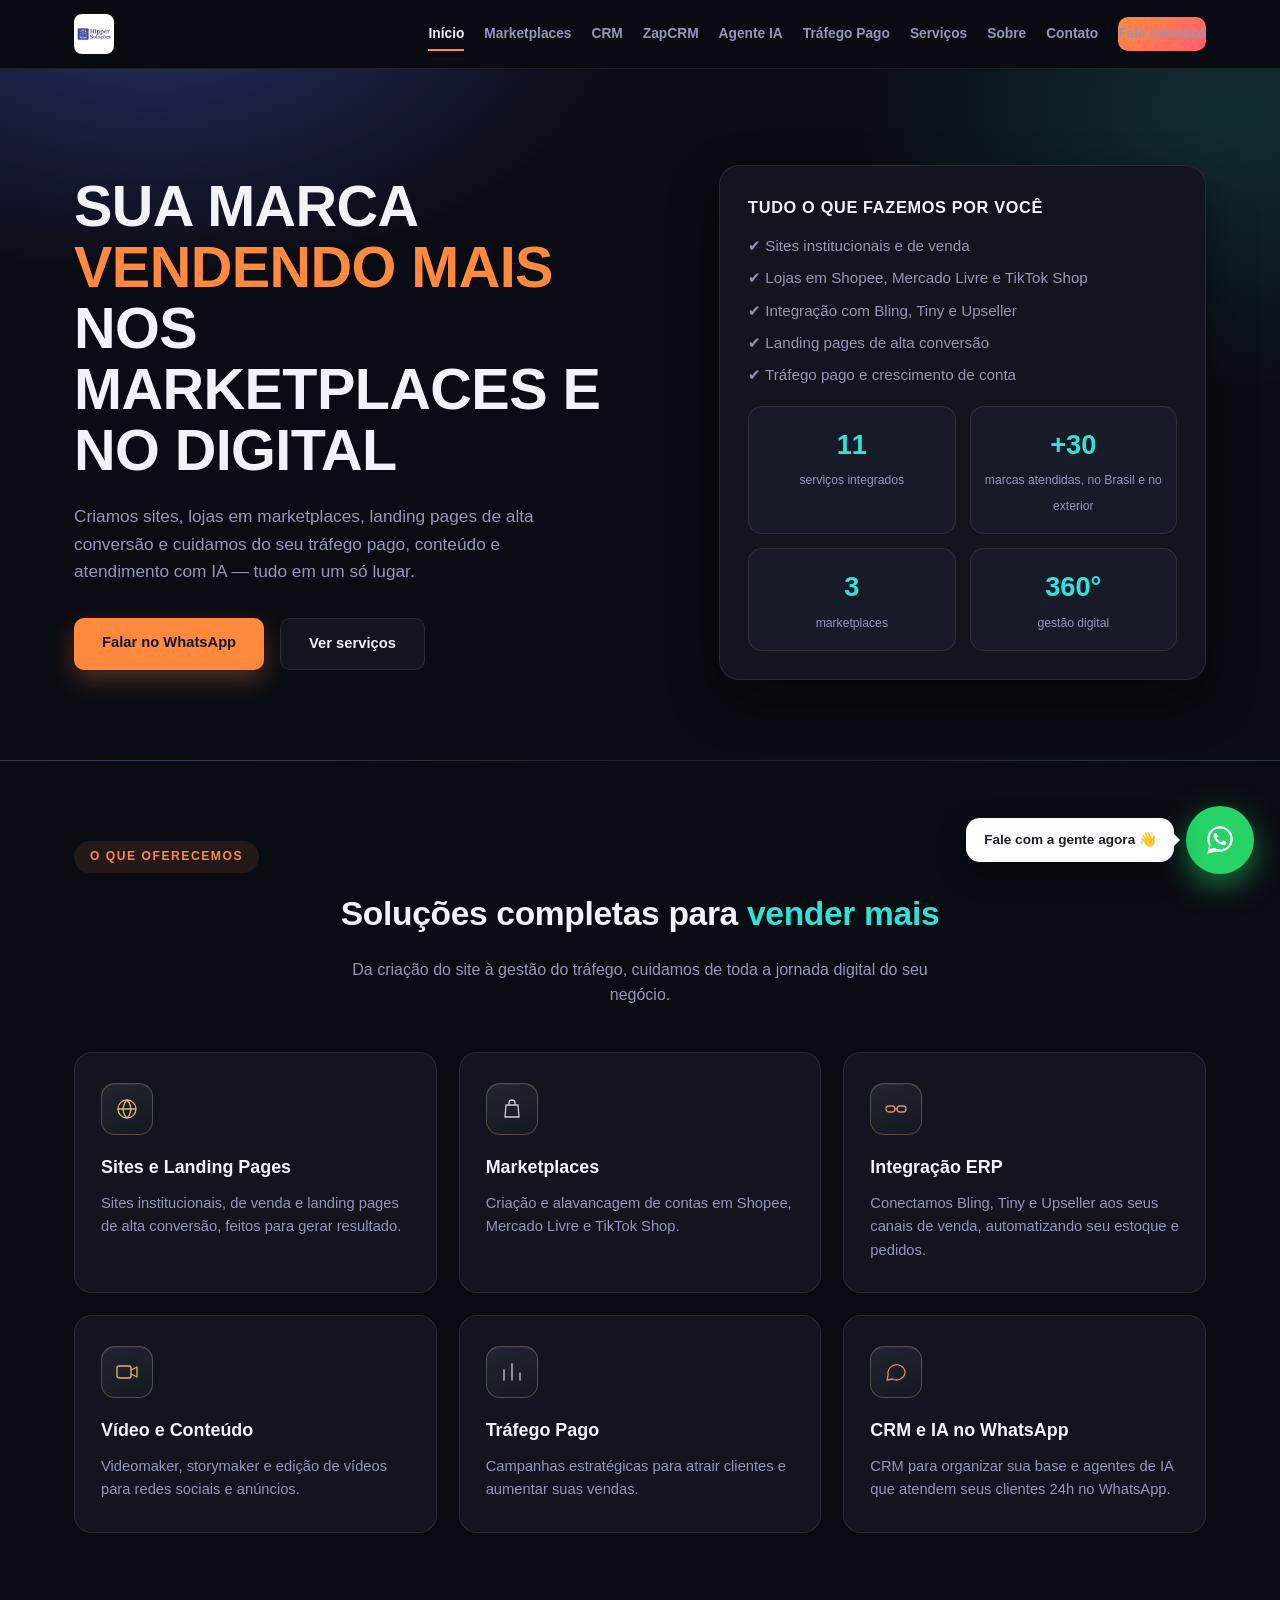
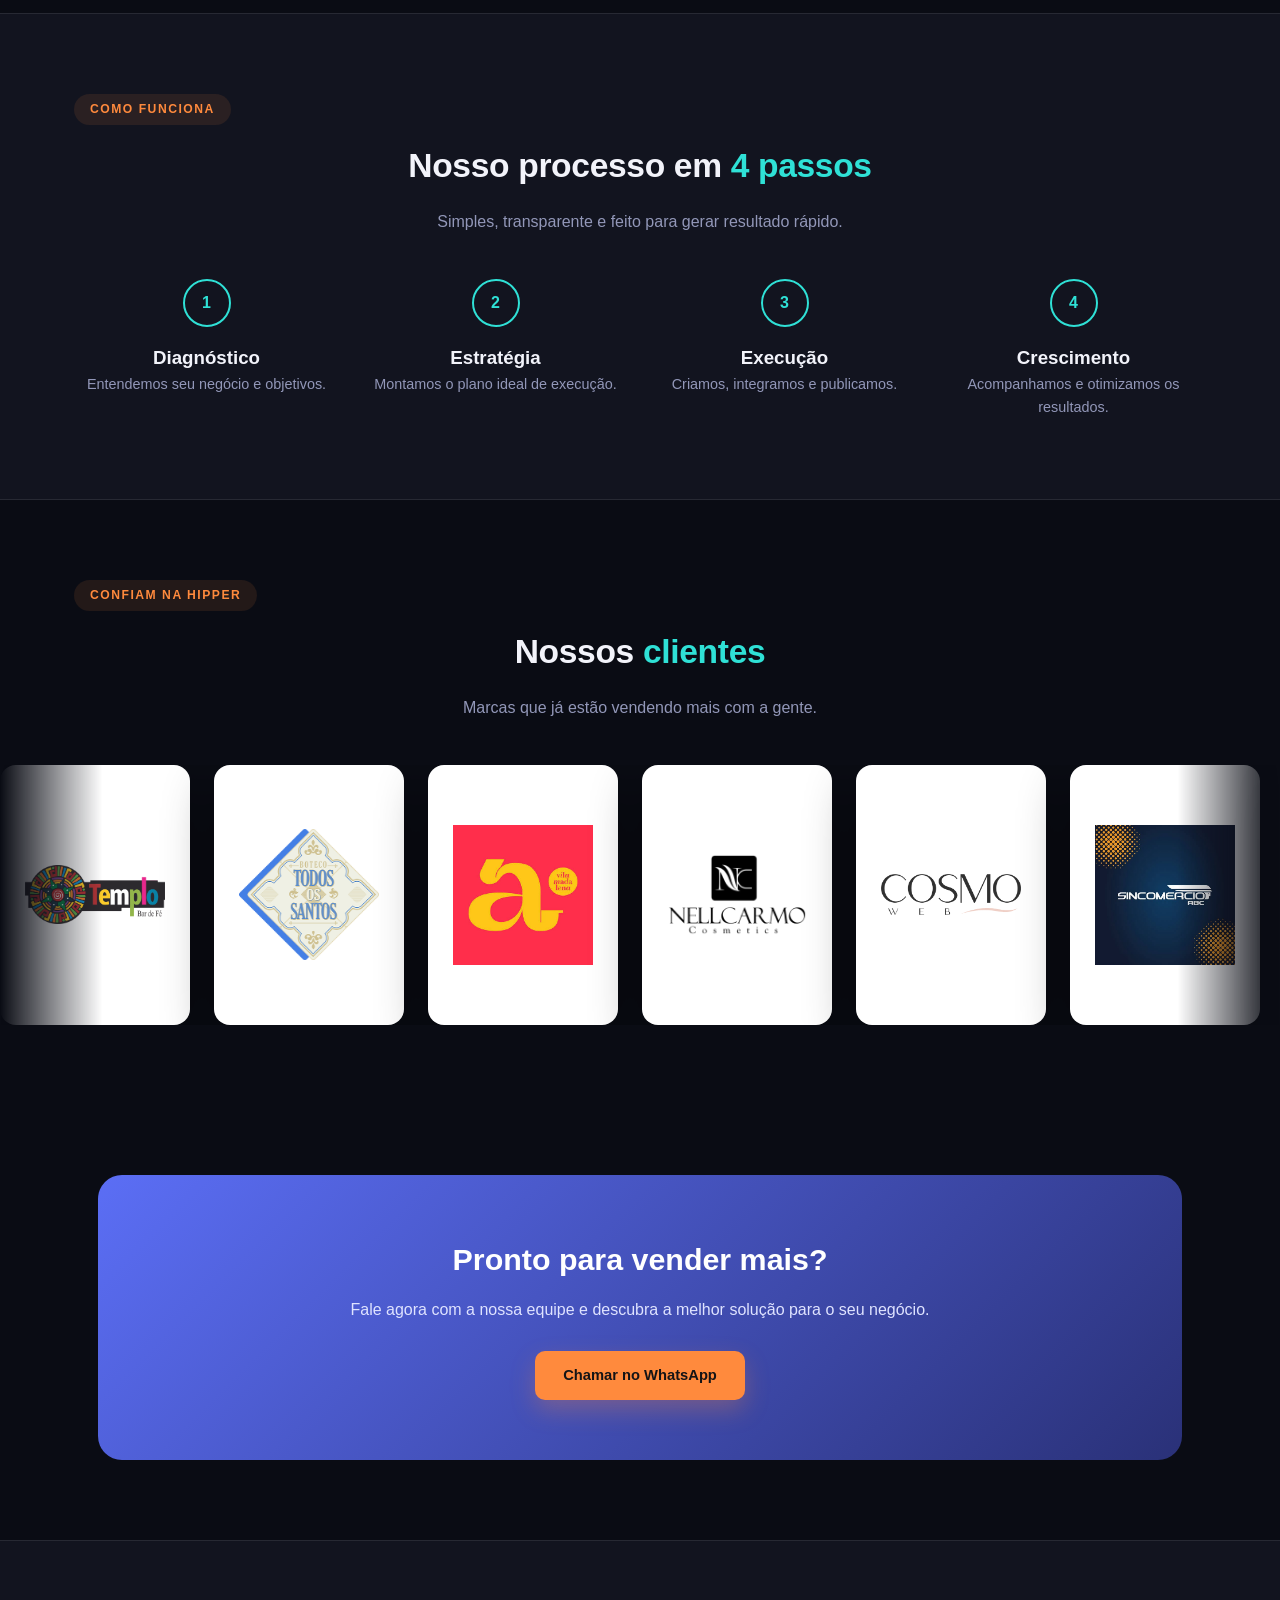
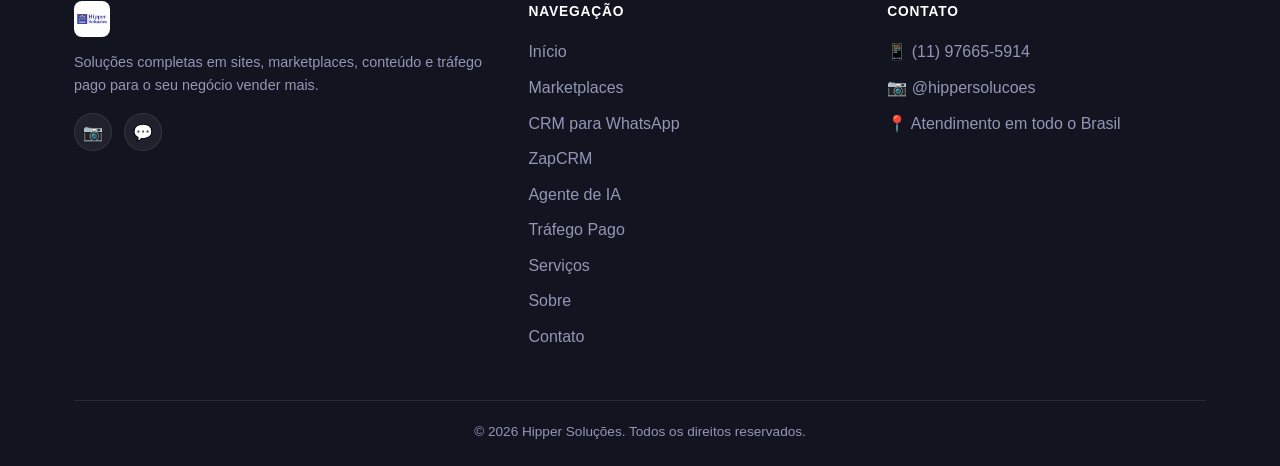
<file: index.html>
<!DOCTYPE html>
<html lang="pt-BR">
<head>
<!-- Google tag (gtag.js) -->
<script async src="https://www.googletagmanager.com/gtag/js?id=G-HLM7G4MR8B"></script>
<script>
  window.dataLayer = window.dataLayer || [];
  function gtag(){dataLayer.push(arguments);}
  gtag("js", new Date());
  gtag("config", "G-HLM7G4MR8B");
</script>
<meta charset="UTF-8">
<meta name="viewport" content="width=device-width, initial-scale=1.0">
<title>Hipper Soluções | Marketplaces, Sites e Tráfego Pago</title>
<meta name="description" content="Hipper Soluções: criação de sites, lojas em marketplaces, integração ERP, landing pages, gestão de tráfego pago, CRM e agentes de IA para WhatsApp.">
<link rel="icon" href="assets/logo.png">
<link rel="stylesheet" href="css/style.css">
</head>
<body>

<header>
  <div class="container navbar">
    <a href="index.html" class="logo">
      <img src="assets/logo.png" alt="Hipper Soluções">
    </a>
    <nav class="nav-links">
      <a href="index.html" class="active">Início</a>
      <a href="marketplaces.html">Marketplaces</a>
      <a href="crm-whatsapp.html">CRM</a>
      <a href="zapcrm.html">ZapCRM</a>
      <a href="ia-whatsapp.html">Agente IA</a>
      <a href="trafego-pago.html">Tráfego Pago</a>
      <a href="servicos.html">Serviços</a>
      <a href="sobre.html">Sobre</a>
      <a href="contato.html">Contato</a>
      <a href="contato.html" class="btn btn-cta">Fale conosco</a>
    </nav>
    <button class="menu-toggle" aria-label="Abrir menu">
      <span></span><span></span><span></span>
    </button>
  </div>
</header>

<section class="hero">
  <div class="container hero-grid">
    <div>
      <h1>Sua marca <span>vendendo mais</span> nos marketplaces e no digital</h1>
      <p>Criamos sites, lojas em marketplaces, landing pages de alta conversão e cuidamos do seu tráfego pago, conteúdo e atendimento com IA — tudo em um só lugar.</p>
      <div class="hero-buttons">
        <a href="https://wa.me/5511976655914" target="_blank" class="btn btn-primary">Falar no WhatsApp</a>
        <a href="servicos.html" class="btn btn-outline">Ver serviços</a>
      </div>
    </div>
    <div class="hero-card">
      <h3>Tudo o que fazemos por você</h3>
      <ul style="color:var(--texto-claro); font-size:.95rem; display:grid; gap:8px;">
        <li>✔ Sites institucionais e de venda</li>
        <li>✔ Lojas em Shopee, Mercado Livre e TikTok Shop</li>
        <li>✔ Integração com Bling, Tiny e Upseller</li>
        <li>✔ Landing pages de alta conversão</li>
        <li>✔ Tráfego pago e crescimento de conta</li>
      </ul>
      <div class="mini-stats">
        <div class="mini-stat"><b>11</b><span>serviços integrados</span></div>
        <div class="mini-stat"><b>+30</b><span>marcas atendidas, no Brasil e no exterior</span></div>
        <div class="mini-stat"><b>3</b><span>marketplaces</span></div>
        <div class="mini-stat"><b>360°</b><span>gestão digital</span></div>
      </div>
    </div>
  </div>
</section>

<section>
  <div class="container">
    <div class="section-tag center">O que oferecemos</div>
    <h2 class="section-title center">Soluções completas para <span>vender mais</span></h2>
    <p class="section-desc center">Da criação do site à gestão do tráfego, cuidamos de toda a jornada digital do seu negócio.</p>

    <div class="grid-3">
      <div class="card">
        <div class="card-icon-luxo icon-ouro">
          <svg viewBox="0 0 24 24" fill="none" stroke="currentColor" stroke-width="1.3" stroke-linecap="round" stroke-linejoin="round"><circle cx="12" cy="12" r="9"/><path d="M3 12h18"/><path d="M12 3c2.5 2.5 3.8 5.6 3.8 9s-1.3 6.5-3.8 9c-2.5-2.5-3.8-5.6-3.8-9s1.3-6.5 3.8-9z"/></svg>
        </div>
        <h3>Sites e Landing Pages</h3>
        <p>Sites institucionais, de venda e landing pages de alta conversão, feitos para gerar resultado.</p>
      </div>
      <div class="card">
        <div class="card-icon-luxo icon-prata">
          <svg viewBox="0 0 24 24" fill="none" stroke="currentColor" stroke-width="1.3" stroke-linecap="round" stroke-linejoin="round"><path d="M6 8h12l1 12H5L6 8z"/><path d="M9 8V6a3 3 0 016 0v2"/></svg>
        </div>
        <h3>Marketplaces</h3>
        <p>Criação e alavancagem de contas em Shopee, Mercado Livre e TikTok Shop.</p>
      </div>
      <div class="card">
        <div class="card-icon-luxo icon-cobre">
          <svg viewBox="0 0 24 24" fill="none" stroke="currentColor" stroke-width="1.3" stroke-linecap="round" stroke-linejoin="round"><rect x="2" y="9" width="9" height="6" rx="3"/><rect x="13" y="9" width="9" height="6" rx="3"/><path d="M11 12h2"/></svg>
        </div>
        <h3>Integração ERP</h3>
        <p>Conectamos Bling, Tiny e Upseller aos seus canais de venda, automatizando seu estoque e pedidos.</p>
      </div>
      <div class="card">
        <div class="card-icon-luxo icon-ouro">
          <svg viewBox="0 0 24 24" fill="none" stroke="currentColor" stroke-width="1.3" stroke-linecap="round" stroke-linejoin="round"><rect x="2" y="6" width="14" height="12" rx="2"/><path d="M16 10l6-3v10l-6-3"/></svg>
        </div>
        <h3>Vídeo e Conteúdo</h3>
        <p>Videomaker, storymaker e edição de vídeos para redes sociais e anúncios.</p>
      </div>
      <div class="card">
        <div class="card-icon-luxo icon-prata">
          <svg viewBox="0 0 24 24" fill="none" stroke="currentColor" stroke-width="1.3" stroke-linecap="round" stroke-linejoin="round"><path d="M4 20V10"/><path d="M12 20V4"/><path d="M20 20v-7"/></svg>
        </div>
        <h3>Tráfego Pago</h3>
        <p>Campanhas estratégicas para atrair clientes e aumentar suas vendas.</p>
      </div>
      <div class="card">
        <div class="card-icon-luxo icon-cobre">
          <svg viewBox="0 0 24 24" fill="none" stroke="currentColor" stroke-width="1.3" stroke-linecap="round" stroke-linejoin="round"><path d="M21 11.5a8.5 8.5 0 01-12.4 7.5L3 20l1.1-5A8.5 8.5 0 1121 11.5z"/></svg>
        </div>
        <h3>CRM e IA no WhatsApp</h3>
        <p>CRM para organizar sua base e agentes de IA que atendem seus clientes 24h no WhatsApp.</p>
      </div>
    </div>
  </div>
</section>

<section style="background:var(--surface); border-top:1px solid var(--linha); border-bottom:1px solid var(--linha);">
  <div class="container">
    <div class="section-tag center">Como funciona</div>
    <h2 class="section-title center">Nosso processo em <span>4 passos</span></h2>
    <p class="section-desc center">Simples, transparente e feito para gerar resultado rápido.</p>
    <div class="processo">
      <div class="processo-item">
        <div class="processo-num">1</div>
        <h3>Diagnóstico</h3>
        <p style="color:var(--texto-claro); font-size:.9rem;">Entendemos seu negócio e objetivos.</p>
      </div>
      <div class="processo-item">
        <div class="processo-num">2</div>
        <h3>Estratégia</h3>
        <p style="color:var(--texto-claro); font-size:.9rem;">Montamos o plano ideal de execução.</p>
      </div>
      <div class="processo-item">
        <div class="processo-num">3</div>
        <h3>Execução</h3>
        <p style="color:var(--texto-claro); font-size:.9rem;">Criamos, integramos e publicamos.</p>
      </div>
      <div class="processo-item">
        <div class="processo-num">4</div>
        <h3>Crescimento</h3>
        <p style="color:var(--texto-claro); font-size:.9rem;">Acompanhamos e otimizamos os resultados.</p>
      </div>
    </div>
  </div>
</section>

<section class="clientes-section">
  <div class="container">
    <div class="section-tag center">Confiam na Hipper</div>
    <h2 class="section-title center">Nossos <span>clientes</span></h2>
    <p class="section-desc center">Marcas que já estão vendendo mais com a gente.</p>
  </div>
  <div class="clientes-marquee">
    <div class="clientes-track">
      <div class="cliente-logo"><img src="assets/cliente-bar-templo.png" alt="Templo Bar de Fé"></div>
      <div class="cliente-logo"><img src="assets/cliente-todos-os-santos.png" alt="Boteco Todos os Santos"></div>
      <div class="cliente-logo"><img src="assets/cliente-praca-a.jpg" alt="Praça A"></div>
      <div class="cliente-logo"><img src="assets/cliente-nellcarmo.png" alt="NellCarmo Cosmetics"></div>
      <div class="cliente-logo"><img src="assets/cliente-cosmoweb.png" alt="Cosmo Web"></div>
      <div class="cliente-logo"><img src="assets/cliente-sincomercio.jpg" alt="Sincomércio ABC"></div>
      <div class="cliente-logo"><img src="assets/cliente-gtwvoip.jpg" alt="GTW VOIP"></div>
      <div class="cliente-logo"><img src="assets/cliente-qsolutions.jpg" alt="Q Solutions"></div>
      <div class="cliente-logo"><img src="assets/cliente-carnau.jpg" alt="Carnau Bar"></div>
      <div class="cliente-logo"><img src="assets/cliente-lupharma.png" alt="Lupharma"></div>
      <div class="cliente-logo"><img src="assets/cliente-lionswig.png" alt="Lionswig"></div>
      <div class="cliente-logo"><img src="assets/cliente-bar-templo.png" alt="Templo Bar de Fé"></div>
      <div class="cliente-logo"><img src="assets/cliente-todos-os-santos.png" alt="Boteco Todos os Santos"></div>
      <div class="cliente-logo"><img src="assets/cliente-praca-a.jpg" alt="Praça A"></div>
      <div class="cliente-logo"><img src="assets/cliente-nellcarmo.png" alt="NellCarmo Cosmetics"></div>
      <div class="cliente-logo"><img src="assets/cliente-cosmoweb.png" alt="Cosmo Web"></div>
      <div class="cliente-logo"><img src="assets/cliente-sincomercio.jpg" alt="Sincomércio ABC"></div>
      <div class="cliente-logo"><img src="assets/cliente-gtwvoip.jpg" alt="GTW VOIP"></div>
      <div class="cliente-logo"><img src="assets/cliente-qsolutions.jpg" alt="Q Solutions"></div>
      <div class="cliente-logo"><img src="assets/cliente-carnau.jpg" alt="Carnau Bar"></div>
      <div class="cliente-logo"><img src="assets/cliente-lupharma.png" alt="Lupharma"></div>
      <div class="cliente-logo"><img src="assets/cliente-lionswig.png" alt="Lionswig"></div>
    </div>
  </div>
</section>



<section>
  <div class="container">
    <div class="cta-banda">
      <h2>Pronto para vender mais?</h2>
      <p>Fale agora com a nossa equipe e descubra a melhor solução para o seu negócio.</p>
      <a href="https://wa.me/5511976655914" target="_blank" class="btn btn-primary">Chamar no WhatsApp</a>
    </div>
  </div>
</section>

<footer>
  <div class="container">
    <div class="footer-grid">
      <div>
        <div class="footer-logo">
          <img src="assets/logo.png" alt="Hipper Soluções">
        </div>
        <p style="font-size:.9rem;">Soluções completas em sites, marketplaces, conteúdo e tráfego pago para o seu negócio vender mais.</p>
        <div class="social-row">
          <a href="https://www.instagram.com/hippersolucoes/" target="_blank" aria-label="Instagram">📷</a>
          <a href="https://wa.me/5511976655914" target="_blank" aria-label="WhatsApp">💬</a>
        </div>
      </div>
      <div>
        <h4>Navegação</h4>
        <ul>
          <li><a href="index.html">Início</a></li>
          <li><a href="marketplaces.html">Marketplaces</a></li>
          <li><a href="crm-whatsapp.html">CRM para WhatsApp</a></li>
          <li><a href="zapcrm.html">ZapCRM</a></li>
          <li><a href="ia-whatsapp.html">Agente de IA</a></li>
          <li><a href="trafego-pago.html">Tráfego Pago</a></li>
          <li><a href="servicos.html">Serviços</a></li>
          <li><a href="sobre.html">Sobre</a></li>
          <li><a href="contato.html">Contato</a></li>
        </ul>
      </div>
      <div>
        <h4>Contato</h4>
        <ul>
          <li>📱 (11) 97665-5914</li>
          <li>📷 @hippersolucoes</li>
          <li>📍 Atendimento em todo o Brasil</li>
        </ul>
      </div>
    </div>
    <div class="footer-bottom">
      © 2026 Hipper Soluções. Todos os direitos reservados.
    </div>
  </div>
</footer>

<div class="whatsapp-widget">
  <div class="whatsapp-bubble">Fale com a gente agora 👋</div>
  <a href="https://wa.me/5511976655914" target="_blank" class="whatsapp-float" aria-label="WhatsApp">
    <svg width="34" height="34" viewBox="0 0 32 32" fill="currentColor"><path d="M16.001 3C9.373 3 4 8.373 4 15c0 2.386.703 4.607 1.912 6.474L4 29l7.727-1.877A11.94 11.94 0 0016 27c6.627 0 12-5.373 12-12S22.628 3 16.001 3zm0 21.818a9.78 9.78 0 01-4.99-1.363l-.358-.213-4.583 1.113 1.127-4.462-.234-.366A9.8 9.8 0 016.182 15c0-5.415 4.404-9.818 9.819-9.818 5.415 0 9.818 4.403 9.818 9.818 0 5.415-4.403 9.818-9.818 9.818zm5.373-7.354c-.294-.147-1.738-.858-2.008-.956-.27-.098-.466-.147-.662.147-.196.294-.759.956-.931 1.152-.171.196-.343.221-.637.074-.294-.147-1.242-.458-2.365-1.462-.874-.78-1.464-1.744-1.636-2.038-.171-.294-.018-.453.129-.6.133-.132.294-.343.441-.515.147-.171.196-.294.294-.49.098-.196.049-.368-.024-.515-.074-.147-.662-1.596-.907-2.186-.239-.573-.482-.495-.662-.504l-.564-.01c-.196 0-.515.074-.784.368-.27.294-1.03 1.006-1.03 2.453 0 1.446 1.055 2.844 1.201 3.04.147.196 2.077 3.17 5.032 4.445.703.303 1.251.484 1.678.62.705.224 1.347.192 1.854.117.566-.085 1.738-.71 1.983-1.395.245-.686.245-1.274.171-1.395-.073-.122-.269-.196-.563-.343z"/></svg>
  </a>
</div>
<script src="js/script.js"></script>
</body>
</html>
</file>
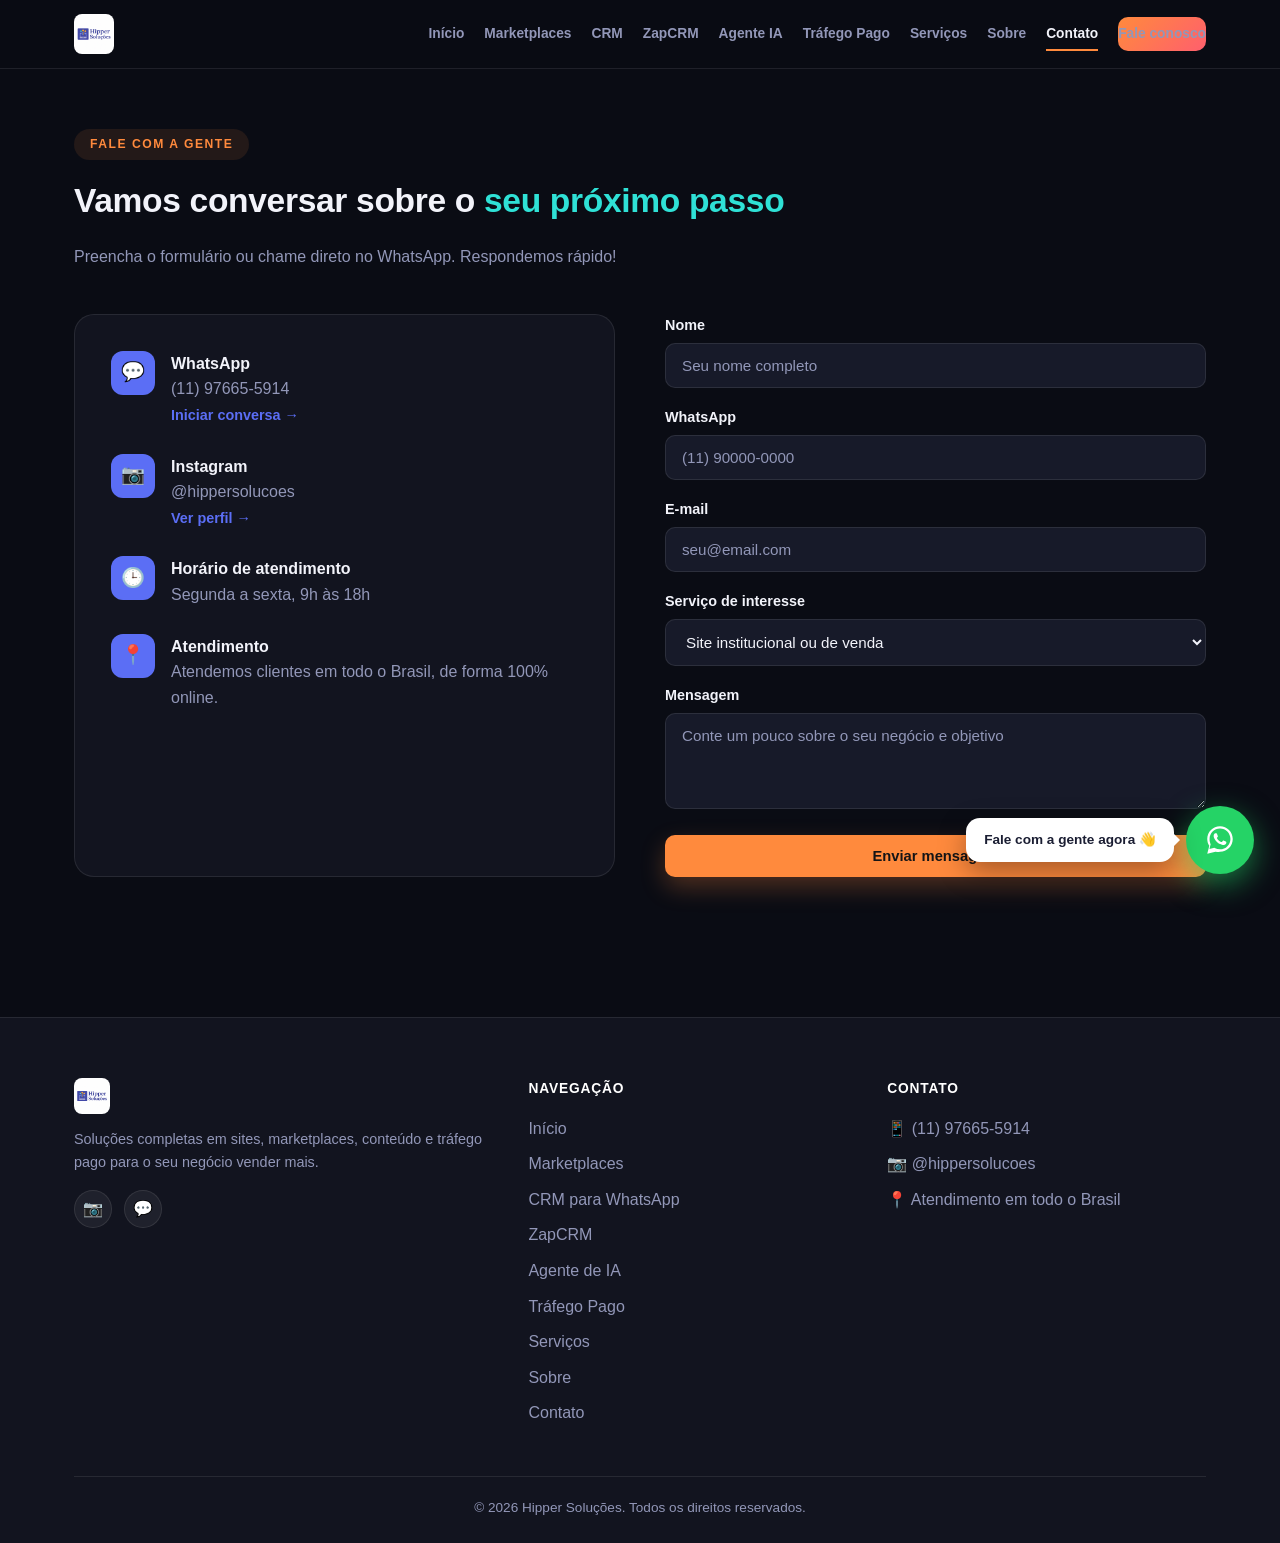
<file: contato.html>
<!DOCTYPE html>
<html lang="pt-BR">
<head>
<!-- Google tag (gtag.js) -->
<script async src="https://www.googletagmanager.com/gtag/js?id=G-HLM7G4MR8B"></script>
<script>
  window.dataLayer = window.dataLayer || [];
  function gtag(){dataLayer.push(arguments);}
  gtag("js", new Date());
  gtag("config", "G-HLM7G4MR8B");
</script>
<meta charset="UTF-8">
<meta name="viewport" content="width=device-width, initial-scale=1.0">
<title>Contato | Hipper Soluções</title>
<link rel="icon" href="assets/logo.png">
<link rel="stylesheet" href="css/style.css">
</head>
<body>

<header>
  <div class="container navbar">
    <a href="index.html" class="logo">
      <img src="assets/logo.png" alt="Hipper Soluções">
    </a>
    <nav class="nav-links">
      <a href="index.html">Início</a>
      <a href="marketplaces.html">Marketplaces</a>
      <a href="crm-whatsapp.html">CRM</a>
      <a href="zapcrm.html">ZapCRM</a>
      <a href="ia-whatsapp.html">Agente IA</a>
      <a href="trafego-pago.html">Tráfego Pago</a>
      <a href="servicos.html">Serviços</a>
      <a href="sobre.html">Sobre</a>
      <a href="contato.html" class="active">Contato</a>
      <a href="contato.html" class="btn btn-cta">Fale conosco</a>
    </nav>
    <button class="menu-toggle" aria-label="Abrir menu">
      <span></span><span></span><span></span>
    </button>
  </div>
</header>

<section style="padding-top:60px;">
  <div class="container">
    <div class="section-tag">Fale com a gente</div>
    <h1 class="section-title">Vamos conversar sobre o <span>seu próximo passo</span></h1>
    <p class="section-desc">Preencha o formulário ou chame direto no WhatsApp. Respondemos rápido!</p>

    <div class="contato-grid">
      <div class="contato-card">
        <div class="contato-info-item">
          <div class="dot">💬</div>
          <div>
            <h3 style="font-size:1rem;">WhatsApp</h3>
            <p style="color:var(--texto-claro);">(11) 97665-5914</p>
            <a href="https://wa.me/5511976655914" target="_blank" style="color:var(--azul-royal); font-weight:600; font-size:.9rem;">Iniciar conversa →</a>
          </div>
        </div>
        <div class="contato-info-item">
          <div class="dot">📷</div>
          <div>
            <h3 style="font-size:1rem;">Instagram</h3>
            <p style="color:var(--texto-claro);">@hippersolucoes</p>
            <a href="https://www.instagram.com/hippersolucoes/" target="_blank" style="color:var(--azul-royal); font-weight:600; font-size:.9rem;">Ver perfil →</a>
          </div>
        </div>
        <div class="contato-info-item">
          <div class="dot">🕒</div>
          <div>
            <h3 style="font-size:1rem;">Horário de atendimento</h3>
            <p style="color:var(--texto-claro);">Segunda a sexta, 9h às 18h</p>
          </div>
        </div>
        <div class="contato-info-item">
          <div class="dot">📍</div>
          <div>
            <h3 style="font-size:1rem;">Atendimento</h3>
            <p style="color:var(--texto-claro);">Atendemos clientes em todo o Brasil, de forma 100% online.</p>
          </div>
        </div>
      </div>

      <div>
        <form class="contato-form">
          <div class="form-group">
            <label for="nome">Nome</label>
            <input type="text" id="nome" name="nome" placeholder="Seu nome completo" required>
          </div>
          <div class="form-group">
            <label for="whatsapp">WhatsApp</label>
            <input type="tel" id="whatsapp" name="whatsapp" placeholder="(11) 90000-0000" required>
          </div>
          <div class="form-group">
            <label for="email">E-mail</label>
            <input type="email" id="email" name="email" placeholder="seu@email.com">
          </div>
          <div class="form-group">
            <label for="servico">Serviço de interesse</label>
            <select id="servico" name="servico">
              <option>Site institucional ou de venda</option>
              <option>Criação de loja em marketplace</option>
              <option>Integração ERP (Bling, Tiny, Upseller)</option>
              <option>Landing page de alta conversão</option>
              <option>Alavancagem de conta em marketplace</option>
              <option>Videomaker / Storymaker / Edição</option>
              <option>Campanhas de tráfego pago</option>
              <option>CRM para WhatsApp</option>
              <option>Agente de IA para WhatsApp</option>
              <option>Outro</option>
            </select>
          </div>
          <div class="form-group">
            <label for="mensagem">Mensagem</label>
            <textarea id="mensagem" name="mensagem" rows="4" placeholder="Conte um pouco sobre o seu negócio e objetivo"></textarea>
          </div>
          <button type="submit" class="btn btn-primary" style="width:100%;">Enviar mensagem</button>
        </form>
      </div>
    </div>
  </div>
</section>

<footer style="margin-top:60px;">
  <div class="container">
    <div class="footer-grid">
      <div>
        <div class="footer-logo">
          <img src="assets/logo.png" alt="Hipper Soluções">
        </div>
        <p style="font-size:.9rem;">Soluções completas em sites, marketplaces, conteúdo e tráfego pago para o seu negócio vender mais.</p>
        <div class="social-row">
          <a href="https://www.instagram.com/hippersolucoes/" target="_blank" aria-label="Instagram">📷</a>
          <a href="https://wa.me/5511976655914" target="_blank" aria-label="WhatsApp">💬</a>
        </div>
      </div>
      <div>
        <h4>Navegação</h4>
        <ul>
          <li><a href="index.html">Início</a></li>
          <li><a href="marketplaces.html">Marketplaces</a></li>
          <li><a href="crm-whatsapp.html">CRM para WhatsApp</a></li>
          <li><a href="zapcrm.html">ZapCRM</a></li>
          <li><a href="ia-whatsapp.html">Agente de IA</a></li>
          <li><a href="trafego-pago.html">Tráfego Pago</a></li>
          <li><a href="servicos.html">Serviços</a></li>
          <li><a href="sobre.html">Sobre</a></li>
          <li><a href="contato.html">Contato</a></li>
        </ul>
      </div>
      <div>
        <h4>Contato</h4>
        <ul>
          <li>📱 (11) 97665-5914</li>
          <li>📷 @hippersolucoes</li>
          <li>📍 Atendimento em todo o Brasil</li>
        </ul>
      </div>
    </div>
    <div class="footer-bottom">
      © 2026 Hipper Soluções. Todos os direitos reservados.
    </div>
  </div>
</footer>

<div class="whatsapp-widget">
  <div class="whatsapp-bubble">Fale com a gente agora 👋</div>
  <a href="https://wa.me/5511976655914" target="_blank" class="whatsapp-float" aria-label="WhatsApp">
    <svg width="34" height="34" viewBox="0 0 32 32" fill="currentColor"><path d="M16.001 3C9.373 3 4 8.373 4 15c0 2.386.703 4.607 1.912 6.474L4 29l7.727-1.877A11.94 11.94 0 0016 27c6.627 0 12-5.373 12-12S22.628 3 16.001 3zm0 21.818a9.78 9.78 0 01-4.99-1.363l-.358-.213-4.583 1.113 1.127-4.462-.234-.366A9.8 9.8 0 016.182 15c0-5.415 4.404-9.818 9.819-9.818 5.415 0 9.818 4.403 9.818 9.818 0 5.415-4.403 9.818-9.818 9.818zm5.373-7.354c-.294-.147-1.738-.858-2.008-.956-.27-.098-.466-.147-.662.147-.196.294-.759.956-.931 1.152-.171.196-.343.221-.637.074-.294-.147-1.242-.458-2.365-1.462-.874-.78-1.464-1.744-1.636-2.038-.171-.294-.018-.453.129-.6.133-.132.294-.343.441-.515.147-.171.196-.294.294-.49.098-.196.049-.368-.024-.515-.074-.147-.662-1.596-.907-2.186-.239-.573-.482-.495-.662-.504l-.564-.01c-.196 0-.515.074-.784.368-.27.294-1.03 1.006-1.03 2.453 0 1.446 1.055 2.844 1.201 3.04.147.196 2.077 3.17 5.032 4.445.703.303 1.251.484 1.678.62.705.224 1.347.192 1.854.117.566-.085 1.738-.71 1.983-1.395.245-.686.245-1.274.171-1.395-.073-.122-.269-.196-.563-.343z"/></svg>
  </a>
</div>
<script src="js/script.js"></script>
<script>
  document.querySelector('.contato-form').addEventListener('submit', function(e){
    e.preventDefault();
    const nome = document.getElementById('nome').value;
    const servico = document.getElementById('servico').value;
    const mensagem = document.getElementById('mensagem').value;
    const texto = encodeURIComponent(`Olá! Meu nome é ${nome}. Tenho interesse em: ${servico}. ${mensagem}`);
    if (typeof gtag === 'function') gtag('event', 'whatsapp_click', {pagina: 'contato.html', origem: 'formulario'});
    window.open(`https://wa.me/5511976655914?text=${texto}`, '_blank');
  });
</script>
</body>
</html>
</file>
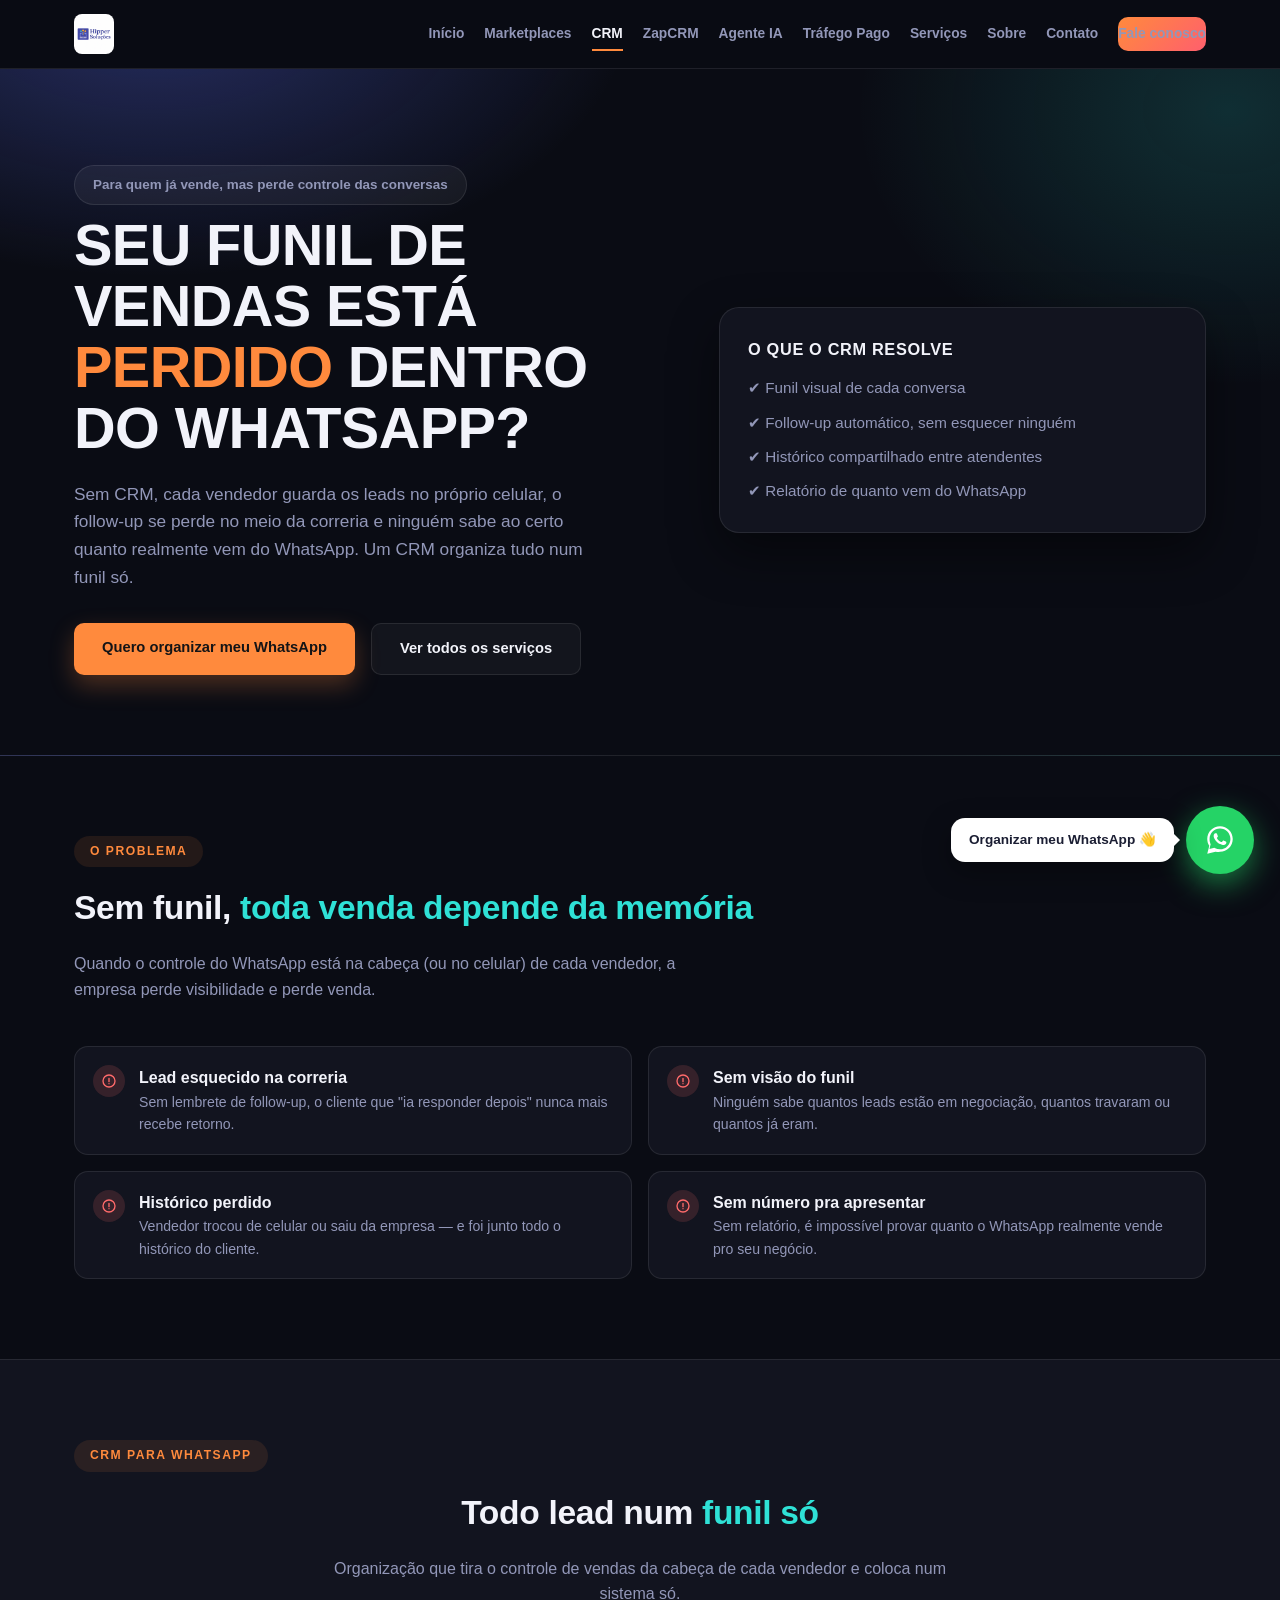
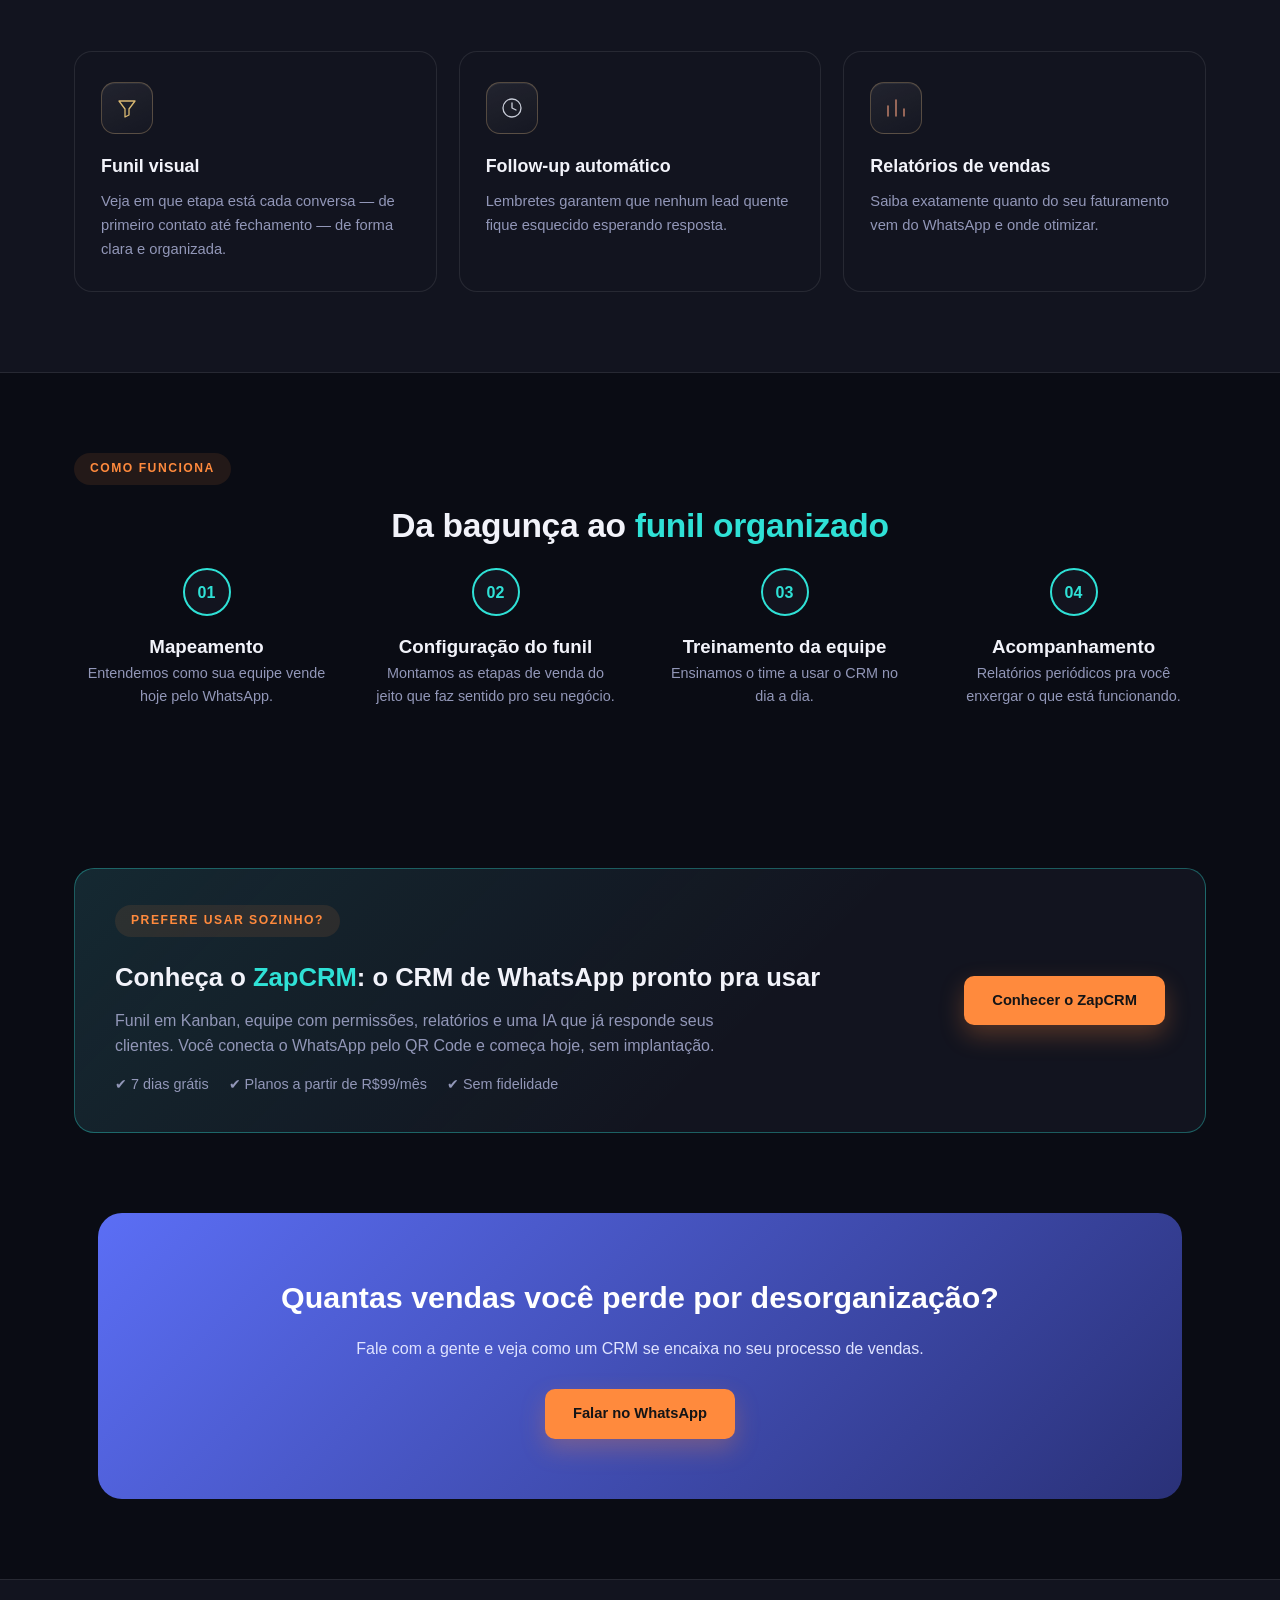
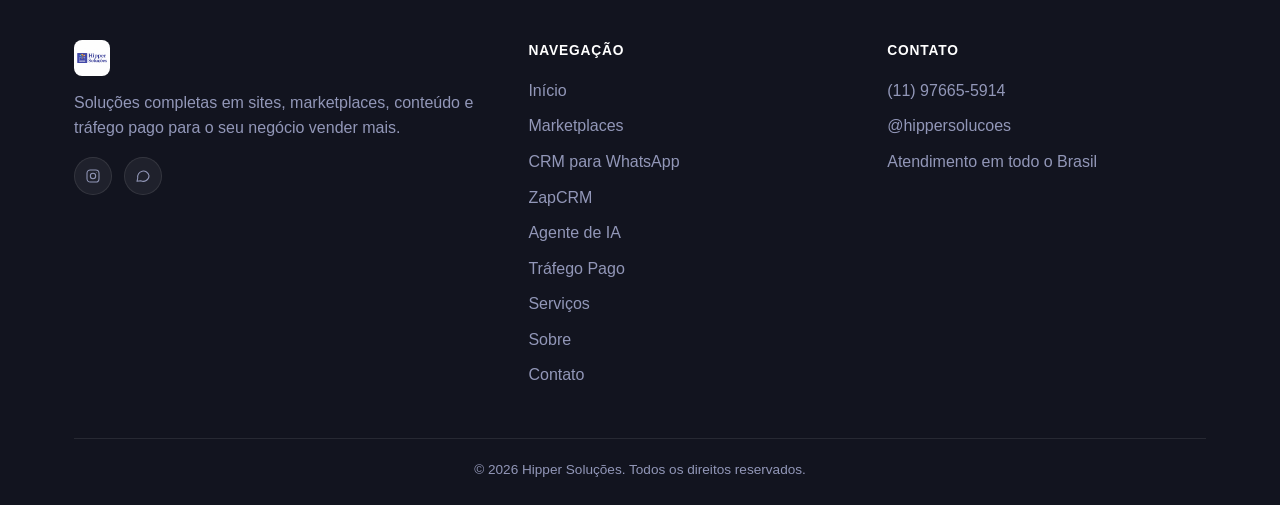
<file: crm-whatsapp.html>
<!DOCTYPE html>
<html lang="pt-BR">
<head>
<!-- Google tag (gtag.js) -->
<script async src="https://www.googletagmanager.com/gtag/js?id=G-HLM7G4MR8B"></script>
<script>
  window.dataLayer = window.dataLayer || [];
  function gtag(){dataLayer.push(arguments);}
  gtag("js", new Date());
  gtag("config", "G-HLM7G4MR8B");
</script>
<meta charset="UTF-8">
<meta name="viewport" content="width=device-width, initial-scale=1.0">
<title>CRM para WhatsApp | Hipper Soluções</title>
<meta name="description" content="CRM para WhatsApp: organize seu funil de vendas, follow-up e histórico de conversas — pare de perder venda por desorganização.">
<link rel="icon" href="assets/logo.png">
<link rel="stylesheet" href="css/style.css">
</head>
<body>

<header>
  <div class="container navbar">
    <a href="index.html" class="logo">
      <img src="assets/logo.png" alt="Hipper Soluções">
    </a>
    <nav class="nav-links">
      <a href="index.html">Início</a>
      <a href="marketplaces.html">Marketplaces</a>
      <a href="crm-whatsapp.html" class="active">CRM</a>
      <a href="zapcrm.html">ZapCRM</a>
      <a href="ia-whatsapp.html">Agente IA</a>
      <a href="trafego-pago.html">Tráfego Pago</a>
      <a href="servicos.html">Serviços</a>
      <a href="sobre.html">Sobre</a>
      <a href="contato.html">Contato</a>
      <a href="contato.html" class="btn btn-cta">Fale conosco</a>
    </nav>
    <button class="menu-toggle" aria-label="Abrir menu">
      <span></span><span></span><span></span>
    </button>
  </div>
</header>

<section class="hero">
  <div class="container hero-grid">
    <div>
      <div class="publico-pill">Para quem já vende, mas perde controle das conversas</div>
      <h1>Seu funil de vendas está <span>perdido</span> dentro do WhatsApp?</h1>
      <p>Sem CRM, cada vendedor guarda os leads no próprio celular, o follow-up se perde no meio da correria e ninguém sabe ao certo quanto realmente vem do WhatsApp. Um CRM organiza tudo num funil só.</p>
      <div class="hero-buttons">
        <a href="https://wa.me/5511976655914?text=Ol%C3%A1!%20Quero%20organizar%20meu%20funil%20de%20vendas%20no%20WhatsApp." target="_blank" class="btn btn-primary">Quero organizar meu WhatsApp</a>
        <a href="servicos.html" class="btn btn-outline">Ver todos os serviços</a>
      </div>
    </div>
    <div class="hero-card">
      <h3>O que o CRM resolve</h3>
      <ul style="color:var(--texto-claro); font-size:.95rem; display:grid; gap:10px;">
        <li>✔ Funil visual de cada conversa</li>
        <li>✔ Follow-up automático, sem esquecer ninguém</li>
        <li>✔ Histórico compartilhado entre atendentes</li>
        <li>✔ Relatório de quanto vem do WhatsApp</li>
      </ul>
    </div>
  </div>
</section>

<section>
  <div class="container">
    <div class="section-tag">O problema</div>
    <h2 class="section-title">Sem funil, <span>toda venda depende da memória</span></h2>
    <p class="section-desc">Quando o controle do WhatsApp está na cabeça (ou no celular) de cada vendedor, a empresa perde visibilidade e perde venda.</p>

    <div class="valores">
      <div class="valor-item">
        <div class="dot dot-alerta">
          <svg viewBox="0 0 24 24" fill="none" stroke="currentColor" stroke-width="2" stroke-linecap="round" stroke-linejoin="round"><circle cx="12" cy="12" r="9"/><path d="M12 8v5M12 16h.01"/></svg>
        </div>
        <div>
          <h3 style="font-size:1rem;">Lead esquecido na correria</h3>
          <p style="color:var(--texto-claro); font-size:.88rem;">Sem lembrete de follow-up, o cliente que "ia responder depois" nunca mais recebe retorno.</p>
        </div>
      </div>
      <div class="valor-item">
        <div class="dot dot-alerta">
          <svg viewBox="0 0 24 24" fill="none" stroke="currentColor" stroke-width="2" stroke-linecap="round" stroke-linejoin="round"><circle cx="12" cy="12" r="9"/><path d="M12 8v5M12 16h.01"/></svg>
        </div>
        <div>
          <h3 style="font-size:1rem;">Sem visão do funil</h3>
          <p style="color:var(--texto-claro); font-size:.88rem;">Ninguém sabe quantos leads estão em negociação, quantos travaram ou quantos já eram.</p>
        </div>
      </div>
      <div class="valor-item">
        <div class="dot dot-alerta">
          <svg viewBox="0 0 24 24" fill="none" stroke="currentColor" stroke-width="2" stroke-linecap="round" stroke-linejoin="round"><circle cx="12" cy="12" r="9"/><path d="M12 8v5M12 16h.01"/></svg>
        </div>
        <div>
          <h3 style="font-size:1rem;">Histórico perdido</h3>
          <p style="color:var(--texto-claro); font-size:.88rem;">Vendedor trocou de celular ou saiu da empresa — e foi junto todo o histórico do cliente.</p>
        </div>
      </div>
      <div class="valor-item">
        <div class="dot dot-alerta">
          <svg viewBox="0 0 24 24" fill="none" stroke="currentColor" stroke-width="2" stroke-linecap="round" stroke-linejoin="round"><circle cx="12" cy="12" r="9"/><path d="M12 8v5M12 16h.01"/></svg>
        </div>
        <div>
          <h3 style="font-size:1rem;">Sem número pra apresentar</h3>
          <p style="color:var(--texto-claro); font-size:.88rem;">Sem relatório, é impossível provar quanto o WhatsApp realmente vende pro seu negócio.</p>
        </div>
      </div>
    </div>
  </div>
</section>

<section style="background:var(--surface); border-top:1px solid var(--linha); border-bottom:1px solid var(--linha);">
  <div class="container">
    <div class="section-tag center">CRM para WhatsApp</div>
    <h2 class="section-title center">Todo lead num <span>funil só</span></h2>
    <p class="section-desc center">Organização que tira o controle de vendas da cabeça de cada vendedor e coloca num sistema só.</p>

    <div class="grid-3">
      <div class="card">
        <div class="card-icon-luxo icon-ouro">
          <svg viewBox="0 0 24 24" fill="none" stroke="currentColor" stroke-width="1.3" stroke-linecap="round" stroke-linejoin="round"><path d="M4 5h16l-6 8v6l-4 2v-8L4 5z"/></svg>
        </div>
        <h3>Funil visual</h3>
        <p>Veja em que etapa está cada conversa — de primeiro contato até fechamento — de forma clara e organizada.</p>
      </div>
      <div class="card">
        <div class="card-icon-luxo icon-prata">
          <svg viewBox="0 0 24 24" fill="none" stroke="currentColor" stroke-width="1.3" stroke-linecap="round" stroke-linejoin="round"><circle cx="12" cy="12" r="9"/><path d="M12 7v5l4 2"/></svg>
        </div>
        <h3>Follow-up automático</h3>
        <p>Lembretes garantem que nenhum lead quente fique esquecido esperando resposta.</p>
      </div>
      <div class="card">
        <div class="card-icon-luxo icon-cobre">
          <svg viewBox="0 0 24 24" fill="none" stroke="currentColor" stroke-width="1.3" stroke-linecap="round" stroke-linejoin="round"><path d="M4 20V10"/><path d="M12 20V4"/><path d="M20 20v-7"/></svg>
        </div>
        <h3>Relatórios de vendas</h3>
        <p>Saiba exatamente quanto do seu faturamento vem do WhatsApp e onde otimizar.</p>
      </div>
    </div>
  </div>
</section>

<section>
  <div class="container">
    <div class="section-tag center">Como funciona</div>
    <h2 class="section-title center">Da bagunça ao <span>funil organizado</span></h2>
    <div class="processo">
      <div class="processo-item">
        <div class="processo-num">01</div>
        <h3>Mapeamento</h3>
        <p style="color:var(--texto-claro); font-size:.9rem;">Entendemos como sua equipe vende hoje pelo WhatsApp.</p>
      </div>
      <div class="processo-item">
        <div class="processo-num">02</div>
        <h3>Configuração do funil</h3>
        <p style="color:var(--texto-claro); font-size:.9rem;">Montamos as etapas de venda do jeito que faz sentido pro seu negócio.</p>
      </div>
      <div class="processo-item">
        <div class="processo-num">03</div>
        <h3>Treinamento da equipe</h3>
        <p style="color:var(--texto-claro); font-size:.9rem;">Ensinamos o time a usar o CRM no dia a dia.</p>
      </div>
      <div class="processo-item">
        <div class="processo-num">04</div>
        <h3>Acompanhamento</h3>
        <p style="color:var(--texto-claro); font-size:.9rem;">Relatórios periódicos pra você enxergar o que está funcionando.</p>
      </div>
    </div>
  </div>
</section>

<section class="zap-sugestao-sec">
  <div class="container">
    <a href="zapcrm.html" class="zap-sugestao">
      <div>
        <div class="section-tag">Prefere usar sozinho?</div>
        <h2>Conheça o <span>ZapCRM</span>: o CRM de WhatsApp pronto pra usar</h2>
        <p>Funil em Kanban, equipe com permissões, relatórios e uma IA que já responde seus clientes. Você conecta o WhatsApp pelo QR Code e começa hoje, sem implantação.</p>
        <ul>
          <li>✔ 7 dias grátis</li>
          <li>✔ Planos a partir de R$99/mês</li>
          <li>✔ Sem fidelidade</li>
        </ul>
      </div>
      <span class="btn btn-primary">Conhecer o ZapCRM</span>
    </a>
  </div>
</section>

<section>
  <div class="container">
    <div class="cta-banda">
      <div class="cta-banda-text">
        <h2>Quantas vendas você perde por desorganização?</h2>
        <p>Fale com a gente e veja como um CRM se encaixa no seu processo de vendas.</p>
      </div>
      <a href="https://wa.me/5511976655914?text=Ol%C3%A1!%20Quero%20organizar%20meu%20funil%20de%20vendas%20no%20WhatsApp." target="_blank" class="btn btn-primary">Falar no WhatsApp</a>
    </div>
  </div>
</section>

<footer>
  <div class="container">
    <div class="footer-grid">
      <div>
        <div class="footer-logo">
          <img src="assets/logo.png" alt="Hipper Soluções">
        </div>
        <p>Soluções completas em sites, marketplaces, conteúdo e tráfego pago para o seu negócio vender mais.</p>
        <div class="social-row">
          <a href="https://www.instagram.com/hippersolucoes/" target="_blank" aria-label="Instagram">
            <svg width="16" height="16" viewBox="0 0 24 24" fill="none" stroke="currentColor" stroke-width="1.6" stroke-linecap="round" stroke-linejoin="round"><rect x="3" y="3" width="18" height="18" rx="5"/><circle cx="12" cy="12" r="4"/><circle cx="17.2" cy="6.8" r="0.6" fill="currentColor" stroke="none"/></svg>
          </a>
          <a href="https://wa.me/5511976655914" target="_blank" aria-label="WhatsApp">
            <svg width="16" height="16" viewBox="0 0 24 24" fill="none" stroke="currentColor" stroke-width="1.6" stroke-linecap="round" stroke-linejoin="round"><path d="M21 11.5a8.5 8.5 0 01-12.4 7.5L3 20l1.1-5A8.5 8.5 0 1121 11.5z"/></svg>
          </a>
        </div>
      </div>
      <div>
        <h4>Navegação</h4>
        <ul>
          <li><a href="index.html">Início</a></li>
          <li><a href="marketplaces.html">Marketplaces</a></li>
          <li><a href="crm-whatsapp.html">CRM para WhatsApp</a></li>
          <li><a href="zapcrm.html">ZapCRM</a></li>
          <li><a href="ia-whatsapp.html">Agente de IA</a></li>
          <li><a href="trafego-pago.html">Tráfego Pago</a></li>
          <li><a href="servicos.html">Serviços</a></li>
          <li><a href="sobre.html">Sobre</a></li>
          <li><a href="contato.html">Contato</a></li>
        </ul>
      </div>
      <div>
        <h4>Contato</h4>
        <ul>
          <li>(11) 97665-5914</li>
          <li>@hippersolucoes</li>
          <li>Atendimento em todo o Brasil</li>
        </ul>
      </div>
    </div>
    <div class="footer-bottom">
      © 2026 Hipper Soluções. Todos os direitos reservados.
    </div>
  </div>
</footer>

<div class="whatsapp-widget">
  <div class="whatsapp-bubble">Organizar meu WhatsApp 👋</div>
  <a href="https://wa.me/5511976655914?text=Ol%C3%A1!%20Quero%20organizar%20meu%20funil%20de%20vendas%20no%20WhatsApp." target="_blank" class="whatsapp-float" aria-label="WhatsApp">
    <svg width="34" height="34" viewBox="0 0 32 32" fill="currentColor"><path d="M16.001 3C9.373 3 4 8.373 4 15c0 2.386.703 4.607 1.912 6.474L4 29l7.727-1.877A11.94 11.94 0 0016 27c6.627 0 12-5.373 12-12S22.628 3 16.001 3zm0 21.818a9.78 9.78 0 01-4.99-1.363l-.358-.213-4.583 1.113 1.127-4.462-.234-.366A9.8 9.8 0 016.182 15c0-5.415 4.404-9.818 9.819-9.818 5.415 0 9.818 4.403 9.818 9.818 0 5.415-4.403 9.818-9.818 9.818zm5.373-7.354c-.294-.147-1.738-.858-2.008-.956-.27-.098-.466-.147-.662.147-.196.294-.759.956-.931 1.152-.171.196-.343.221-.637.074-.294-.147-1.242-.458-2.365-1.462-.874-.78-1.464-1.744-1.636-2.038-.171-.294-.018-.453.129-.6.133-.132.294-.343.441-.515.147-.171.196-.294.294-.49.098-.196.049-.368-.024-.515-.074-.147-.662-1.596-.907-2.186-.239-.573-.482-.495-.662-.504l-.564-.01c-.196 0-.515.074-.784.368-.27.294-1.03 1.006-1.03 2.453 0 1.446 1.055 2.844 1.201 3.04.147.196 2.077 3.17 5.032 4.445.703.303 1.251.484 1.678.62.705.224 1.347.192 1.854.117.566-.085 1.738-.71 1.983-1.395.245-.686.245-1.274.171-1.395-.073-.122-.269-.196-.563-.343z"/></svg>
  </a>
</div>
<script src="js/script.js"></script>
</body>
</html>
</file>
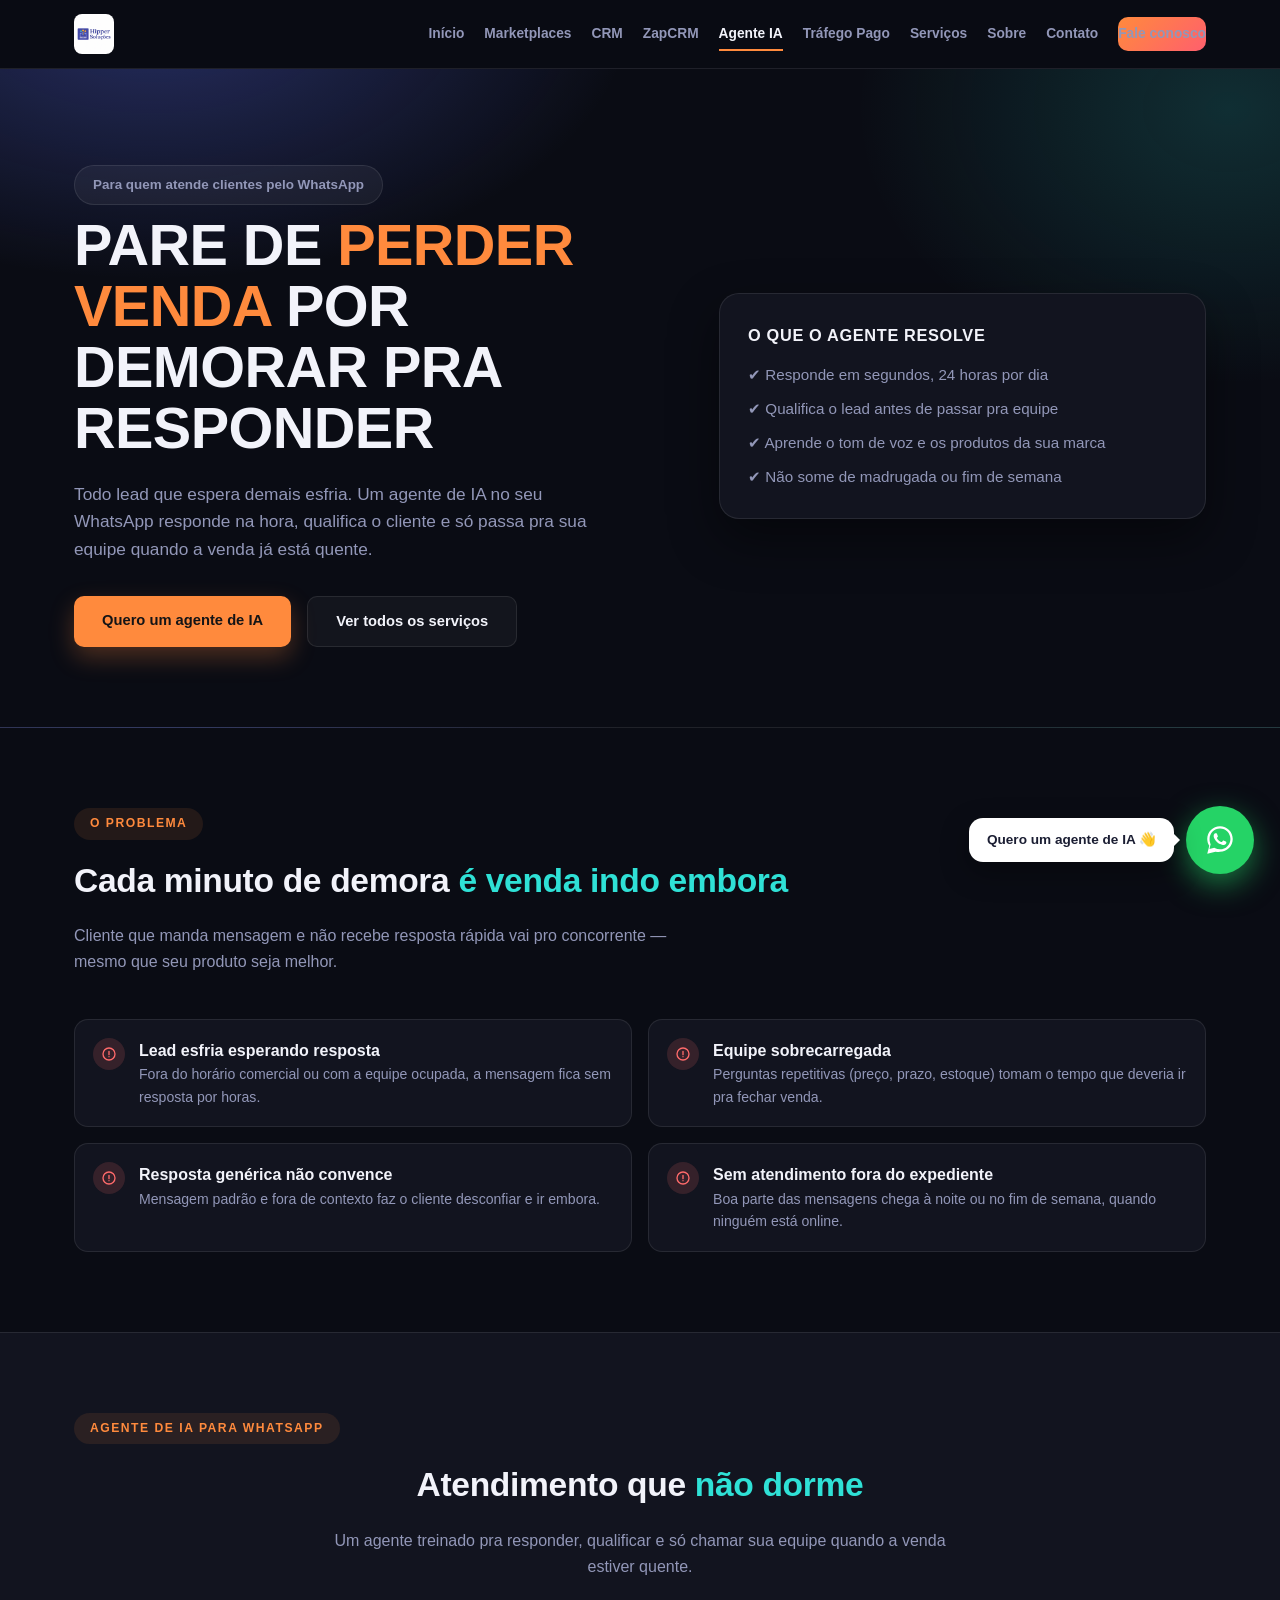
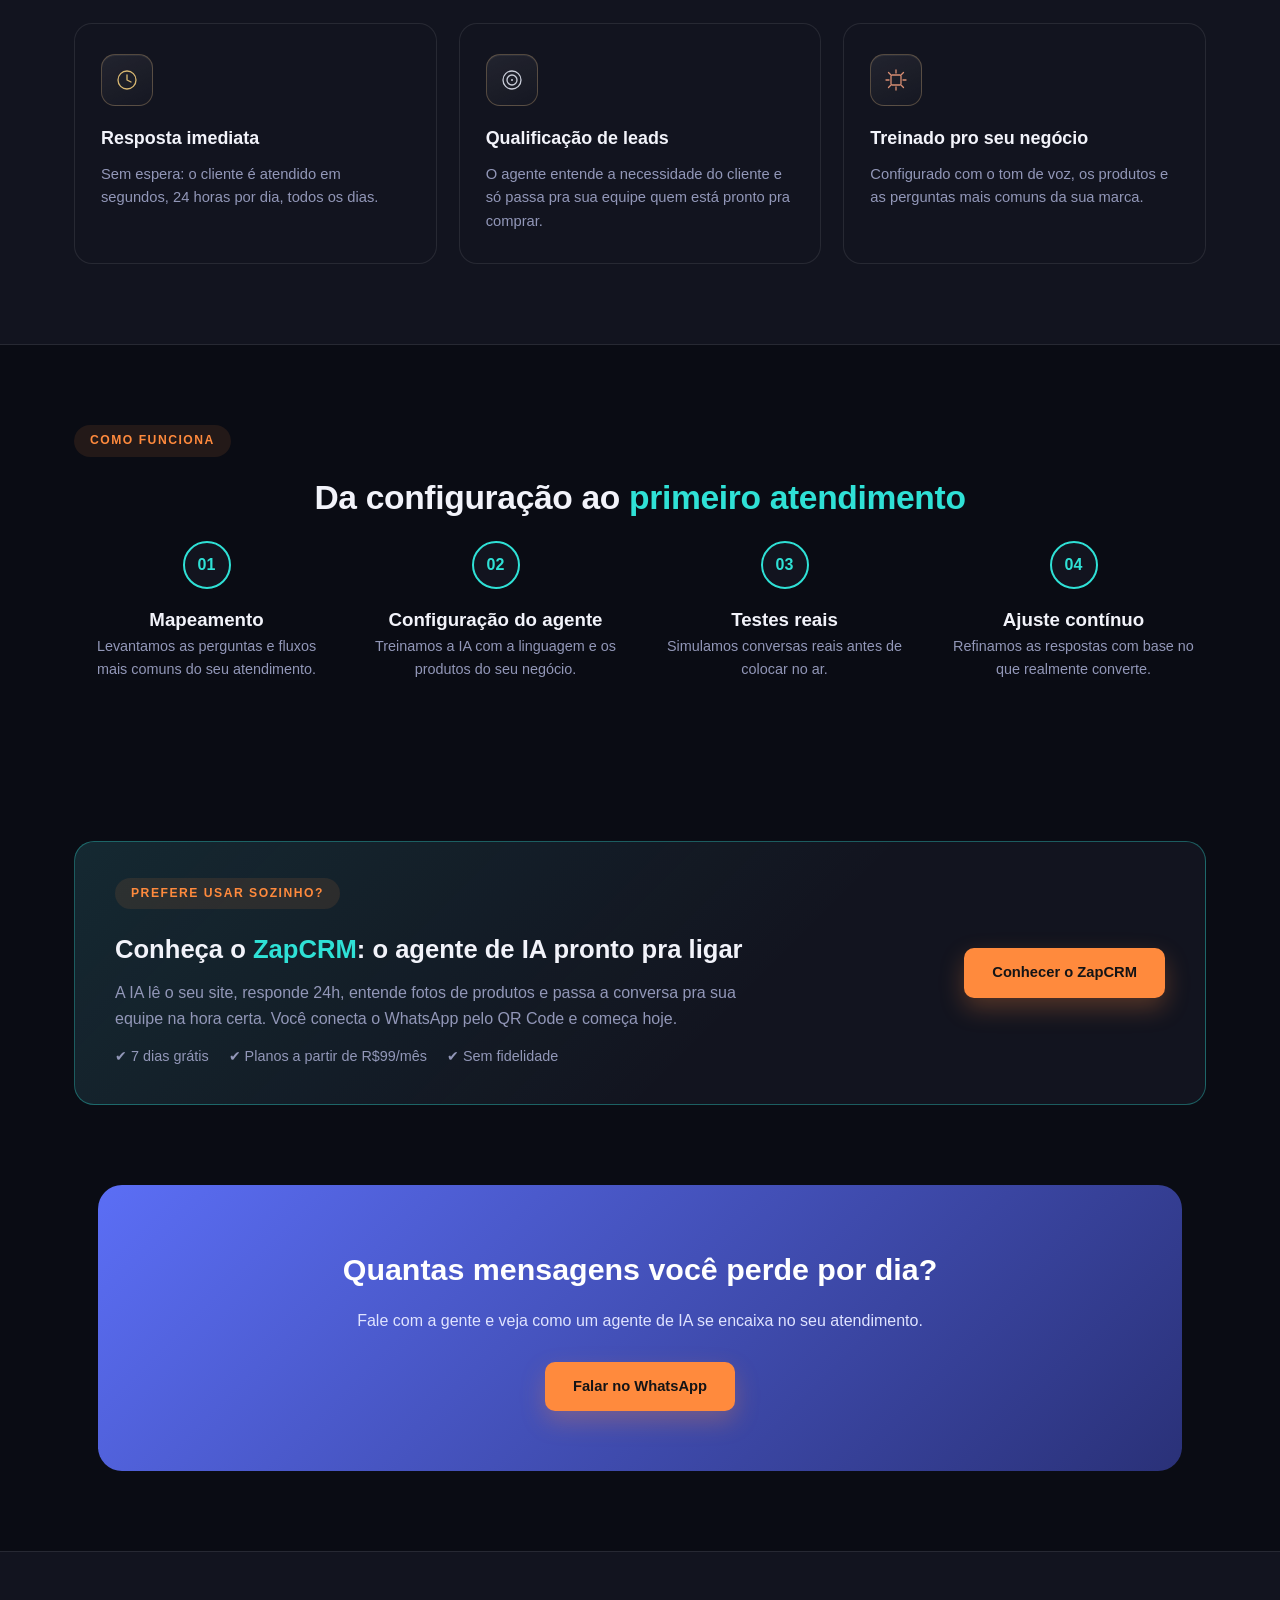
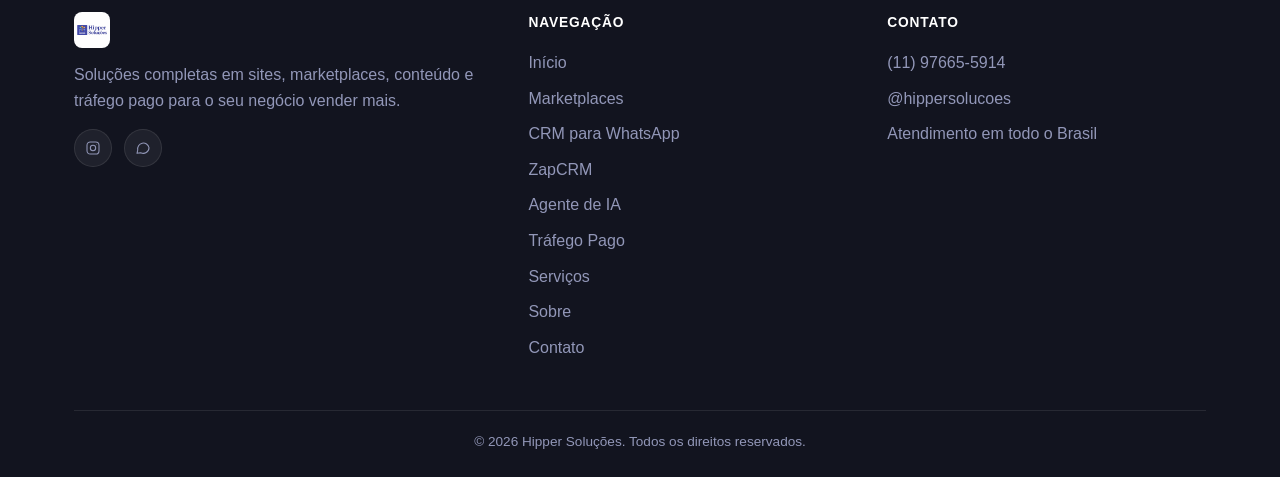
<file: ia-whatsapp.html>
<!DOCTYPE html>
<html lang="pt-BR">
<head>
<!-- Google tag (gtag.js) -->
<script async src="https://www.googletagmanager.com/gtag/js?id=G-HLM7G4MR8B"></script>
<script>
  window.dataLayer = window.dataLayer || [];
  function gtag(){dataLayer.push(arguments);}
  gtag("js", new Date());
  gtag("config", "G-HLM7G4MR8B");
</script>
<meta charset="UTF-8">
<meta name="viewport" content="width=device-width, initial-scale=1.0">
<title>Agente de IA para WhatsApp | Hipper Soluções</title>
<meta name="description" content="Agente de IA para WhatsApp: atendimento e qualificação de leads automáticos 24h, sem perder venda por demora na resposta.">
<link rel="icon" href="assets/logo.png">
<link rel="stylesheet" href="css/style.css">
</head>
<body>

<header>
  <div class="container navbar">
    <a href="index.html" class="logo">
      <img src="assets/logo.png" alt="Hipper Soluções">
    </a>
    <nav class="nav-links">
      <a href="index.html">Início</a>
      <a href="marketplaces.html">Marketplaces</a>
      <a href="crm-whatsapp.html">CRM</a>
      <a href="zapcrm.html">ZapCRM</a>
      <a href="ia-whatsapp.html" class="active">Agente IA</a>
      <a href="trafego-pago.html">Tráfego Pago</a>
      <a href="servicos.html">Serviços</a>
      <a href="sobre.html">Sobre</a>
      <a href="contato.html">Contato</a>
      <a href="contato.html" class="btn btn-cta">Fale conosco</a>
    </nav>
    <button class="menu-toggle" aria-label="Abrir menu">
      <span></span><span></span><span></span>
    </button>
  </div>
</header>

<section class="hero">
  <div class="container hero-grid">
    <div>
      <div class="publico-pill">Para quem atende clientes pelo WhatsApp</div>
      <h1>Pare de <span>perder venda</span> por demorar pra responder</h1>
      <p>Todo lead que espera demais esfria. Um agente de IA no seu WhatsApp responde na hora, qualifica o cliente e só passa pra sua equipe quando a venda já está quente.</p>
      <div class="hero-buttons">
        <a href="https://wa.me/5511976655914?text=Ol%C3%A1!%20Quero%20um%20agente%20de%20IA%20no%20meu%20WhatsApp." target="_blank" class="btn btn-primary">Quero um agente de IA</a>
        <a href="servicos.html" class="btn btn-outline">Ver todos os serviços</a>
      </div>
    </div>
    <div class="hero-card">
      <h3>O que o agente resolve</h3>
      <ul style="color:var(--texto-claro); font-size:.95rem; display:grid; gap:10px;">
        <li>✔ Responde em segundos, 24 horas por dia</li>
        <li>✔ Qualifica o lead antes de passar pra equipe</li>
        <li>✔ Aprende o tom de voz e os produtos da sua marca</li>
        <li>✔ Não some de madrugada ou fim de semana</li>
      </ul>
    </div>
  </div>
</section>

<section>
  <div class="container">
    <div class="section-tag">O problema</div>
    <h2 class="section-title">Cada minuto de demora <span>é venda indo embora</span></h2>
    <p class="section-desc">Cliente que manda mensagem e não recebe resposta rápida vai pro concorrente — mesmo que seu produto seja melhor.</p>

    <div class="valores">
      <div class="valor-item">
        <div class="dot dot-alerta">
          <svg viewBox="0 0 24 24" fill="none" stroke="currentColor" stroke-width="2" stroke-linecap="round" stroke-linejoin="round"><circle cx="12" cy="12" r="9"/><path d="M12 8v5M12 16h.01"/></svg>
        </div>
        <div>
          <h3 style="font-size:1rem;">Lead esfria esperando resposta</h3>
          <p style="color:var(--texto-claro); font-size:.88rem;">Fora do horário comercial ou com a equipe ocupada, a mensagem fica sem resposta por horas.</p>
        </div>
      </div>
      <div class="valor-item">
        <div class="dot dot-alerta">
          <svg viewBox="0 0 24 24" fill="none" stroke="currentColor" stroke-width="2" stroke-linecap="round" stroke-linejoin="round"><circle cx="12" cy="12" r="9"/><path d="M12 8v5M12 16h.01"/></svg>
        </div>
        <div>
          <h3 style="font-size:1rem;">Equipe sobrecarregada</h3>
          <p style="color:var(--texto-claro); font-size:.88rem;">Perguntas repetitivas (preço, prazo, estoque) tomam o tempo que deveria ir pra fechar venda.</p>
        </div>
      </div>
      <div class="valor-item">
        <div class="dot dot-alerta">
          <svg viewBox="0 0 24 24" fill="none" stroke="currentColor" stroke-width="2" stroke-linecap="round" stroke-linejoin="round"><circle cx="12" cy="12" r="9"/><path d="M12 8v5M12 16h.01"/></svg>
        </div>
        <div>
          <h3 style="font-size:1rem;">Resposta genérica não convence</h3>
          <p style="color:var(--texto-claro); font-size:.88rem;">Mensagem padrão e fora de contexto faz o cliente desconfiar e ir embora.</p>
        </div>
      </div>
      <div class="valor-item">
        <div class="dot dot-alerta">
          <svg viewBox="0 0 24 24" fill="none" stroke="currentColor" stroke-width="2" stroke-linecap="round" stroke-linejoin="round"><circle cx="12" cy="12" r="9"/><path d="M12 8v5M12 16h.01"/></svg>
        </div>
        <div>
          <h3 style="font-size:1rem;">Sem atendimento fora do expediente</h3>
          <p style="color:var(--texto-claro); font-size:.88rem;">Boa parte das mensagens chega à noite ou no fim de semana, quando ninguém está online.</p>
        </div>
      </div>
    </div>
  </div>
</section>

<section style="background:var(--surface); border-top:1px solid var(--linha); border-bottom:1px solid var(--linha);">
  <div class="container">
    <div class="section-tag center">Agente de IA para WhatsApp</div>
    <h2 class="section-title center">Atendimento que <span>não dorme</span></h2>
    <p class="section-desc center">Um agente treinado pra responder, qualificar e só chamar sua equipe quando a venda estiver quente.</p>

    <div class="grid-3">
      <div class="card">
        <div class="card-icon-luxo icon-ouro">
          <svg viewBox="0 0 24 24" fill="none" stroke="currentColor" stroke-width="1.3" stroke-linecap="round" stroke-linejoin="round"><circle cx="12" cy="12" r="9"/><path d="M12 7v5l4 2"/></svg>
        </div>
        <h3>Resposta imediata</h3>
        <p>Sem espera: o cliente é atendido em segundos, 24 horas por dia, todos os dias.</p>
      </div>
      <div class="card">
        <div class="card-icon-luxo icon-prata">
          <svg viewBox="0 0 24 24" fill="none" stroke="currentColor" stroke-width="1.3" stroke-linecap="round" stroke-linejoin="round"><circle cx="12" cy="12" r="9"/><circle cx="12" cy="12" r="5"/><circle cx="12" cy="12" r="1" fill="currentColor" stroke="none"/></svg>
        </div>
        <h3>Qualificação de leads</h3>
        <p>O agente entende a necessidade do cliente e só passa pra sua equipe quem está pronto pra comprar.</p>
      </div>
      <div class="card">
        <div class="card-icon-luxo icon-cobre">
          <svg viewBox="0 0 24 24" fill="none" stroke="currentColor" stroke-width="1.3" stroke-linecap="round" stroke-linejoin="round"><rect x="7" y="7" width="10" height="10" rx="1"/><path d="M12 2v3M12 19v3M2 12h3M19 12h3M4.5 4.5l2 2M17.5 17.5l2 2M4.5 19.5l2-2M17.5 6.5l2-2"/></svg>
        </div>
        <h3>Treinado pro seu negócio</h3>
        <p>Configurado com o tom de voz, os produtos e as perguntas mais comuns da sua marca.</p>
      </div>
    </div>
  </div>
</section>

<section>
  <div class="container">
    <div class="section-tag center">Como funciona</div>
    <h2 class="section-title center">Da configuração ao <span>primeiro atendimento</span></h2>
    <div class="processo">
      <div class="processo-item">
        <div class="processo-num">01</div>
        <h3>Mapeamento</h3>
        <p style="color:var(--texto-claro); font-size:.9rem;">Levantamos as perguntas e fluxos mais comuns do seu atendimento.</p>
      </div>
      <div class="processo-item">
        <div class="processo-num">02</div>
        <h3>Configuração do agente</h3>
        <p style="color:var(--texto-claro); font-size:.9rem;">Treinamos a IA com a linguagem e os produtos do seu negócio.</p>
      </div>
      <div class="processo-item">
        <div class="processo-num">03</div>
        <h3>Testes reais</h3>
        <p style="color:var(--texto-claro); font-size:.9rem;">Simulamos conversas reais antes de colocar no ar.</p>
      </div>
      <div class="processo-item">
        <div class="processo-num">04</div>
        <h3>Ajuste contínuo</h3>
        <p style="color:var(--texto-claro); font-size:.9rem;">Refinamos as respostas com base no que realmente converte.</p>
      </div>
    </div>
  </div>
</section>

<section class="zap-sugestao-sec">
  <div class="container">
    <a href="zapcrm.html" class="zap-sugestao">
      <div>
        <div class="section-tag">Prefere usar sozinho?</div>
        <h2>Conheça o <span>ZapCRM</span>: o agente de IA pronto pra ligar</h2>
        <p>A IA lê o seu site, responde 24h, entende fotos de produtos e passa a conversa pra sua equipe na hora certa. Você conecta o WhatsApp pelo QR Code e começa hoje.</p>
        <ul>
          <li>✔ 7 dias grátis</li>
          <li>✔ Planos a partir de R$99/mês</li>
          <li>✔ Sem fidelidade</li>
        </ul>
      </div>
      <span class="btn btn-primary">Conhecer o ZapCRM</span>
    </a>
  </div>
</section>

<section>
  <div class="container">
    <div class="cta-banda">
      <div class="cta-banda-text">
        <h2>Quantas mensagens você perde por dia?</h2>
        <p>Fale com a gente e veja como um agente de IA se encaixa no seu atendimento.</p>
      </div>
      <a href="https://wa.me/5511976655914?text=Ol%C3%A1!%20Quero%20um%20agente%20de%20IA%20no%20meu%20WhatsApp." target="_blank" class="btn btn-primary">Falar no WhatsApp</a>
    </div>
  </div>
</section>

<footer>
  <div class="container">
    <div class="footer-grid">
      <div>
        <div class="footer-logo">
          <img src="assets/logo.png" alt="Hipper Soluções">
        </div>
        <p>Soluções completas em sites, marketplaces, conteúdo e tráfego pago para o seu negócio vender mais.</p>
        <div class="social-row">
          <a href="https://www.instagram.com/hippersolucoes/" target="_blank" aria-label="Instagram">
            <svg width="16" height="16" viewBox="0 0 24 24" fill="none" stroke="currentColor" stroke-width="1.6" stroke-linecap="round" stroke-linejoin="round"><rect x="3" y="3" width="18" height="18" rx="5"/><circle cx="12" cy="12" r="4"/><circle cx="17.2" cy="6.8" r="0.6" fill="currentColor" stroke="none"/></svg>
          </a>
          <a href="https://wa.me/5511976655914" target="_blank" aria-label="WhatsApp">
            <svg width="16" height="16" viewBox="0 0 24 24" fill="none" stroke="currentColor" stroke-width="1.6" stroke-linecap="round" stroke-linejoin="round"><path d="M21 11.5a8.5 8.5 0 01-12.4 7.5L3 20l1.1-5A8.5 8.5 0 1121 11.5z"/></svg>
          </a>
        </div>
      </div>
      <div>
        <h4>Navegação</h4>
        <ul>
          <li><a href="index.html">Início</a></li>
          <li><a href="marketplaces.html">Marketplaces</a></li>
          <li><a href="crm-whatsapp.html">CRM para WhatsApp</a></li>
          <li><a href="zapcrm.html">ZapCRM</a></li>
          <li><a href="ia-whatsapp.html">Agente de IA</a></li>
          <li><a href="trafego-pago.html">Tráfego Pago</a></li>
          <li><a href="servicos.html">Serviços</a></li>
          <li><a href="sobre.html">Sobre</a></li>
          <li><a href="contato.html">Contato</a></li>
        </ul>
      </div>
      <div>
        <h4>Contato</h4>
        <ul>
          <li>(11) 97665-5914</li>
          <li>@hippersolucoes</li>
          <li>Atendimento em todo o Brasil</li>
        </ul>
      </div>
    </div>
    <div class="footer-bottom">
      © 2026 Hipper Soluções. Todos os direitos reservados.
    </div>
  </div>
</footer>

<div class="whatsapp-widget">
  <div class="whatsapp-bubble">Quero um agente de IA 👋</div>
  <a href="https://wa.me/5511976655914?text=Ol%C3%A1!%20Quero%20um%20agente%20de%20IA%20no%20meu%20WhatsApp." target="_blank" class="whatsapp-float" aria-label="WhatsApp">
    <svg width="34" height="34" viewBox="0 0 32 32" fill="currentColor"><path d="M16.001 3C9.373 3 4 8.373 4 15c0 2.386.703 4.607 1.912 6.474L4 29l7.727-1.877A11.94 11.94 0 0016 27c6.627 0 12-5.373 12-12S22.628 3 16.001 3zm0 21.818a9.78 9.78 0 01-4.99-1.363l-.358-.213-4.583 1.113 1.127-4.462-.234-.366A9.8 9.8 0 016.182 15c0-5.415 4.404-9.818 9.819-9.818 5.415 0 9.818 4.403 9.818 9.818 0 5.415-4.403 9.818-9.818 9.818zm5.373-7.354c-.294-.147-1.738-.858-2.008-.956-.27-.098-.466-.147-.662.147-.196.294-.759.956-.931 1.152-.171.196-.343.221-.637.074-.294-.147-1.242-.458-2.365-1.462-.874-.78-1.464-1.744-1.636-2.038-.171-.294-.018-.453.129-.6.133-.132.294-.343.441-.515.147-.171.196-.294.294-.49.098-.196.049-.368-.024-.515-.074-.147-.662-1.596-.907-2.186-.239-.573-.482-.495-.662-.504l-.564-.01c-.196 0-.515.074-.784.368-.27.294-1.03 1.006-1.03 2.453 0 1.446 1.055 2.844 1.201 3.04.147.196 2.077 3.17 5.032 4.445.703.303 1.251.484 1.678.62.705.224 1.347.192 1.854.117.566-.085 1.738-.71 1.983-1.395.245-.686.245-1.274.171-1.395-.073-.122-.269-.196-.563-.343z"/></svg>
  </a>
</div>
<script src="js/script.js"></script>
</body>
</html>
</file>
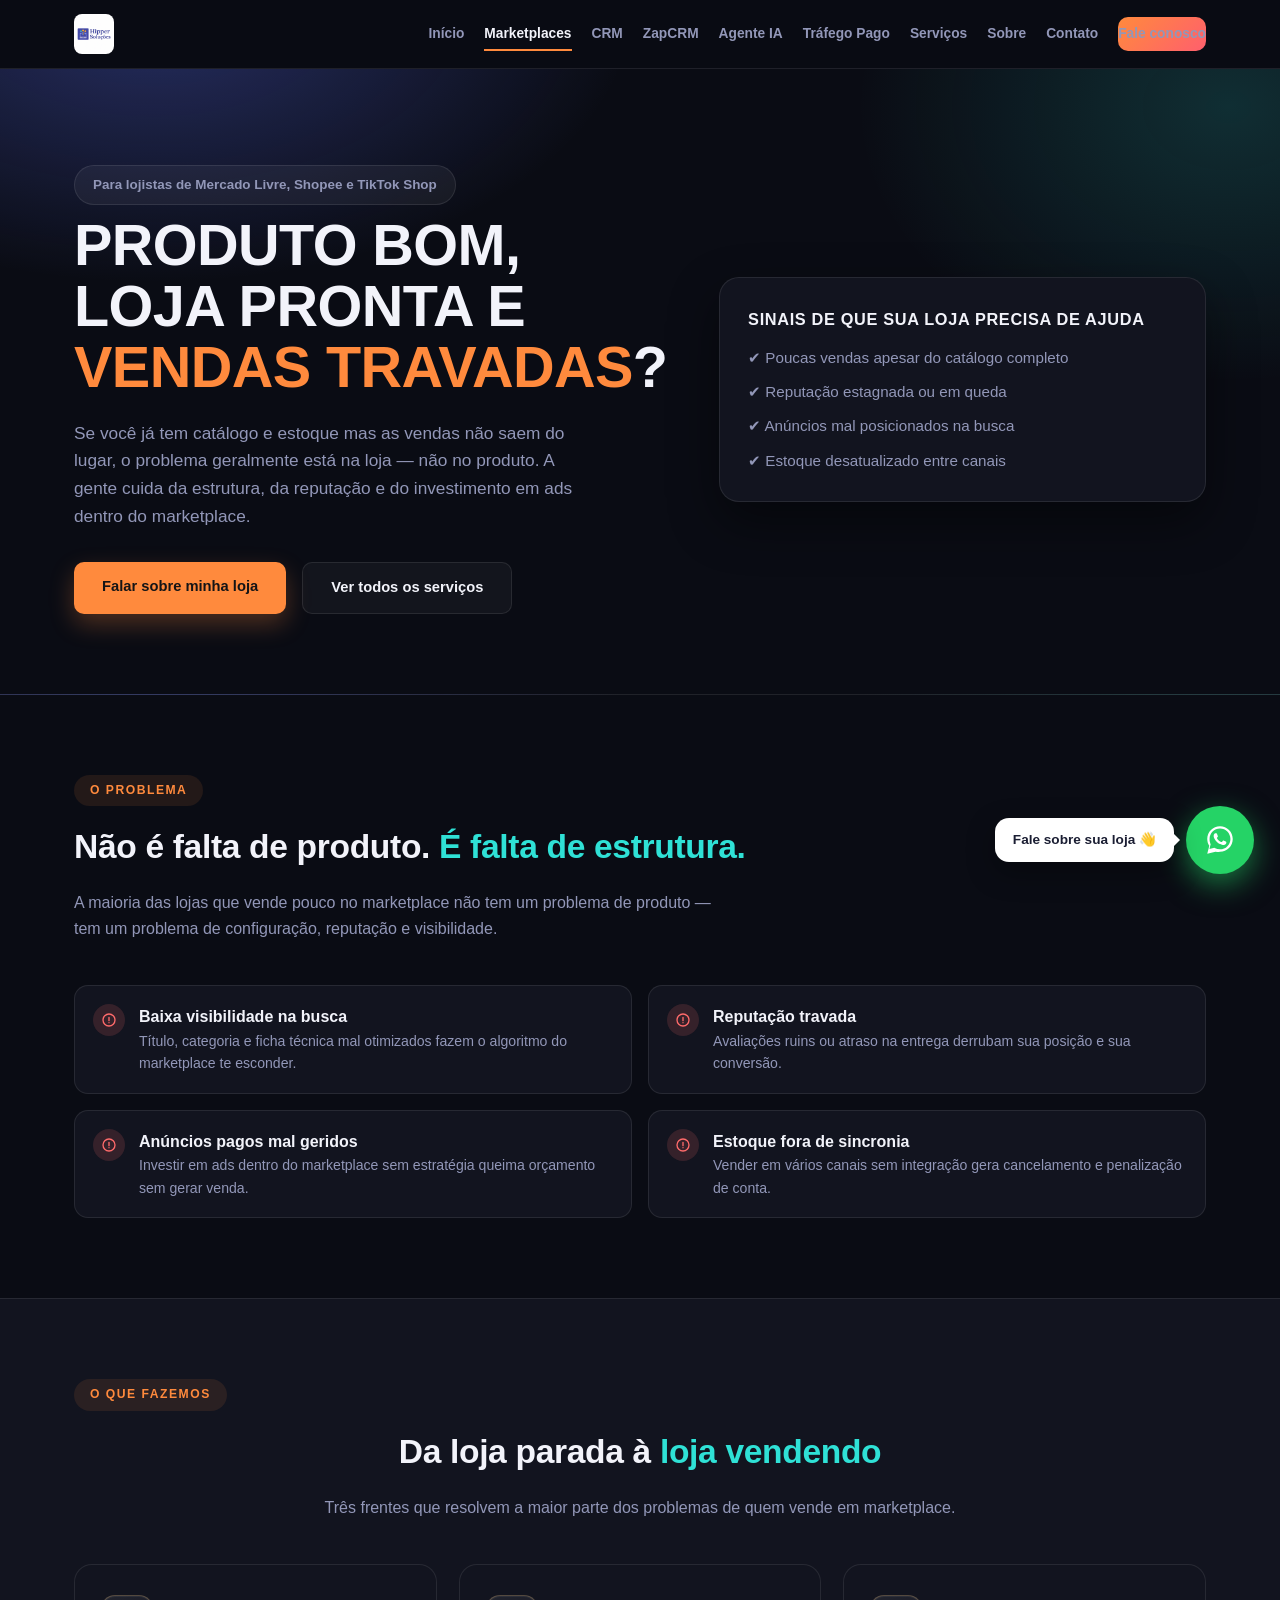
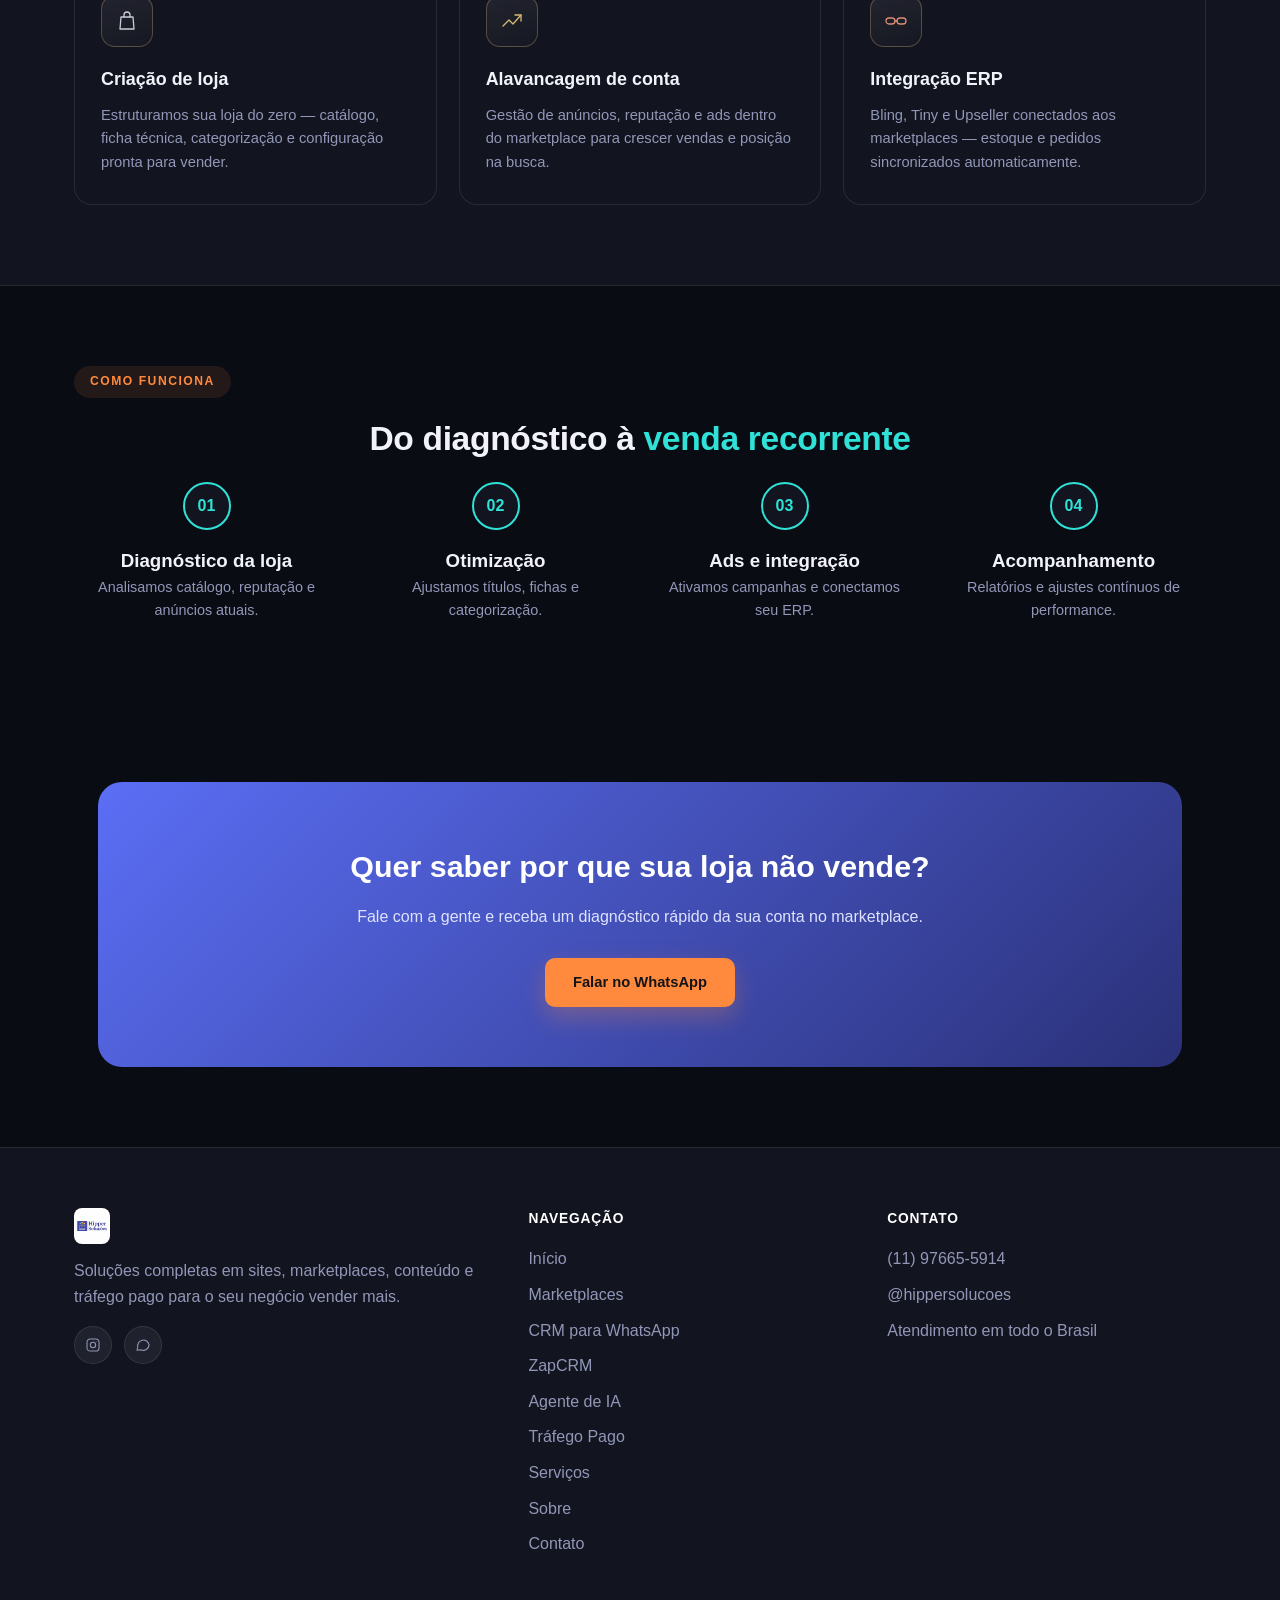
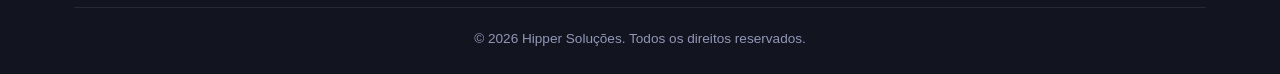
<file: marketplaces.html>
<!DOCTYPE html>
<html lang="pt-BR">
<head>
<!-- Google tag (gtag.js) -->
<script async src="https://www.googletagmanager.com/gtag/js?id=G-HLM7G4MR8B"></script>
<script>
  window.dataLayer = window.dataLayer || [];
  function gtag(){dataLayer.push(arguments);}
  gtag("js", new Date());
  gtag("config", "G-HLM7G4MR8B");
</script>
<meta charset="UTF-8">
<meta name="viewport" content="width=device-width, initial-scale=1.0">
<title>Vender mais no Mercado Livre, Shopee e TikTok Shop | Hipper Soluções</title>
<meta name="description" content="Criação de loja, alavancagem de conta e integração ERP para vender mais em Mercado Livre, Shopee e TikTok Shop.">
<link rel="icon" href="assets/logo.png">
<link rel="stylesheet" href="css/style.css">
</head>
<body>

<header>
  <div class="container navbar">
    <a href="index.html" class="logo">
      <img src="assets/logo.png" alt="Hipper Soluções">
    </a>
    <nav class="nav-links">
      <a href="index.html">Início</a>
      <a href="marketplaces.html" class="active">Marketplaces</a>
      <a href="crm-whatsapp.html">CRM</a>
      <a href="zapcrm.html">ZapCRM</a>
      <a href="ia-whatsapp.html">Agente IA</a>
      <a href="trafego-pago.html">Tráfego Pago</a>
      <a href="servicos.html">Serviços</a>
      <a href="sobre.html">Sobre</a>
      <a href="contato.html">Contato</a>
      <a href="contato.html" class="btn btn-cta">Fale conosco</a>
    </nav>
    <button class="menu-toggle" aria-label="Abrir menu">
      <span></span><span></span><span></span>
    </button>
  </div>
</header>

<section class="hero">
  <div class="container hero-grid">
    <div>
      <div class="publico-pill">Para lojistas de Mercado Livre, Shopee e TikTok Shop</div>
      <h1>Produto bom, loja pronta e <span>vendas travadas</span>?</h1>
      <p>Se você já tem catálogo e estoque mas as vendas não saem do lugar, o problema geralmente está na loja — não no produto. A gente cuida da estrutura, da reputação e do investimento em ads dentro do marketplace.</p>
      <div class="hero-buttons">
        <a href="https://wa.me/5511976655914?text=Ol%C3%A1!%20Quero%20vender%20mais%20no%20Mercado%20Livre%2FShopee%2FTikTok%20Shop." target="_blank" class="btn btn-primary">Falar sobre minha loja</a>
        <a href="servicos.html" class="btn btn-outline">Ver todos os serviços</a>
      </div>
    </div>
    <div class="hero-card">
      <h3>Sinais de que sua loja precisa de ajuda</h3>
      <ul style="color:var(--texto-claro); font-size:.95rem; display:grid; gap:10px;">
        <li>✔ Poucas vendas apesar do catálogo completo</li>
        <li>✔ Reputação estagnada ou em queda</li>
        <li>✔ Anúncios mal posicionados na busca</li>
        <li>✔ Estoque desatualizado entre canais</li>
      </ul>
    </div>
  </div>
</section>

<section>
  <div class="container">
    <div class="section-tag">O problema</div>
    <h2 class="section-title">Não é falta de produto. <span>É falta de estrutura.</span></h2>
    <p class="section-desc">A maioria das lojas que vende pouco no marketplace não tem um problema de produto — tem um problema de configuração, reputação e visibilidade.</p>

    <div class="valores">
      <div class="valor-item">
        <div class="dot dot-alerta">
          <svg viewBox="0 0 24 24" fill="none" stroke="currentColor" stroke-width="2" stroke-linecap="round" stroke-linejoin="round"><circle cx="12" cy="12" r="9"/><path d="M12 8v5M12 16h.01"/></svg>
        </div>
        <div>
          <h3 style="font-size:1rem;">Baixa visibilidade na busca</h3>
          <p style="color:var(--texto-claro); font-size:.88rem;">Título, categoria e ficha técnica mal otimizados fazem o algoritmo do marketplace te esconder.</p>
        </div>
      </div>
      <div class="valor-item">
        <div class="dot dot-alerta">
          <svg viewBox="0 0 24 24" fill="none" stroke="currentColor" stroke-width="2" stroke-linecap="round" stroke-linejoin="round"><circle cx="12" cy="12" r="9"/><path d="M12 8v5M12 16h.01"/></svg>
        </div>
        <div>
          <h3 style="font-size:1rem;">Reputação travada</h3>
          <p style="color:var(--texto-claro); font-size:.88rem;">Avaliações ruins ou atraso na entrega derrubam sua posição e sua conversão.</p>
        </div>
      </div>
      <div class="valor-item">
        <div class="dot dot-alerta">
          <svg viewBox="0 0 24 24" fill="none" stroke="currentColor" stroke-width="2" stroke-linecap="round" stroke-linejoin="round"><circle cx="12" cy="12" r="9"/><path d="M12 8v5M12 16h.01"/></svg>
        </div>
        <div>
          <h3 style="font-size:1rem;">Anúncios pagos mal geridos</h3>
          <p style="color:var(--texto-claro); font-size:.88rem;">Investir em ads dentro do marketplace sem estratégia queima orçamento sem gerar venda.</p>
        </div>
      </div>
      <div class="valor-item">
        <div class="dot dot-alerta">
          <svg viewBox="0 0 24 24" fill="none" stroke="currentColor" stroke-width="2" stroke-linecap="round" stroke-linejoin="round"><circle cx="12" cy="12" r="9"/><path d="M12 8v5M12 16h.01"/></svg>
        </div>
        <div>
          <h3 style="font-size:1rem;">Estoque fora de sincronia</h3>
          <p style="color:var(--texto-claro); font-size:.88rem;">Vender em vários canais sem integração gera cancelamento e penalização de conta.</p>
        </div>
      </div>
    </div>
  </div>
</section>

<section style="background:var(--surface); border-top:1px solid var(--linha); border-bottom:1px solid var(--linha);">
  <div class="container">
    <div class="section-tag center">O que fazemos</div>
    <h2 class="section-title center">Da loja parada à <span>loja vendendo</span></h2>
    <p class="section-desc center">Três frentes que resolvem a maior parte dos problemas de quem vende em marketplace.</p>

    <div class="grid-3">
      <div class="card">
        <div class="card-icon-luxo icon-prata">
          <svg viewBox="0 0 24 24" fill="none" stroke="currentColor" stroke-width="1.3" stroke-linecap="round" stroke-linejoin="round"><path d="M6 8h12l1 12H5L6 8z"/><path d="M9 8V6a3 3 0 016 0v2"/></svg>
        </div>
        <h3>Criação de loja</h3>
        <p>Estruturamos sua loja do zero — catálogo, ficha técnica, categorização e configuração pronta para vender.</p>
      </div>
      <div class="card">
        <div class="card-icon-luxo icon-ouro">
          <svg viewBox="0 0 24 24" fill="none" stroke="currentColor" stroke-width="1.3" stroke-linecap="round" stroke-linejoin="round"><polyline points="3 17 9 11 13 15 21 6"/><polyline points="15 6 21 6 21 12"/></svg>
        </div>
        <h3>Alavancagem de conta</h3>
        <p>Gestão de anúncios, reputação e ads dentro do marketplace para crescer vendas e posição na busca.</p>
      </div>
      <div class="card">
        <div class="card-icon-luxo icon-cobre">
          <svg viewBox="0 0 24 24" fill="none" stroke="currentColor" stroke-width="1.3" stroke-linecap="round" stroke-linejoin="round"><rect x="2" y="9" width="9" height="6" rx="3"/><rect x="13" y="9" width="9" height="6" rx="3"/><path d="M11 12h2"/></svg>
        </div>
        <h3>Integração ERP</h3>
        <p>Bling, Tiny e Upseller conectados aos marketplaces — estoque e pedidos sincronizados automaticamente.</p>
      </div>
    </div>
  </div>
</section>

<section>
  <div class="container">
    <div class="section-tag center">Como funciona</div>
    <h2 class="section-title center">Do diagnóstico à <span>venda recorrente</span></h2>
    <div class="processo">
      <div class="processo-item">
        <div class="processo-num">01</div>
        <h3>Diagnóstico da loja</h3>
        <p style="color:var(--texto-claro); font-size:.9rem;">Analisamos catálogo, reputação e anúncios atuais.</p>
      </div>
      <div class="processo-item">
        <div class="processo-num">02</div>
        <h3>Otimização</h3>
        <p style="color:var(--texto-claro); font-size:.9rem;">Ajustamos títulos, fichas e categorização.</p>
      </div>
      <div class="processo-item">
        <div class="processo-num">03</div>
        <h3>Ads e integração</h3>
        <p style="color:var(--texto-claro); font-size:.9rem;">Ativamos campanhas e conectamos seu ERP.</p>
      </div>
      <div class="processo-item">
        <div class="processo-num">04</div>
        <h3>Acompanhamento</h3>
        <p style="color:var(--texto-claro); font-size:.9rem;">Relatórios e ajustes contínuos de performance.</p>
      </div>
    </div>
  </div>
</section>

<section>
  <div class="container">
    <div class="cta-banda">
      <div class="cta-banda-text">
        <h2>Quer saber por que sua loja não vende?</h2>
        <p>Fale com a gente e receba um diagnóstico rápido da sua conta no marketplace.</p>
      </div>
      <a href="https://wa.me/5511976655914?text=Ol%C3%A1!%20Quero%20vender%20mais%20no%20Mercado%20Livre%2FShopee%2FTikTok%20Shop." target="_blank" class="btn btn-primary">Falar no WhatsApp</a>
    </div>
  </div>
</section>

<footer>
  <div class="container">
    <div class="footer-grid">
      <div>
        <div class="footer-logo">
          <img src="assets/logo.png" alt="Hipper Soluções">
        </div>
        <p>Soluções completas em sites, marketplaces, conteúdo e tráfego pago para o seu negócio vender mais.</p>
        <div class="social-row">
          <a href="https://www.instagram.com/hippersolucoes/" target="_blank" aria-label="Instagram">
            <svg width="16" height="16" viewBox="0 0 24 24" fill="none" stroke="currentColor" stroke-width="1.6" stroke-linecap="round" stroke-linejoin="round"><rect x="3" y="3" width="18" height="18" rx="5"/><circle cx="12" cy="12" r="4"/><circle cx="17.2" cy="6.8" r="0.6" fill="currentColor" stroke="none"/></svg>
          </a>
          <a href="https://wa.me/5511976655914" target="_blank" aria-label="WhatsApp">
            <svg width="16" height="16" viewBox="0 0 24 24" fill="none" stroke="currentColor" stroke-width="1.6" stroke-linecap="round" stroke-linejoin="round"><path d="M21 11.5a8.5 8.5 0 01-12.4 7.5L3 20l1.1-5A8.5 8.5 0 1121 11.5z"/></svg>
          </a>
        </div>
      </div>
      <div>
        <h4>Navegação</h4>
        <ul>
          <li><a href="index.html">Início</a></li>
          <li><a href="marketplaces.html">Marketplaces</a></li>
          <li><a href="crm-whatsapp.html">CRM para WhatsApp</a></li>
          <li><a href="zapcrm.html">ZapCRM</a></li>
          <li><a href="ia-whatsapp.html">Agente de IA</a></li>
          <li><a href="trafego-pago.html">Tráfego Pago</a></li>
          <li><a href="servicos.html">Serviços</a></li>
          <li><a href="sobre.html">Sobre</a></li>
          <li><a href="contato.html">Contato</a></li>
        </ul>
      </div>
      <div>
        <h4>Contato</h4>
        <ul>
          <li>(11) 97665-5914</li>
          <li>@hippersolucoes</li>
          <li>Atendimento em todo o Brasil</li>
        </ul>
      </div>
    </div>
    <div class="footer-bottom">
      © 2026 Hipper Soluções. Todos os direitos reservados.
    </div>
  </div>
</footer>

<div class="whatsapp-widget">
  <div class="whatsapp-bubble">Fale sobre sua loja 👋</div>
  <a href="https://wa.me/5511976655914?text=Ol%C3%A1!%20Quero%20vender%20mais%20no%20Mercado%20Livre%2FShopee%2FTikTok%20Shop." target="_blank" class="whatsapp-float" aria-label="WhatsApp">
    <svg width="34" height="34" viewBox="0 0 32 32" fill="currentColor"><path d="M16.001 3C9.373 3 4 8.373 4 15c0 2.386.703 4.607 1.912 6.474L4 29l7.727-1.877A11.94 11.94 0 0016 27c6.627 0 12-5.373 12-12S22.628 3 16.001 3zm0 21.818a9.78 9.78 0 01-4.99-1.363l-.358-.213-4.583 1.113 1.127-4.462-.234-.366A9.8 9.8 0 016.182 15c0-5.415 4.404-9.818 9.819-9.818 5.415 0 9.818 4.403 9.818 9.818 0 5.415-4.403 9.818-9.818 9.818zm5.373-7.354c-.294-.147-1.738-.858-2.008-.956-.27-.098-.466-.147-.662.147-.196.294-.759.956-.931 1.152-.171.196-.343.221-.637.074-.294-.147-1.242-.458-2.365-1.462-.874-.78-1.464-1.744-1.636-2.038-.171-.294-.018-.453.129-.6.133-.132.294-.343.441-.515.147-.171.196-.294.294-.49.098-.196.049-.368-.024-.515-.074-.147-.662-1.596-.907-2.186-.239-.573-.482-.495-.662-.504l-.564-.01c-.196 0-.515.074-.784.368-.27.294-1.03 1.006-1.03 2.453 0 1.446 1.055 2.844 1.201 3.04.147.196 2.077 3.17 5.032 4.445.703.303 1.251.484 1.678.62.705.224 1.347.192 1.854.117.566-.085 1.738-.71 1.983-1.395.245-.686.245-1.274.171-1.395-.073-.122-.269-.196-.563-.343z"/></svg>
  </a>
</div>
<script src="js/script.js"></script>
</body>
</html>
</file>
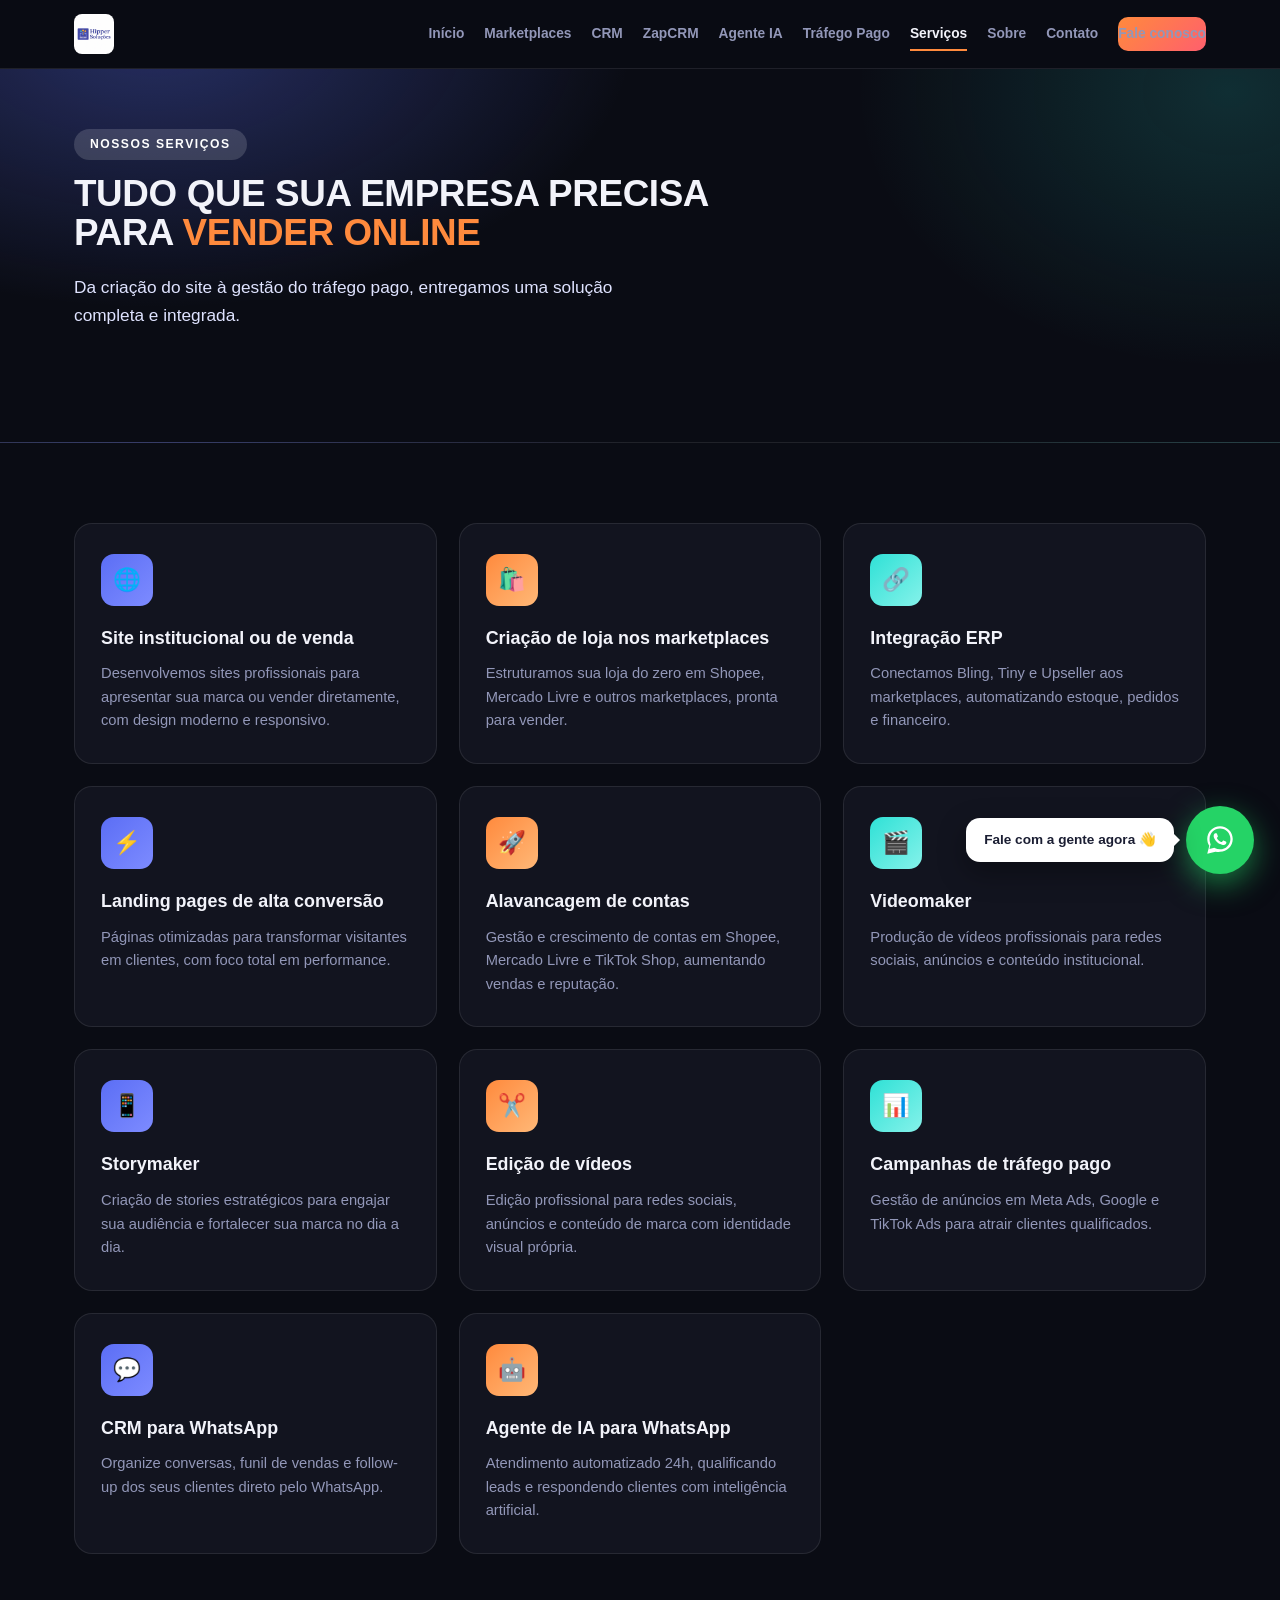
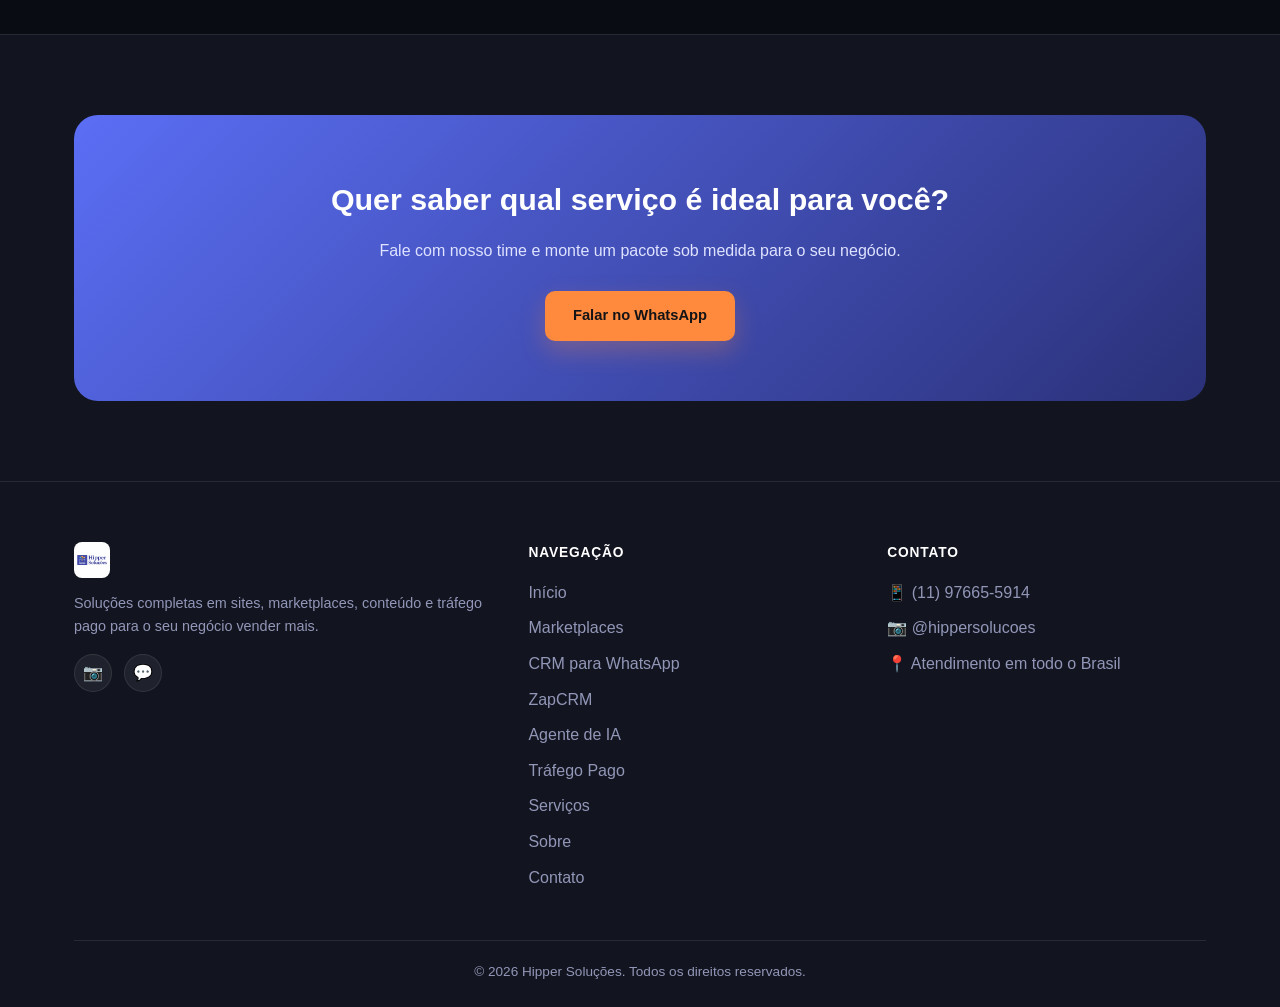
<file: servicos.html>
<!DOCTYPE html>
<html lang="pt-BR">
<head>
<!-- Google tag (gtag.js) -->
<script async src="https://www.googletagmanager.com/gtag/js?id=G-HLM7G4MR8B"></script>
<script>
  window.dataLayer = window.dataLayer || [];
  function gtag(){dataLayer.push(arguments);}
  gtag("js", new Date());
  gtag("config", "G-HLM7G4MR8B");
</script>
<meta charset="UTF-8">
<meta name="viewport" content="width=device-width, initial-scale=1.0">
<title>Serviços | Hipper Soluções</title>
<link rel="icon" href="assets/logo.png">
<link rel="stylesheet" href="css/style.css">
</head>
<body>

<header>
  <div class="container navbar">
    <a href="index.html" class="logo">
      <img src="assets/logo.png" alt="Hipper Soluções">
    </a>
    <nav class="nav-links">
      <a href="index.html">Início</a>
      <a href="marketplaces.html">Marketplaces</a>
      <a href="crm-whatsapp.html">CRM</a>
      <a href="zapcrm.html">ZapCRM</a>
      <a href="ia-whatsapp.html">Agente IA</a>
      <a href="trafego-pago.html">Tráfego Pago</a>
      <a href="servicos.html" class="active">Serviços</a>
      <a href="sobre.html">Sobre</a>
      <a href="contato.html">Contato</a>
      <a href="contato.html" class="btn btn-cta">Fale conosco</a>
    </nav>
    <button class="menu-toggle" aria-label="Abrir menu">
      <span></span><span></span><span></span>
    </button>
  </div>
</header>

<section class="hero" style="padding:60px 0 80px;">
  <div class="container">
    <div class="section-tag" style="background:rgba(255,255,255,0.15); color:#fff;">Nossos serviços</div>
    <h1 style="font-size:2.3rem; max-width:700px; position:relative; z-index:2;">Tudo que sua empresa precisa para <span style="color:var(--laranja);">vender online</span></h1>
    <p style="color:#dfe3ff; max-width:600px; position:relative; z-index:2; margin-top:14px;">Da criação do site à gestão do tráfego pago, entregamos uma solução completa e integrada.</p>
  </div>
</section>

<section>
  <div class="container">
    <div class="grid-3">

      <div class="card">
        <div class="card-icon bg-azul">🌐</div>
        <h3>Site institucional ou de venda</h3>
        <p>Desenvolvemos sites profissionais para apresentar sua marca ou vender diretamente, com design moderno e responsivo.</p>
      </div>

      <div class="card">
        <div class="card-icon bg-laranja">🛍️</div>
        <h3>Criação de loja nos marketplaces</h3>
        <p>Estruturamos sua loja do zero em Shopee, Mercado Livre e outros marketplaces, pronta para vender.</p>
      </div>

      <div class="card">
        <div class="card-icon bg-turquesa">🔗</div>
        <h3>Integração ERP</h3>
        <p>Conectamos Bling, Tiny e Upseller aos marketplaces, automatizando estoque, pedidos e financeiro.</p>
      </div>

      <div class="card">
        <div class="card-icon bg-azul">⚡</div>
        <h3>Landing pages de alta conversão</h3>
        <p>Páginas otimizadas para transformar visitantes em clientes, com foco total em performance.</p>
      </div>

      <div class="card">
        <div class="card-icon bg-laranja">🚀</div>
        <h3>Alavancagem de contas</h3>
        <p>Gestão e crescimento de contas em Shopee, Mercado Livre e TikTok Shop, aumentando vendas e reputação.</p>
      </div>

      <div class="card">
        <div class="card-icon bg-turquesa">🎬</div>
        <h3>Videomaker</h3>
        <p>Produção de vídeos profissionais para redes sociais, anúncios e conteúdo institucional.</p>
      </div>

      <div class="card">
        <div class="card-icon bg-azul">📱</div>
        <h3>Storymaker</h3>
        <p>Criação de stories estratégicos para engajar sua audiência e fortalecer sua marca no dia a dia.</p>
      </div>

      <div class="card">
        <div class="card-icon bg-laranja">✂️</div>
        <h3>Edição de vídeos</h3>
        <p>Edição profissional para redes sociais, anúncios e conteúdo de marca com identidade visual própria.</p>
      </div>

      <div class="card">
        <div class="card-icon bg-turquesa">📊</div>
        <h3>Campanhas de tráfego pago</h3>
        <p>Gestão de anúncios em Meta Ads, Google e TikTok Ads para atrair clientes qualificados.</p>
      </div>

      <div class="card">
        <div class="card-icon bg-azul">💬</div>
        <h3>CRM para WhatsApp</h3>
        <p>Organize conversas, funil de vendas e follow-up dos seus clientes direto pelo WhatsApp.</p>
      </div>

      <div class="card">
        <div class="card-icon bg-laranja">🤖</div>
        <h3>Agente de IA para WhatsApp</h3>
        <p>Atendimento automatizado 24h, qualificando leads e respondendo clientes com inteligência artificial.</p>
      </div>

    </div>
  </div>
</section>

<section style="background:var(--surface); border-top:1px solid var(--linha);">
  <div class="container">
    <div class="cta-banda" style="margin:0;">
      <h2>Quer saber qual serviço é ideal para você?</h2>
      <p>Fale com nosso time e monte um pacote sob medida para o seu negócio.</p>
      <a href="https://wa.me/5511976655914" target="_blank" class="btn btn-primary">Falar no WhatsApp</a>
    </div>
  </div>
</section>

<footer>
  <div class="container">
    <div class="footer-grid">
      <div>
        <div class="footer-logo">
          <img src="assets/logo.png" alt="Hipper Soluções">
        </div>
        <p style="font-size:.9rem;">Soluções completas em sites, marketplaces, conteúdo e tráfego pago para o seu negócio vender mais.</p>
        <div class="social-row">
          <a href="https://www.instagram.com/hippersolucoes/" target="_blank" aria-label="Instagram">📷</a>
          <a href="https://wa.me/5511976655914" target="_blank" aria-label="WhatsApp">💬</a>
        </div>
      </div>
      <div>
        <h4>Navegação</h4>
        <ul>
          <li><a href="index.html">Início</a></li>
          <li><a href="marketplaces.html">Marketplaces</a></li>
          <li><a href="crm-whatsapp.html">CRM para WhatsApp</a></li>
          <li><a href="zapcrm.html">ZapCRM</a></li>
          <li><a href="ia-whatsapp.html">Agente de IA</a></li>
          <li><a href="trafego-pago.html">Tráfego Pago</a></li>
          <li><a href="servicos.html">Serviços</a></li>
          <li><a href="sobre.html">Sobre</a></li>
          <li><a href="contato.html">Contato</a></li>
        </ul>
      </div>
      <div>
        <h4>Contato</h4>
        <ul>
          <li>📱 (11) 97665-5914</li>
          <li>📷 @hippersolucoes</li>
          <li>📍 Atendimento em todo o Brasil</li>
        </ul>
      </div>
    </div>
    <div class="footer-bottom">
      © 2026 Hipper Soluções. Todos os direitos reservados.
    </div>
  </div>
</footer>

<div class="whatsapp-widget">
  <div class="whatsapp-bubble">Fale com a gente agora 👋</div>
  <a href="https://wa.me/5511976655914" target="_blank" class="whatsapp-float" aria-label="WhatsApp">
    <svg width="34" height="34" viewBox="0 0 32 32" fill="currentColor"><path d="M16.001 3C9.373 3 4 8.373 4 15c0 2.386.703 4.607 1.912 6.474L4 29l7.727-1.877A11.94 11.94 0 0016 27c6.627 0 12-5.373 12-12S22.628 3 16.001 3zm0 21.818a9.78 9.78 0 01-4.99-1.363l-.358-.213-4.583 1.113 1.127-4.462-.234-.366A9.8 9.8 0 016.182 15c0-5.415 4.404-9.818 9.819-9.818 5.415 0 9.818 4.403 9.818 9.818 0 5.415-4.403 9.818-9.818 9.818zm5.373-7.354c-.294-.147-1.738-.858-2.008-.956-.27-.098-.466-.147-.662.147-.196.294-.759.956-.931 1.152-.171.196-.343.221-.637.074-.294-.147-1.242-.458-2.365-1.462-.874-.78-1.464-1.744-1.636-2.038-.171-.294-.018-.453.129-.6.133-.132.294-.343.441-.515.147-.171.196-.294.294-.49.098-.196.049-.368-.024-.515-.074-.147-.662-1.596-.907-2.186-.239-.573-.482-.495-.662-.504l-.564-.01c-.196 0-.515.074-.784.368-.27.294-1.03 1.006-1.03 2.453 0 1.446 1.055 2.844 1.201 3.04.147.196 2.077 3.17 5.032 4.445.703.303 1.251.484 1.678.62.705.224 1.347.192 1.854.117.566-.085 1.738-.71 1.983-1.395.245-.686.245-1.274.171-1.395-.073-.122-.269-.196-.563-.343z"/></svg>
  </a>
</div>
<script src="js/script.js"></script>
</body>
</html>
</file>
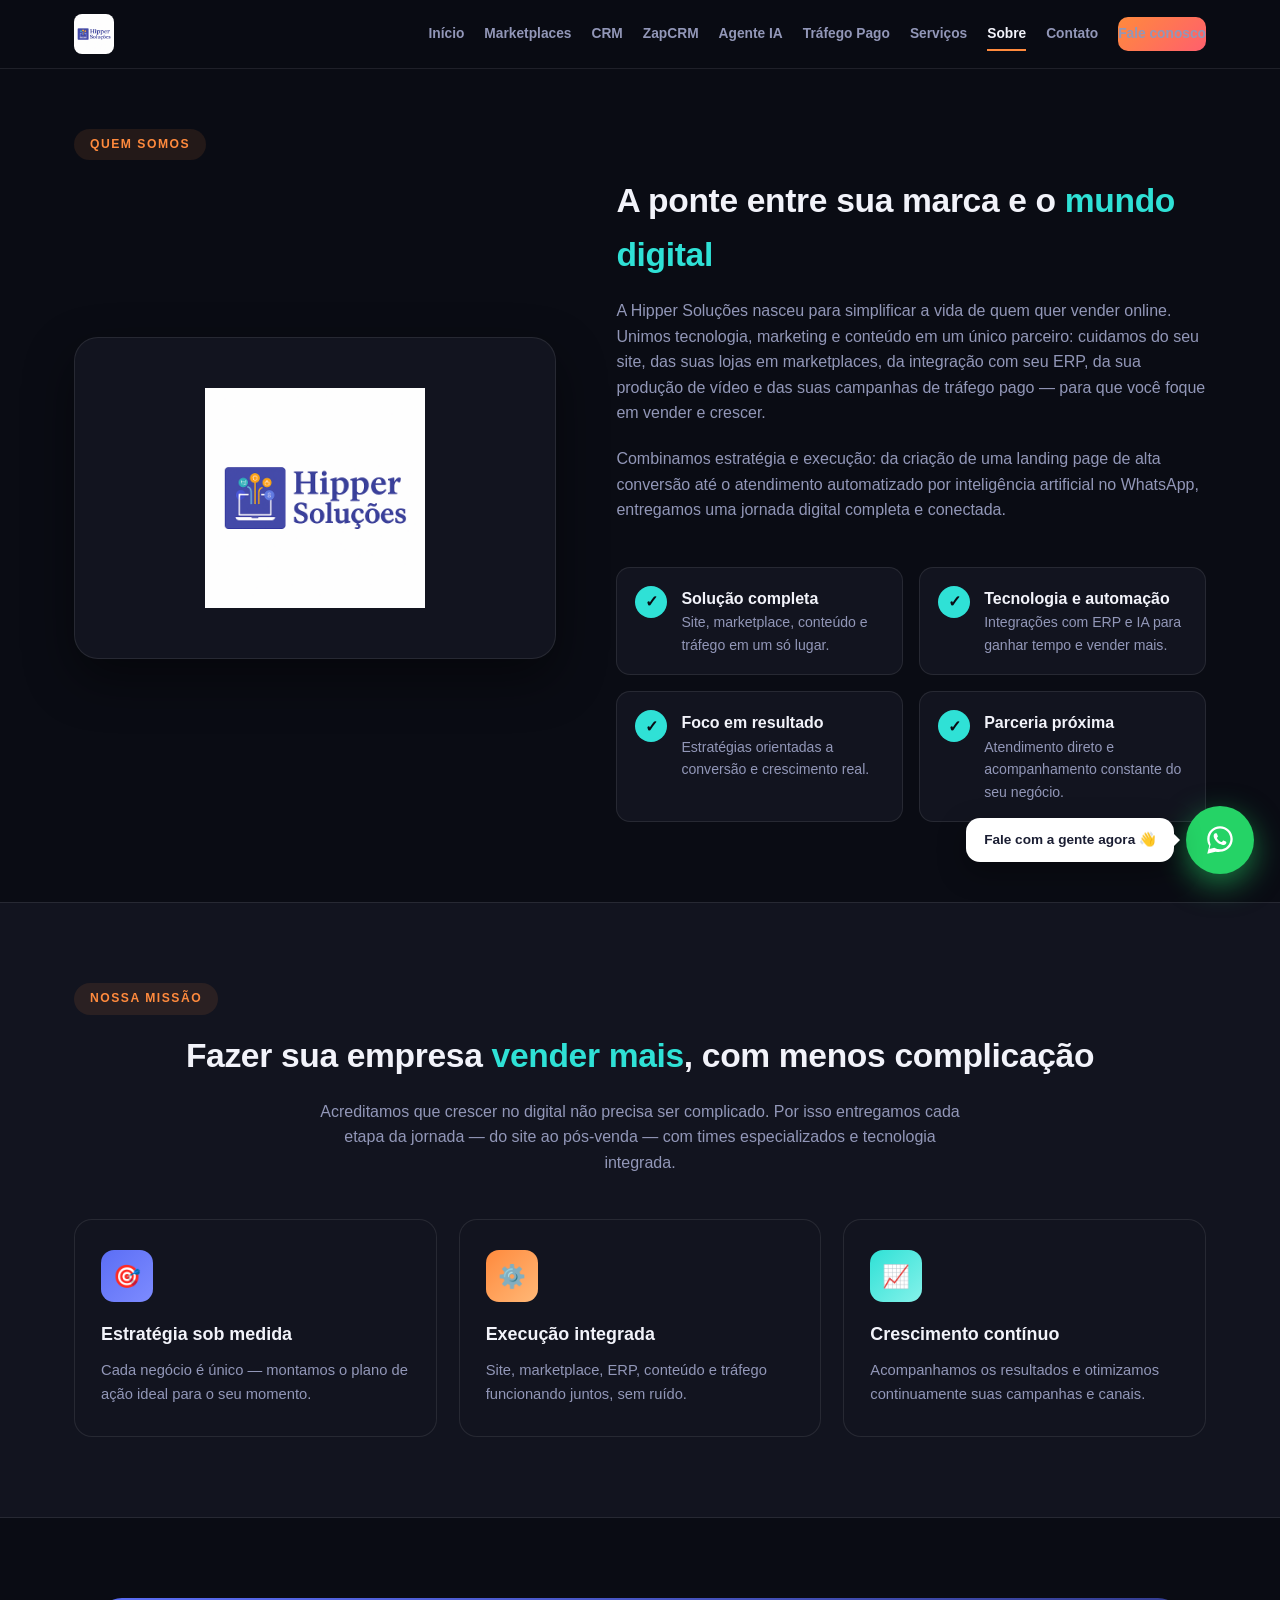
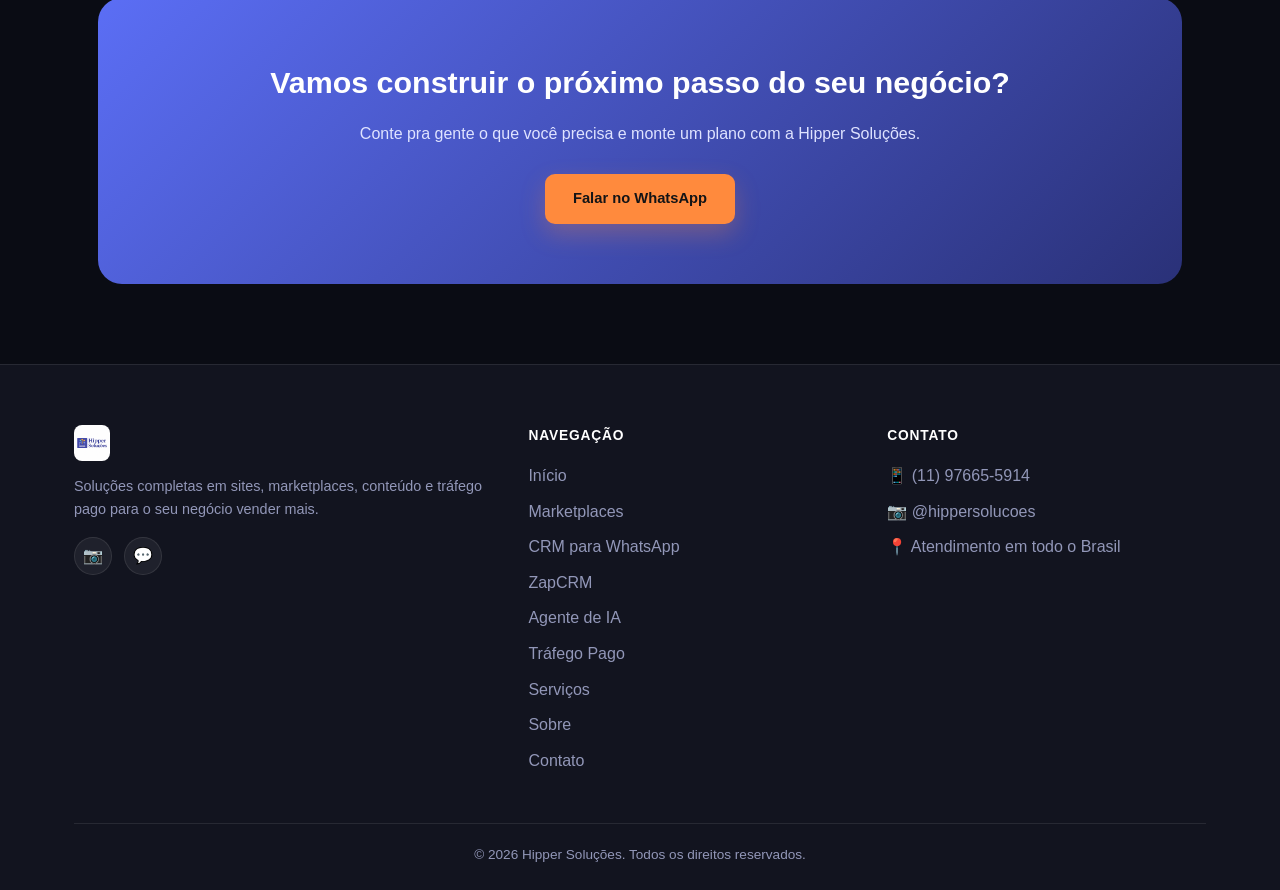
<file: sobre.html>
<!DOCTYPE html>
<html lang="pt-BR">
<head>
<!-- Google tag (gtag.js) -->
<script async src="https://www.googletagmanager.com/gtag/js?id=G-HLM7G4MR8B"></script>
<script>
  window.dataLayer = window.dataLayer || [];
  function gtag(){dataLayer.push(arguments);}
  gtag("js", new Date());
  gtag("config", "G-HLM7G4MR8B");
</script>
<meta charset="UTF-8">
<meta name="viewport" content="width=device-width, initial-scale=1.0">
<title>Sobre | Hipper Soluções</title>
<link rel="icon" href="assets/logo.png">
<link rel="stylesheet" href="css/style.css">
</head>
<body>

<header>
  <div class="container navbar">
    <a href="index.html" class="logo">
      <img src="assets/logo.png" alt="Hipper Soluções">
    </a>
    <nav class="nav-links">
      <a href="index.html">Início</a>
      <a href="marketplaces.html">Marketplaces</a>
      <a href="crm-whatsapp.html">CRM</a>
      <a href="zapcrm.html">ZapCRM</a>
      <a href="ia-whatsapp.html">Agente IA</a>
      <a href="trafego-pago.html">Tráfego Pago</a>
      <a href="servicos.html">Serviços</a>
      <a href="sobre.html" class="active">Sobre</a>
      <a href="contato.html">Contato</a>
      <a href="contato.html" class="btn btn-cta">Fale conosco</a>
    </nav>
    <button class="menu-toggle" aria-label="Abrir menu">
      <span></span><span></span><span></span>
    </button>
  </div>
</header>

<section style="padding-top:60px;">
  <div class="container">
    <div class="section-tag">Quem somos</div>
    <div class="about-grid">
      <div class="about-visual">
        <img src="assets/logo.png" alt="Hipper Soluções">
      </div>
      <div>
        <h2 class="section-title">A ponte entre sua marca e o <span>mundo digital</span></h2>
        <p class="section-desc" style="margin-bottom:20px;">
          A Hipper Soluções nasceu para simplificar a vida de quem quer vender online. Unimos tecnologia,
          marketing e conteúdo em um único parceiro: cuidamos do seu site, das suas lojas em marketplaces,
          da integração com seu ERP, da sua produção de vídeo e das suas campanhas de tráfego pago —
          para que você foque em vender e crescer.
        </p>
        <p class="section-desc">
          Combinamos estratégia e execução: da criação de uma landing page de alta conversão até o
          atendimento automatizado por inteligência artificial no WhatsApp, entregamos uma jornada digital
          completa e conectada.
        </p>

        <div class="valores">
          <div class="valor-item">
            <div class="dot">✓</div>
            <div>
              <h3 style="font-size:1rem;">Solução completa</h3>
              <p style="color:var(--texto-claro); font-size:.88rem;">Site, marketplace, conteúdo e tráfego em um só lugar.</p>
            </div>
          </div>
          <div class="valor-item">
            <div class="dot">✓</div>
            <div>
              <h3 style="font-size:1rem;">Tecnologia e automação</h3>
              <p style="color:var(--texto-claro); font-size:.88rem;">Integrações com ERP e IA para ganhar tempo e vender mais.</p>
            </div>
          </div>
          <div class="valor-item">
            <div class="dot">✓</div>
            <div>
              <h3 style="font-size:1rem;">Foco em resultado</h3>
              <p style="color:var(--texto-claro); font-size:.88rem;">Estratégias orientadas a conversão e crescimento real.</p>
            </div>
          </div>
          <div class="valor-item">
            <div class="dot">✓</div>
            <div>
              <h3 style="font-size:1rem;">Parceria próxima</h3>
              <p style="color:var(--texto-claro); font-size:.88rem;">Atendimento direto e acompanhamento constante do seu negócio.</p>
            </div>
          </div>
        </div>
      </div>
    </div>
  </div>
</section>

<section style="background:var(--surface); border-top:1px solid var(--linha); border-bottom:1px solid var(--linha);">
  <div class="container">
    <div class="section-tag center">Nossa missão</div>
    <h2 class="section-title center">Fazer sua empresa <span>vender mais</span>, com menos complicação</h2>
    <p class="section-desc center">Acreditamos que crescer no digital não precisa ser complicado. Por isso entregamos
      cada etapa da jornada — do site ao pós-venda — com times especializados e tecnologia integrada.</p>

    <div class="grid-3">
      <div class="card">
        <div class="card-icon bg-azul">🎯</div>
        <h3>Estratégia sob medida</h3>
        <p>Cada negócio é único — montamos o plano de ação ideal para o seu momento.</p>
      </div>
      <div class="card">
        <div class="card-icon bg-laranja">⚙️</div>
        <h3>Execução integrada</h3>
        <p>Site, marketplace, ERP, conteúdo e tráfego funcionando juntos, sem ruído.</p>
      </div>
      <div class="card">
        <div class="card-icon bg-turquesa">📈</div>
        <h3>Crescimento contínuo</h3>
        <p>Acompanhamos os resultados e otimizamos continuamente suas campanhas e canais.</p>
      </div>
    </div>
  </div>
</section>

<section>
  <div class="container">
    <div class="cta-banda">
      <h2>Vamos construir o próximo passo do seu negócio?</h2>
      <p>Conte pra gente o que você precisa e monte um plano com a Hipper Soluções.</p>
      <a href="https://wa.me/5511976655914" target="_blank" class="btn btn-primary">Falar no WhatsApp</a>
    </div>
  </div>
</section>

<footer>
  <div class="container">
    <div class="footer-grid">
      <div>
        <div class="footer-logo">
          <img src="assets/logo.png" alt="Hipper Soluções">
        </div>
        <p style="font-size:.9rem;">Soluções completas em sites, marketplaces, conteúdo e tráfego pago para o seu negócio vender mais.</p>
        <div class="social-row">
          <a href="https://www.instagram.com/hippersolucoes/" target="_blank" aria-label="Instagram">📷</a>
          <a href="https://wa.me/5511976655914" target="_blank" aria-label="WhatsApp">💬</a>
        </div>
      </div>
      <div>
        <h4>Navegação</h4>
        <ul>
          <li><a href="index.html">Início</a></li>
          <li><a href="marketplaces.html">Marketplaces</a></li>
          <li><a href="crm-whatsapp.html">CRM para WhatsApp</a></li>
          <li><a href="zapcrm.html">ZapCRM</a></li>
          <li><a href="ia-whatsapp.html">Agente de IA</a></li>
          <li><a href="trafego-pago.html">Tráfego Pago</a></li>
          <li><a href="servicos.html">Serviços</a></li>
          <li><a href="sobre.html">Sobre</a></li>
          <li><a href="contato.html">Contato</a></li>
        </ul>
      </div>
      <div>
        <h4>Contato</h4>
        <ul>
          <li>📱 (11) 97665-5914</li>
          <li>📷 @hippersolucoes</li>
          <li>📍 Atendimento em todo o Brasil</li>
        </ul>
      </div>
    </div>
    <div class="footer-bottom">
      © 2026 Hipper Soluções. Todos os direitos reservados.
    </div>
  </div>
</footer>

<div class="whatsapp-widget">
  <div class="whatsapp-bubble">Fale com a gente agora 👋</div>
  <a href="https://wa.me/5511976655914" target="_blank" class="whatsapp-float" aria-label="WhatsApp">
    <svg width="34" height="34" viewBox="0 0 32 32" fill="currentColor"><path d="M16.001 3C9.373 3 4 8.373 4 15c0 2.386.703 4.607 1.912 6.474L4 29l7.727-1.877A11.94 11.94 0 0016 27c6.627 0 12-5.373 12-12S22.628 3 16.001 3zm0 21.818a9.78 9.78 0 01-4.99-1.363l-.358-.213-4.583 1.113 1.127-4.462-.234-.366A9.8 9.8 0 016.182 15c0-5.415 4.404-9.818 9.819-9.818 5.415 0 9.818 4.403 9.818 9.818 0 5.415-4.403 9.818-9.818 9.818zm5.373-7.354c-.294-.147-1.738-.858-2.008-.956-.27-.098-.466-.147-.662.147-.196.294-.759.956-.931 1.152-.171.196-.343.221-.637.074-.294-.147-1.242-.458-2.365-1.462-.874-.78-1.464-1.744-1.636-2.038-.171-.294-.018-.453.129-.6.133-.132.294-.343.441-.515.147-.171.196-.294.294-.49.098-.196.049-.368-.024-.515-.074-.147-.662-1.596-.907-2.186-.239-.573-.482-.495-.662-.504l-.564-.01c-.196 0-.515.074-.784.368-.27.294-1.03 1.006-1.03 2.453 0 1.446 1.055 2.844 1.201 3.04.147.196 2.077 3.17 5.032 4.445.703.303 1.251.484 1.678.62.705.224 1.347.192 1.854.117.566-.085 1.738-.71 1.983-1.395.245-.686.245-1.274.171-1.395-.073-.122-.269-.196-.563-.343z"/></svg>
  </a>
</div>
<script src="js/script.js"></script>
</body>
</html>
</file>
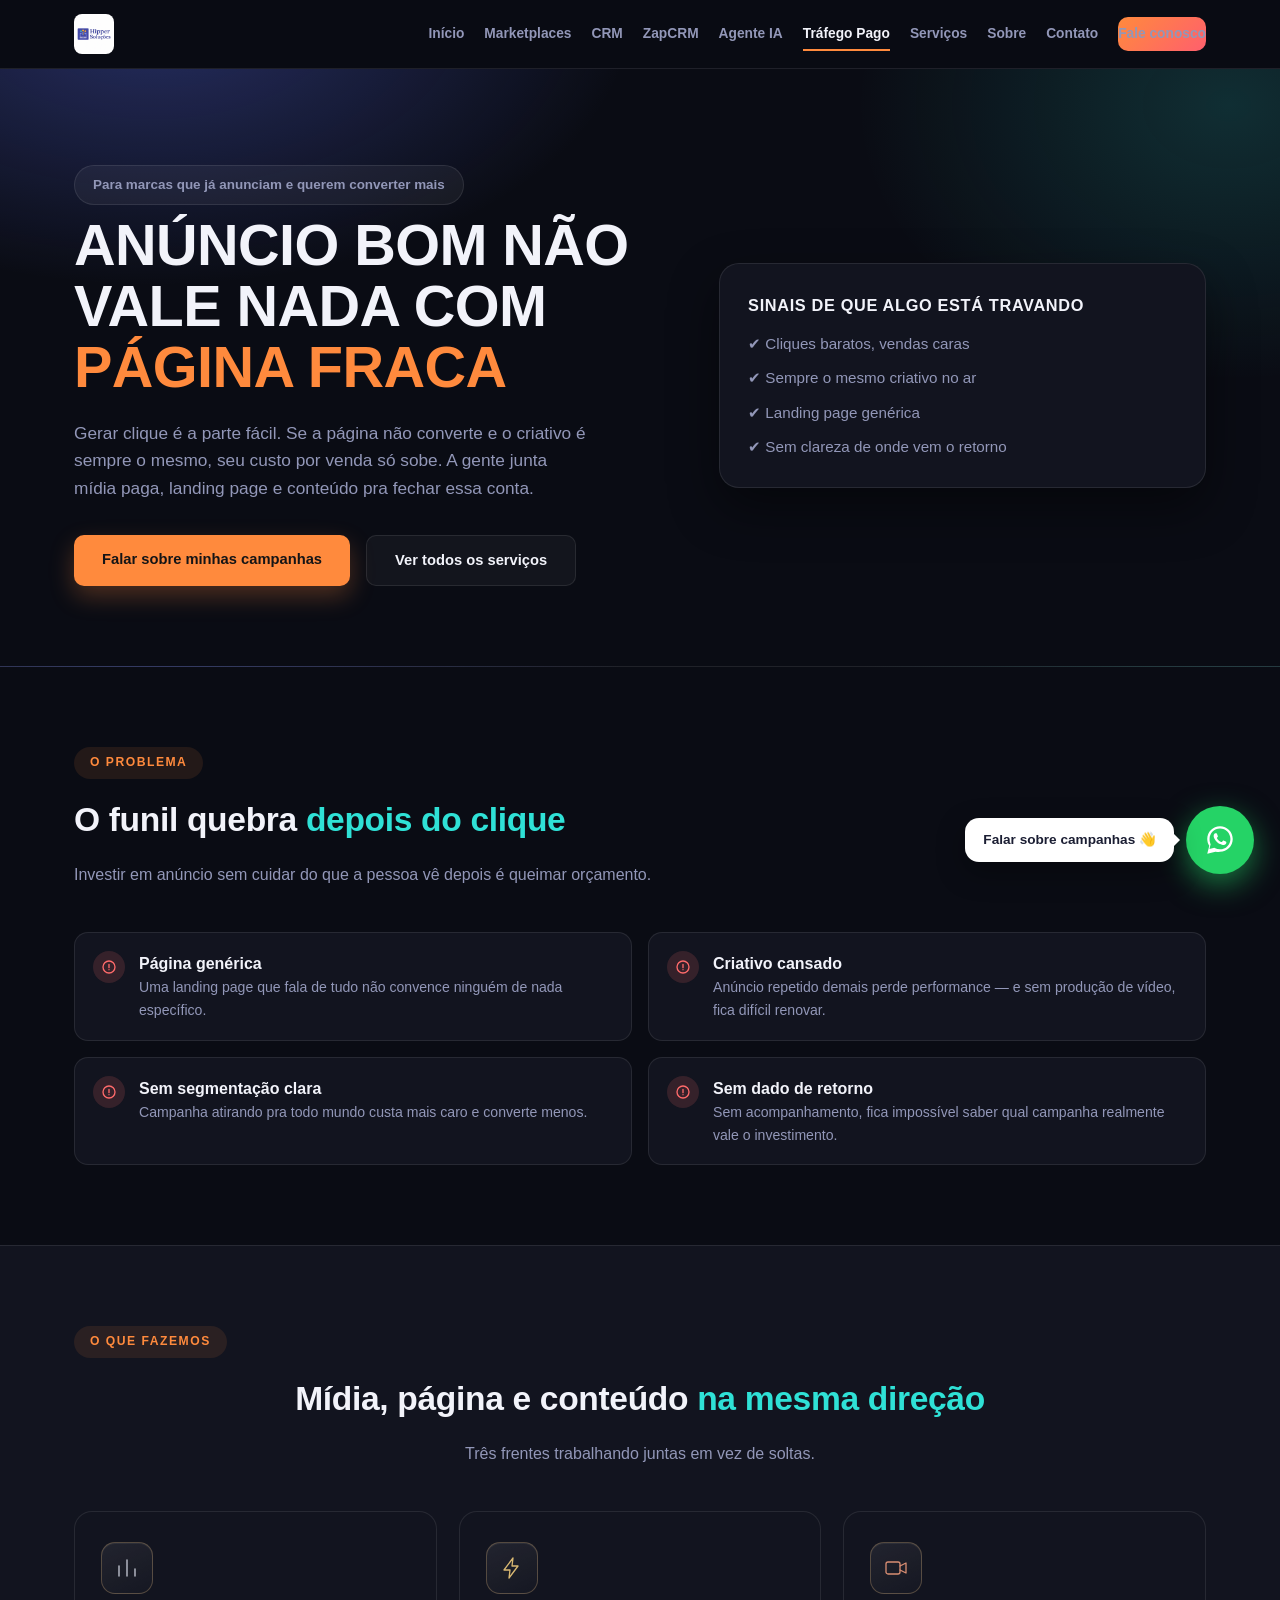
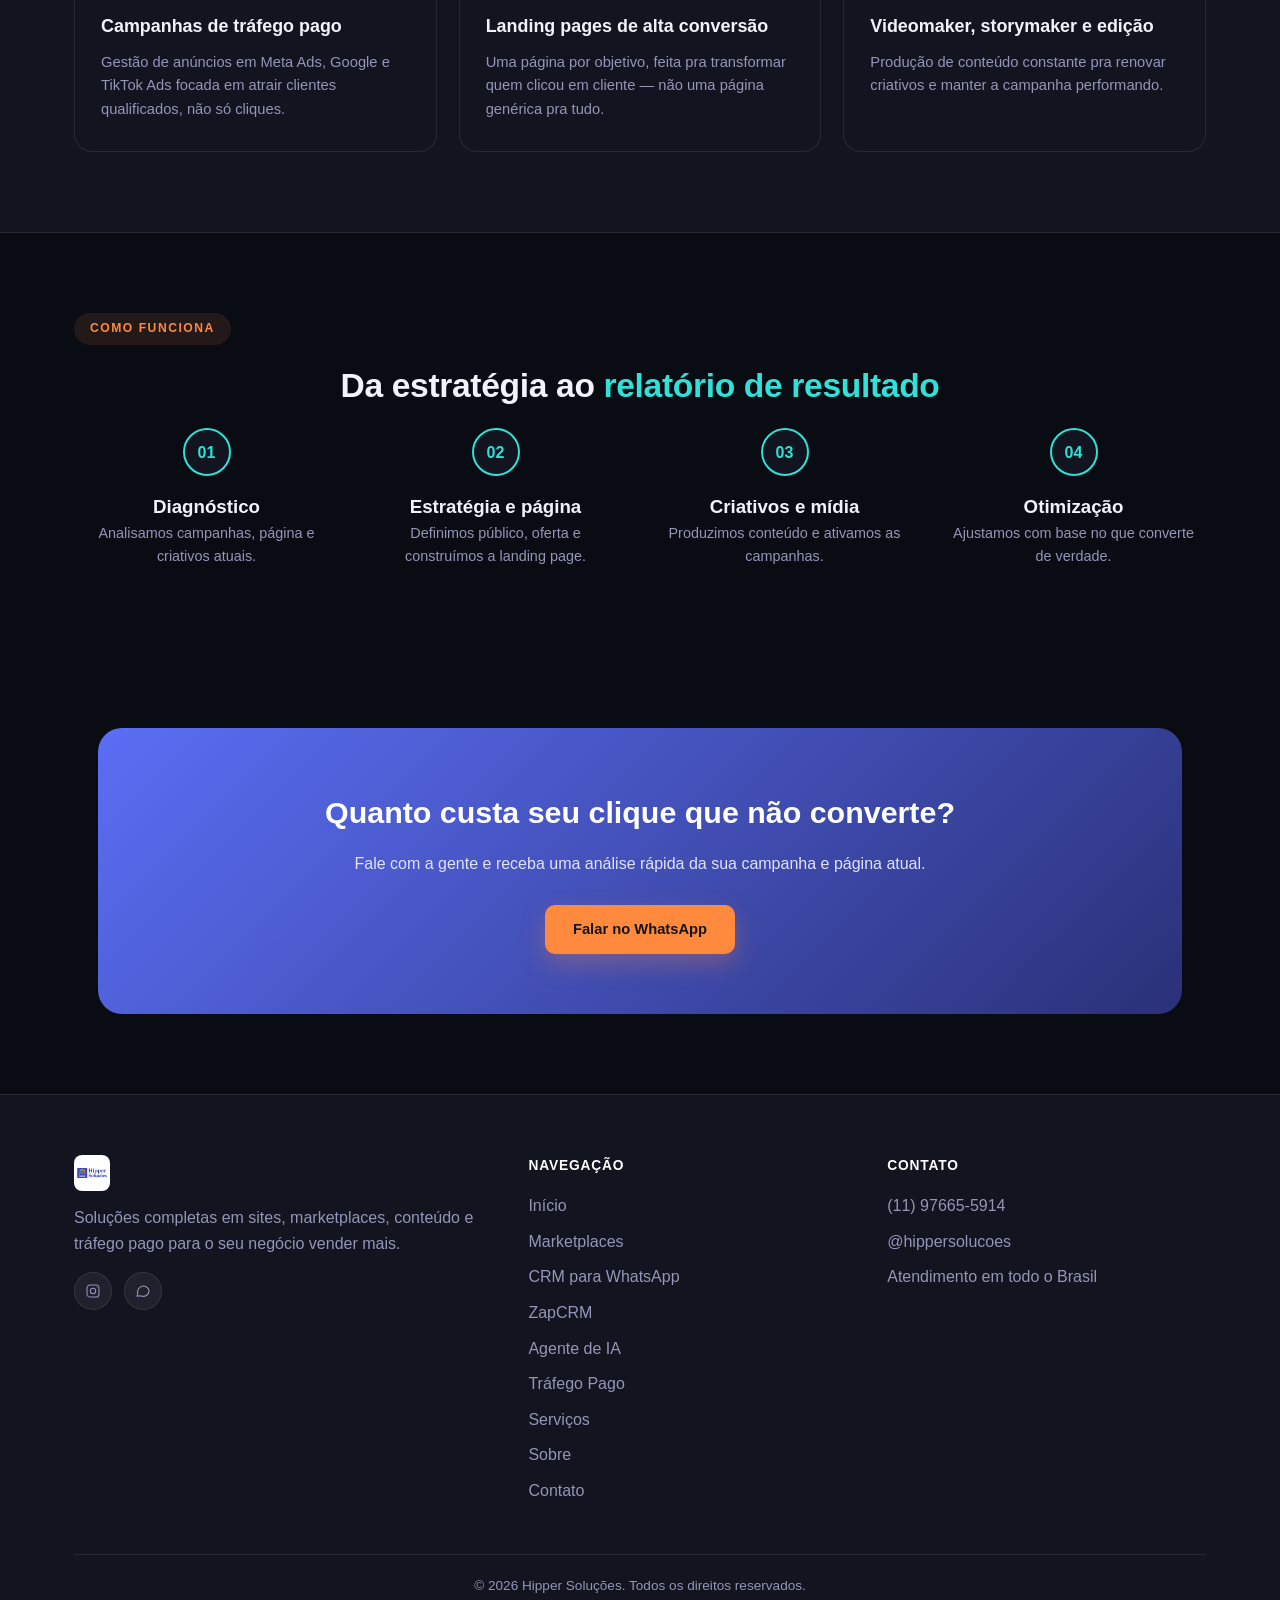
<file: trafego-pago.html>
<!DOCTYPE html>
<html lang="pt-BR">
<head>
<!-- Google tag (gtag.js) -->
<script async src="https://www.googletagmanager.com/gtag/js?id=G-HLM7G4MR8B"></script>
<script>
  window.dataLayer = window.dataLayer || [];
  function gtag(){dataLayer.push(arguments);}
  gtag("js", new Date());
  gtag("config", "G-HLM7G4MR8B");
</script>
<meta charset="UTF-8">
<meta name="viewport" content="width=device-width, initial-scale=1.0">
<title>Tráfego Pago e Conteúdo de Alta Conversão | Hipper Soluções</title>
<meta name="description" content="Campanhas de tráfego pago, landing pages de alta conversão e produção de vídeo trabalhando juntos para gerar clientes qualificados.">
<link rel="icon" href="assets/logo.png">
<link rel="stylesheet" href="css/style.css">
</head>
<body>

<header>
  <div class="container navbar">
    <a href="index.html" class="logo">
      <img src="assets/logo.png" alt="Hipper Soluções">
    </a>
    <nav class="nav-links">
      <a href="index.html">Início</a>
      <a href="marketplaces.html">Marketplaces</a>
      <a href="crm-whatsapp.html">CRM</a>
      <a href="zapcrm.html">ZapCRM</a>
      <a href="ia-whatsapp.html">Agente IA</a>
      <a href="trafego-pago.html" class="active">Tráfego Pago</a>
      <a href="servicos.html">Serviços</a>
      <a href="sobre.html">Sobre</a>
      <a href="contato.html">Contato</a>
      <a href="contato.html" class="btn btn-cta">Fale conosco</a>
    </nav>
    <button class="menu-toggle" aria-label="Abrir menu">
      <span></span><span></span><span></span>
    </button>
  </div>
</header>

<section class="hero">
  <div class="container hero-grid">
    <div>
      <div class="publico-pill">Para marcas que já anunciam e querem converter mais</div>
      <h1>Anúncio bom não vale nada com <span>página fraca</span></h1>
      <p>Gerar clique é a parte fácil. Se a página não converte e o criativo é sempre o mesmo, seu custo por venda só sobe. A gente junta mídia paga, landing page e conteúdo pra fechar essa conta.</p>
      <div class="hero-buttons">
        <a href="https://wa.me/5511976655914?text=Ol%C3%A1!%20Quero%20melhorar%20meu%20tr%C3%A1fego%20pago%20e%20conte%C3%BAdo." target="_blank" class="btn btn-primary">Falar sobre minhas campanhas</a>
        <a href="servicos.html" class="btn btn-outline">Ver todos os serviços</a>
      </div>
    </div>
    <div class="hero-card">
      <h3>Sinais de que algo está travando</h3>
      <ul style="color:var(--texto-claro); font-size:.95rem; display:grid; gap:10px;">
        <li>✔ Cliques baratos, vendas caras</li>
        <li>✔ Sempre o mesmo criativo no ar</li>
        <li>✔ Landing page genérica</li>
        <li>✔ Sem clareza de onde vem o retorno</li>
      </ul>
    </div>
  </div>
</section>

<section>
  <div class="container">
    <div class="section-tag">O problema</div>
    <h2 class="section-title">O funil quebra <span>depois do clique</span></h2>
    <p class="section-desc">Investir em anúncio sem cuidar do que a pessoa vê depois é queimar orçamento.</p>

    <div class="valores">
      <div class="valor-item">
        <div class="dot dot-alerta">
          <svg viewBox="0 0 24 24" fill="none" stroke="currentColor" stroke-width="2" stroke-linecap="round" stroke-linejoin="round"><circle cx="12" cy="12" r="9"/><path d="M12 8v5M12 16h.01"/></svg>
        </div>
        <div>
          <h3 style="font-size:1rem;">Página genérica</h3>
          <p style="color:var(--texto-claro); font-size:.88rem;">Uma landing page que fala de tudo não convence ninguém de nada específico.</p>
        </div>
      </div>
      <div class="valor-item">
        <div class="dot dot-alerta">
          <svg viewBox="0 0 24 24" fill="none" stroke="currentColor" stroke-width="2" stroke-linecap="round" stroke-linejoin="round"><circle cx="12" cy="12" r="9"/><path d="M12 8v5M12 16h.01"/></svg>
        </div>
        <div>
          <h3 style="font-size:1rem;">Criativo cansado</h3>
          <p style="color:var(--texto-claro); font-size:.88rem;">Anúncio repetido demais perde performance — e sem produção de vídeo, fica difícil renovar.</p>
        </div>
      </div>
      <div class="valor-item">
        <div class="dot dot-alerta">
          <svg viewBox="0 0 24 24" fill="none" stroke="currentColor" stroke-width="2" stroke-linecap="round" stroke-linejoin="round"><circle cx="12" cy="12" r="9"/><path d="M12 8v5M12 16h.01"/></svg>
        </div>
        <div>
          <h3 style="font-size:1rem;">Sem segmentação clara</h3>
          <p style="color:var(--texto-claro); font-size:.88rem;">Campanha atirando pra todo mundo custa mais caro e converte menos.</p>
        </div>
      </div>
      <div class="valor-item">
        <div class="dot dot-alerta">
          <svg viewBox="0 0 24 24" fill="none" stroke="currentColor" stroke-width="2" stroke-linecap="round" stroke-linejoin="round"><circle cx="12" cy="12" r="9"/><path d="M12 8v5M12 16h.01"/></svg>
        </div>
        <div>
          <h3 style="font-size:1rem;">Sem dado de retorno</h3>
          <p style="color:var(--texto-claro); font-size:.88rem;">Sem acompanhamento, fica impossível saber qual campanha realmente vale o investimento.</p>
        </div>
      </div>
    </div>
  </div>
</section>

<section style="background:var(--surface); border-top:1px solid var(--linha); border-bottom:1px solid var(--linha);">
  <div class="container">
    <div class="section-tag center">O que fazemos</div>
    <h2 class="section-title center">Mídia, página e conteúdo <span>na mesma direção</span></h2>
    <p class="section-desc center">Três frentes trabalhando juntas em vez de soltas.</p>

    <div class="grid-3">
      <div class="card">
        <div class="card-icon-luxo icon-prata">
          <svg viewBox="0 0 24 24" fill="none" stroke="currentColor" stroke-width="1.3" stroke-linecap="round" stroke-linejoin="round"><path d="M4 20V10"/><path d="M12 20V4"/><path d="M20 20v-7"/></svg>
        </div>
        <h3>Campanhas de tráfego pago</h3>
        <p>Gestão de anúncios em Meta Ads, Google e TikTok Ads focada em atrair clientes qualificados, não só cliques.</p>
      </div>
      <div class="card">
        <div class="card-icon-luxo icon-ouro">
          <svg viewBox="0 0 24 24" fill="none" stroke="currentColor" stroke-width="1.3" stroke-linecap="round" stroke-linejoin="round"><path d="M13 2L4 14h6l-1 8 9-12h-6l1-8z"/></svg>
        </div>
        <h3>Landing pages de alta conversão</h3>
        <p>Uma página por objetivo, feita pra transformar quem clicou em cliente — não uma página genérica pra tudo.</p>
      </div>
      <div class="card">
        <div class="card-icon-luxo icon-cobre">
          <svg viewBox="0 0 24 24" fill="none" stroke="currentColor" stroke-width="1.3" stroke-linecap="round" stroke-linejoin="round"><rect x="2" y="6" width="14" height="12" rx="2"/><path d="M16 10l6-3v10l-6-3"/></svg>
        </div>
        <h3>Videomaker, storymaker e edição</h3>
        <p>Produção de conteúdo constante pra renovar criativos e manter a campanha performando.</p>
      </div>
    </div>
  </div>
</section>

<section>
  <div class="container">
    <div class="section-tag center">Como funciona</div>
    <h2 class="section-title center">Da estratégia ao <span>relatório de resultado</span></h2>
    <div class="processo">
      <div class="processo-item">
        <div class="processo-num">01</div>
        <h3>Diagnóstico</h3>
        <p style="color:var(--texto-claro); font-size:.9rem;">Analisamos campanhas, página e criativos atuais.</p>
      </div>
      <div class="processo-item">
        <div class="processo-num">02</div>
        <h3>Estratégia e página</h3>
        <p style="color:var(--texto-claro); font-size:.9rem;">Definimos público, oferta e construímos a landing page.</p>
      </div>
      <div class="processo-item">
        <div class="processo-num">03</div>
        <h3>Criativos e mídia</h3>
        <p style="color:var(--texto-claro); font-size:.9rem;">Produzimos conteúdo e ativamos as campanhas.</p>
      </div>
      <div class="processo-item">
        <div class="processo-num">04</div>
        <h3>Otimização</h3>
        <p style="color:var(--texto-claro); font-size:.9rem;">Ajustamos com base no que converte de verdade.</p>
      </div>
    </div>
  </div>
</section>

<section>
  <div class="container">
    <div class="cta-banda">
      <div class="cta-banda-text">
        <h2>Quanto custa seu clique que não converte?</h2>
        <p>Fale com a gente e receba uma análise rápida da sua campanha e página atual.</p>
      </div>
      <a href="https://wa.me/5511976655914?text=Ol%C3%A1!%20Quero%20melhorar%20meu%20tr%C3%A1fego%20pago%20e%20conte%C3%BAdo." target="_blank" class="btn btn-primary">Falar no WhatsApp</a>
    </div>
  </div>
</section>

<footer>
  <div class="container">
    <div class="footer-grid">
      <div>
        <div class="footer-logo">
          <img src="assets/logo.png" alt="Hipper Soluções">
        </div>
        <p>Soluções completas em sites, marketplaces, conteúdo e tráfego pago para o seu negócio vender mais.</p>
        <div class="social-row">
          <a href="https://www.instagram.com/hippersolucoes/" target="_blank" aria-label="Instagram">
            <svg width="16" height="16" viewBox="0 0 24 24" fill="none" stroke="currentColor" stroke-width="1.6" stroke-linecap="round" stroke-linejoin="round"><rect x="3" y="3" width="18" height="18" rx="5"/><circle cx="12" cy="12" r="4"/><circle cx="17.2" cy="6.8" r="0.6" fill="currentColor" stroke="none"/></svg>
          </a>
          <a href="https://wa.me/5511976655914" target="_blank" aria-label="WhatsApp">
            <svg width="16" height="16" viewBox="0 0 24 24" fill="none" stroke="currentColor" stroke-width="1.6" stroke-linecap="round" stroke-linejoin="round"><path d="M21 11.5a8.5 8.5 0 01-12.4 7.5L3 20l1.1-5A8.5 8.5 0 1121 11.5z"/></svg>
          </a>
        </div>
      </div>
      <div>
        <h4>Navegação</h4>
        <ul>
          <li><a href="index.html">Início</a></li>
          <li><a href="marketplaces.html">Marketplaces</a></li>
          <li><a href="crm-whatsapp.html">CRM para WhatsApp</a></li>
          <li><a href="zapcrm.html">ZapCRM</a></li>
          <li><a href="ia-whatsapp.html">Agente de IA</a></li>
          <li><a href="trafego-pago.html">Tráfego Pago</a></li>
          <li><a href="servicos.html">Serviços</a></li>
          <li><a href="sobre.html">Sobre</a></li>
          <li><a href="contato.html">Contato</a></li>
        </ul>
      </div>
      <div>
        <h4>Contato</h4>
        <ul>
          <li>(11) 97665-5914</li>
          <li>@hippersolucoes</li>
          <li>Atendimento em todo o Brasil</li>
        </ul>
      </div>
    </div>
    <div class="footer-bottom">
      © 2026 Hipper Soluções. Todos os direitos reservados.
    </div>
  </div>
</footer>

<div class="whatsapp-widget">
  <div class="whatsapp-bubble">Falar sobre campanhas 👋</div>
  <a href="https://wa.me/5511976655914?text=Ol%C3%A1!%20Quero%20melhorar%20meu%20tr%C3%A1fego%20pago%20e%20conte%C3%BAdo." target="_blank" class="whatsapp-float" aria-label="WhatsApp">
    <svg width="34" height="34" viewBox="0 0 32 32" fill="currentColor"><path d="M16.001 3C9.373 3 4 8.373 4 15c0 2.386.703 4.607 1.912 6.474L4 29l7.727-1.877A11.94 11.94 0 0016 27c6.627 0 12-5.373 12-12S22.628 3 16.001 3zm0 21.818a9.78 9.78 0 01-4.99-1.363l-.358-.213-4.583 1.113 1.127-4.462-.234-.366A9.8 9.8 0 016.182 15c0-5.415 4.404-9.818 9.819-9.818 5.415 0 9.818 4.403 9.818 9.818 0 5.415-4.403 9.818-9.818 9.818zm5.373-7.354c-.294-.147-1.738-.858-2.008-.956-.27-.098-.466-.147-.662.147-.196.294-.759.956-.931 1.152-.171.196-.343.221-.637.074-.294-.147-1.242-.458-2.365-1.462-.874-.78-1.464-1.744-1.636-2.038-.171-.294-.018-.453.129-.6.133-.132.294-.343.441-.515.147-.171.196-.294.294-.49.098-.196.049-.368-.024-.515-.074-.147-.662-1.596-.907-2.186-.239-.573-.482-.495-.662-.504l-.564-.01c-.196 0-.515.074-.784.368-.27.294-1.03 1.006-1.03 2.453 0 1.446 1.055 2.844 1.201 3.04.147.196 2.077 3.17 5.032 4.445.703.303 1.251.484 1.678.62.705.224 1.347.192 1.854.117.566-.085 1.738-.71 1.983-1.395.245-.686.245-1.274.171-1.395-.073-.122-.269-.196-.563-.343z"/></svg>
  </a>
</div>
<script src="js/script.js"></script>
</body>
</html>
</file>
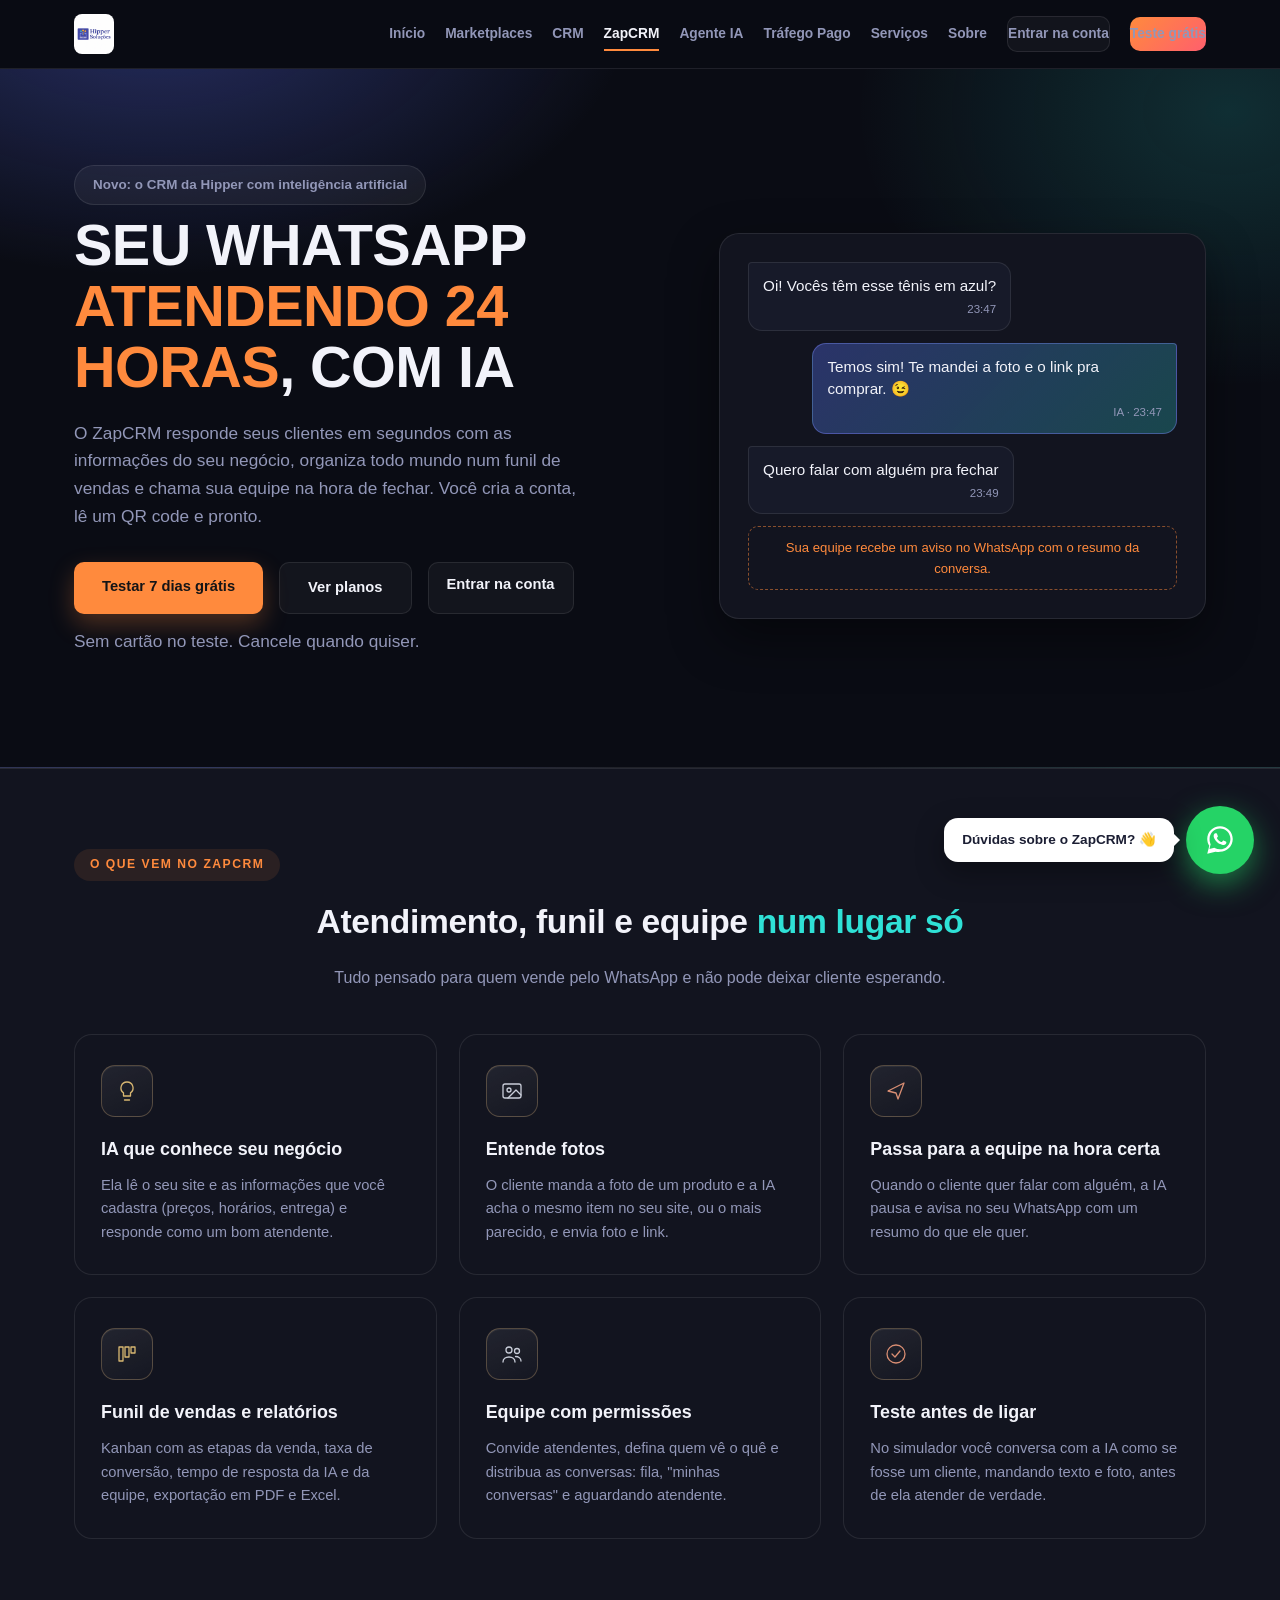
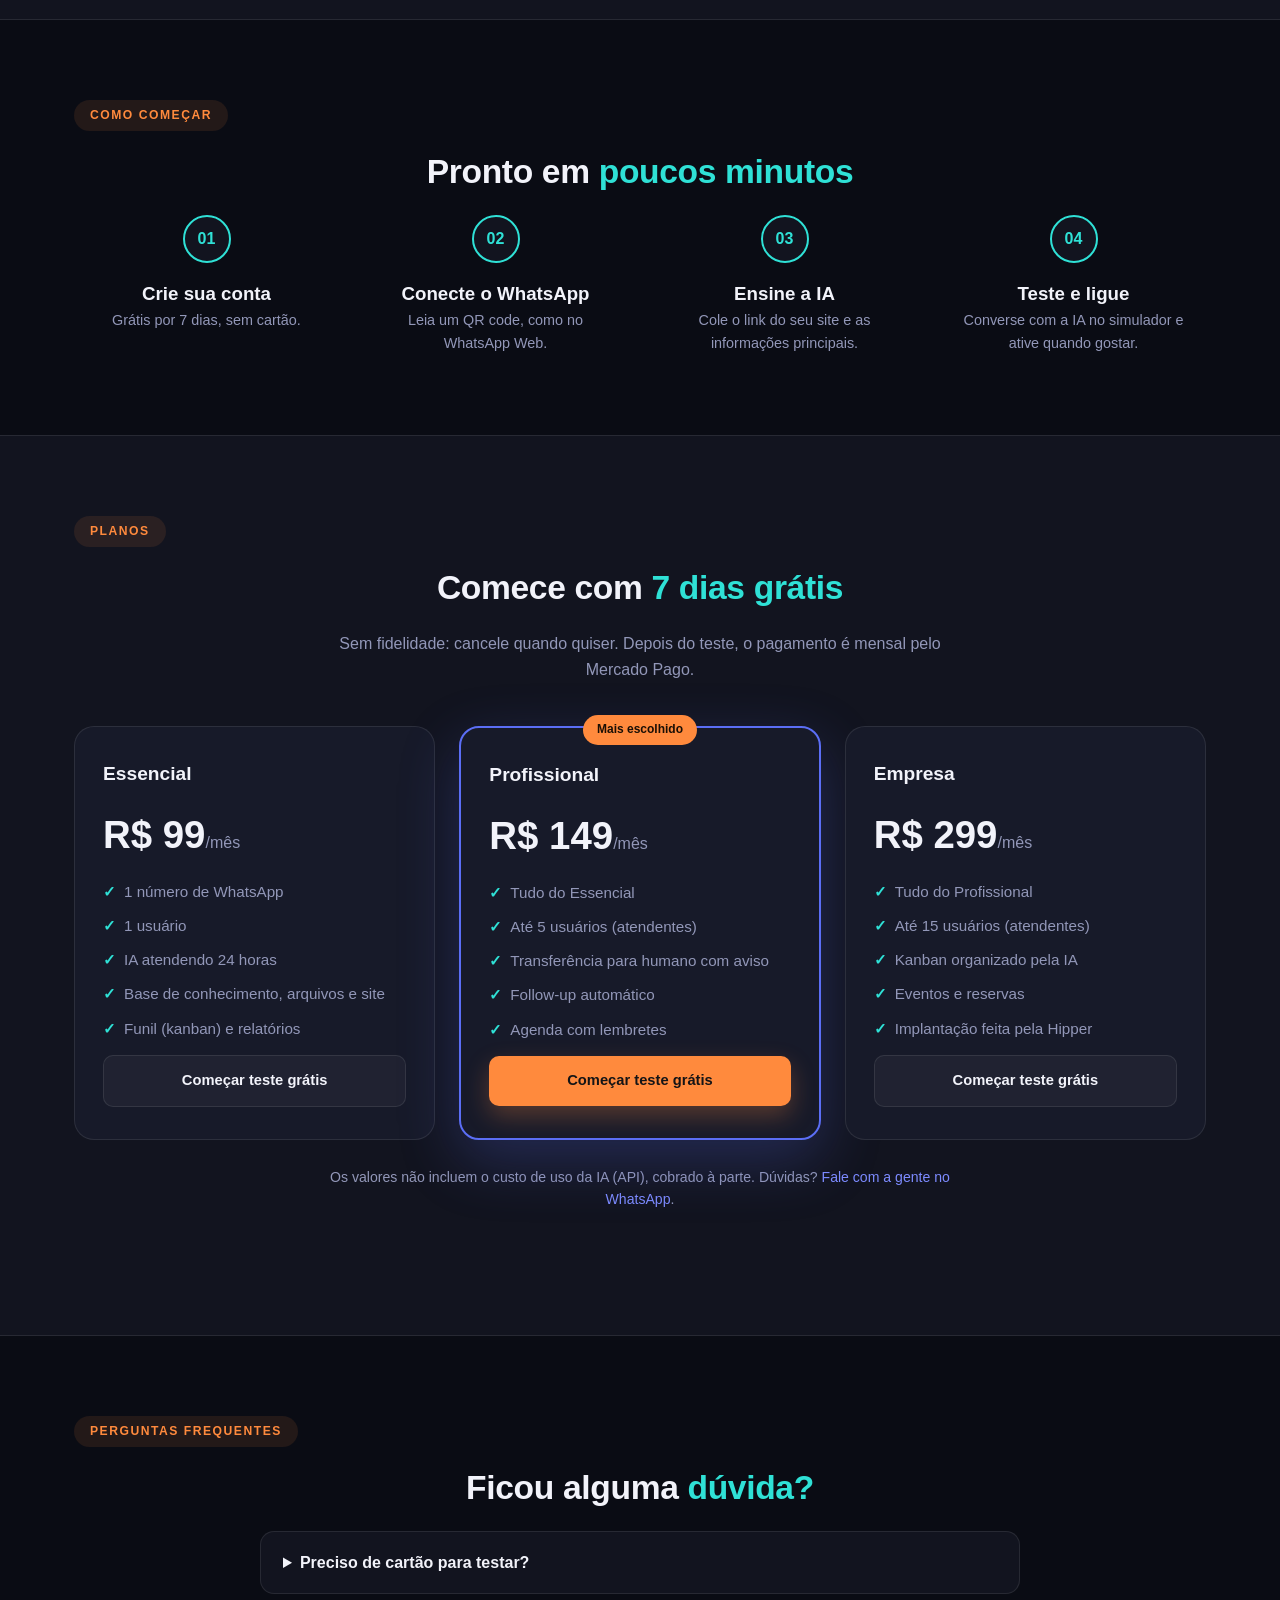
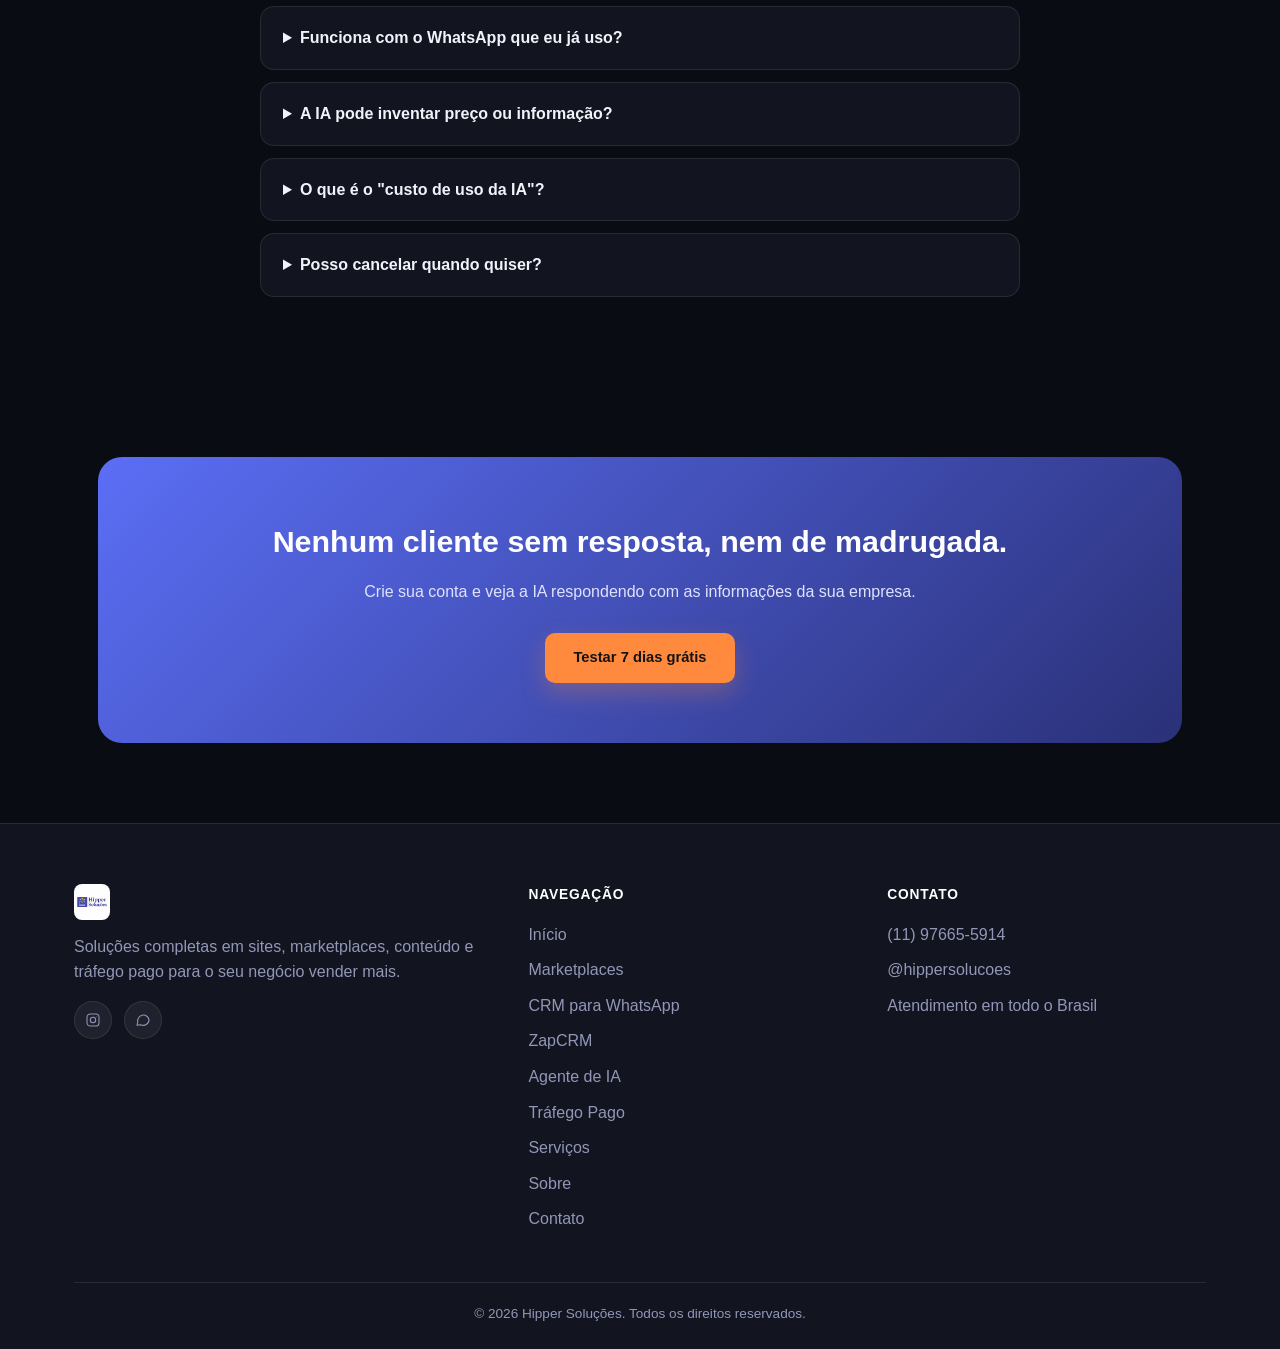
<file: zapcrm.html>
<!DOCTYPE html>
<html lang="pt-BR">
<head>
<!-- Google tag (gtag.js) -->
<script async src="https://www.googletagmanager.com/gtag/js?id=G-HLM7G4MR8B"></script>
<script>
  window.dataLayer = window.dataLayer || [];
  function gtag(){dataLayer.push(arguments);}
  gtag("js", new Date());
  gtag("config", "G-HLM7G4MR8B");
</script>
<meta charset="UTF-8">
<meta name="viewport" content="width=device-width, initial-scale=1.0">
<title>ZapCRM: IA que atende seu WhatsApp 24h | Hipper Soluções</title>
<meta name="description" content="ZapCRM: uma inteligência artificial que responde seus clientes no WhatsApp em segundos, 24h por dia, com funil de vendas, equipe e relatórios. Teste 7 dias grátis.">
<link rel="icon" href="assets/logo.png">
<link rel="stylesheet" href="css/style.css">
</head>
<body>

<header>
  <div class="container navbar">
    <a href="index.html" class="logo">
      <img src="assets/logo.png" alt="Hipper Soluções">
    </a>
    <nav class="nav-links">
      <a href="index.html">Início</a>
      <a href="marketplaces.html">Marketplaces</a>
      <a href="crm-whatsapp.html">CRM</a>
      <a href="zapcrm.html" class="active">ZapCRM</a>
      <a href="ia-whatsapp.html">Agente IA</a>
      <a href="trafego-pago.html">Tráfego Pago</a>
      <a href="servicos.html">Serviços</a>
      <a href="sobre.html">Sobre</a>
      <a href="https://crm.hippersolucoes.com" class="btn btn-outline btn-entrar">Entrar na conta</a>
      <a href="https://crm.hippersolucoes.com/#cadastro?plano=profissional" class="btn btn-cta" data-plano="profissional">Teste grátis</a>
    </nav>
    <button class="menu-toggle" aria-label="Abrir menu">
      <span></span><span></span><span></span>
    </button>
  </div>
</header>

<section class="hero">
  <div class="container hero-grid">
    <div>
      <div class="publico-pill">Novo: o CRM da Hipper com inteligência artificial</div>
      <h1>Seu WhatsApp <span>atendendo 24 horas</span>, com IA</h1>
      <p>O ZapCRM responde seus clientes em segundos com as informações do seu negócio, organiza todo mundo num funil de vendas e chama sua equipe na hora de fechar. Você cria a conta, lê um QR code e pronto.</p>
      <div class="hero-buttons">
        <a href="https://crm.hippersolucoes.com/#cadastro?plano=profissional" class="btn btn-primary" data-plano="profissional">Testar 7 dias grátis</a>
        <a href="#planos" class="btn btn-outline">Ver planos</a>
        <a href="https://crm.hippersolucoes.com" class="btn btn-outline btn-entrar">Entrar na conta</a>
      </div>
      <p class="zap-nota">Sem cartão no teste. Cancele quando quiser.</p>
    </div>
    <div class="hero-card zap-chat" aria-label="Exemplo de conversa">
      <div class="zap-msg zap-cliente">Oi! Vocês têm esse tênis em azul? <em>23:47</em></div>
      <div class="zap-msg zap-ia">Temos sim! Te mandei a foto e o link pra comprar. 😉 <em>IA · 23:47</em></div>
      <div class="zap-msg zap-cliente">Quero falar com alguém pra fechar <em>23:49</em></div>
      <div class="zap-aviso">Sua equipe recebe um aviso no WhatsApp com o resumo da conversa.</div>
    </div>
  </div>
</section>

<section style="background:var(--surface); border-top:1px solid var(--linha); border-bottom:1px solid var(--linha);">
  <div class="container">
    <div class="section-tag center">O que vem no ZapCRM</div>
    <h2 class="section-title center">Atendimento, funil e equipe <span>num lugar só</span></h2>
    <p class="section-desc center">Tudo pensado para quem vende pelo WhatsApp e não pode deixar cliente esperando.</p>

    <div class="grid-3">
      <div class="card">
        <div class="card-icon-luxo icon-ouro">
          <svg viewBox="0 0 24 24" fill="none" stroke="currentColor" stroke-width="1.3" stroke-linecap="round" stroke-linejoin="round"><path d="M12 3a6 6 0 0 0-3.5 10.9V17h7v-3.1A6 6 0 0 0 12 3z"/><path d="M9.5 21h5"/></svg>
        </div>
        <h3>IA que conhece seu negócio</h3>
        <p>Ela lê o seu site e as informações que você cadastra (preços, horários, entrega) e responde como um bom atendente.</p>
      </div>
      <div class="card">
        <div class="card-icon-luxo icon-prata">
          <svg viewBox="0 0 24 24" fill="none" stroke="currentColor" stroke-width="1.3" stroke-linecap="round" stroke-linejoin="round"><rect x="3" y="5" width="18" height="14" rx="2"/><circle cx="9" cy="11" r="2"/><path d="M21 16l-5-5-8 8"/></svg>
        </div>
        <h3>Entende fotos</h3>
        <p>O cliente manda a foto de um produto e a IA acha o mesmo item no seu site, ou o mais parecido, e envia foto e link.</p>
      </div>
      <div class="card">
        <div class="card-icon-luxo icon-cobre">
          <svg viewBox="0 0 24 24" fill="none" stroke="currentColor" stroke-width="1.3" stroke-linecap="round" stroke-linejoin="round"><path d="M4 12l16-8-6 16-2-6z"/></svg>
        </div>
        <h3>Passa para a equipe na hora certa</h3>
        <p>Quando o cliente quer falar com alguém, a IA pausa e avisa no seu WhatsApp com um resumo do que ele quer.</p>
      </div>
      <div class="card">
        <div class="card-icon-luxo icon-ouro">
          <svg viewBox="0 0 24 24" fill="none" stroke="currentColor" stroke-width="1.3" stroke-linecap="round" stroke-linejoin="round"><path d="M4 5h4v14H4zM10 5h4v10h-4zM16 5h4v6h-4z"/></svg>
        </div>
        <h3>Funil de vendas e relatórios</h3>
        <p>Kanban com as etapas da venda, taxa de conversão, tempo de resposta da IA e da equipe, exportação em PDF e Excel.</p>
      </div>
      <div class="card">
        <div class="card-icon-luxo icon-prata">
          <svg viewBox="0 0 24 24" fill="none" stroke="currentColor" stroke-width="1.3" stroke-linecap="round" stroke-linejoin="round"><circle cx="9" cy="8" r="3"/><path d="M3 20c0-3 2.7-5 6-5s6 2 6 5"/><circle cx="17" cy="9" r="2.5"/><path d="M15.5 14.5c3 0 5.5 1.7 5.5 4.5"/></svg>
        </div>
        <h3>Equipe com permissões</h3>
        <p>Convide atendentes, defina quem vê o quê e distribua as conversas: fila, "minhas conversas" e aguardando atendente.</p>
      </div>
      <div class="card">
        <div class="card-icon-luxo icon-cobre">
          <svg viewBox="0 0 24 24" fill="none" stroke="currentColor" stroke-width="1.3" stroke-linecap="round" stroke-linejoin="round"><circle cx="12" cy="12" r="9"/><path d="M8 12l3 3 5-6"/></svg>
        </div>
        <h3>Teste antes de ligar</h3>
        <p>No simulador você conversa com a IA como se fosse um cliente, mandando texto e foto, antes de ela atender de verdade.</p>
      </div>
    </div>
  </div>
</section>

<section>
  <div class="container">
    <div class="section-tag center">Como começar</div>
    <h2 class="section-title center">Pronto em <span>poucos minutos</span></h2>
    <div class="processo">
      <div class="processo-item">
        <div class="processo-num">01</div>
        <h3>Crie sua conta</h3>
        <p style="color:var(--texto-claro); font-size:.9rem;">Grátis por 7 dias, sem cartão.</p>
      </div>
      <div class="processo-item">
        <div class="processo-num">02</div>
        <h3>Conecte o WhatsApp</h3>
        <p style="color:var(--texto-claro); font-size:.9rem;">Leia um QR code, como no WhatsApp Web.</p>
      </div>
      <div class="processo-item">
        <div class="processo-num">03</div>
        <h3>Ensine a IA</h3>
        <p style="color:var(--texto-claro); font-size:.9rem;">Cole o link do seu site e as informações principais.</p>
      </div>
      <div class="processo-item">
        <div class="processo-num">04</div>
        <h3>Teste e ligue</h3>
        <p style="color:var(--texto-claro); font-size:.9rem;">Converse com a IA no simulador e ative quando gostar.</p>
      </div>
    </div>
  </div>
</section>

<section id="planos" style="background:var(--surface); border-top:1px solid var(--linha); border-bottom:1px solid var(--linha);">
  <div class="container">
    <div class="section-tag center">Planos</div>
    <h2 class="section-title center">Comece com <span>7 dias grátis</span></h2>
    <p class="section-desc center">Sem fidelidade: cancele quando quiser. Depois do teste, o pagamento é mensal pelo Mercado Pago.</p>

    <div class="planos">
      <div class="plano">
        <h3>Essencial</h3>
        <div class="plano-preco">R$ 99<span>/mês</span></div>
        <ul>
          <li>1 número de WhatsApp</li>
          <li>1 usuário</li>
          <li>IA atendendo 24 horas</li>
          <li>Base de conhecimento, arquivos e site</li>
          <li>Funil (kanban) e relatórios</li>
        </ul>
        <a href="https://crm.hippersolucoes.com/#cadastro?plano=essencial" class="btn btn-outline" data-plano="essencial">Começar teste grátis</a>
      </div>
      <div class="plano plano-destaque">
        <div class="plano-selo">Mais escolhido</div>
        <h3>Profissional</h3>
        <div class="plano-preco">R$ 149<span>/mês</span></div>
        <ul>
          <li>Tudo do Essencial</li>
          <li>Até 5 usuários (atendentes)</li>
          <li>Transferência para humano com aviso</li>
          <li>Follow-up automático</li>
          <li>Agenda com lembretes</li>
        </ul>
        <a href="https://crm.hippersolucoes.com/#cadastro?plano=profissional" class="btn btn-primary" data-plano="profissional">Começar teste grátis</a>
      </div>
      <div class="plano">
        <h3>Empresa</h3>
        <div class="plano-preco">R$ 299<span>/mês</span></div>
        <ul>
          <li>Tudo do Profissional</li>
          <li>Até 15 usuários (atendentes)</li>
          <li>Kanban organizado pela IA</li>
          <li>Eventos e reservas</li>
          <li>Implantação feita pela Hipper</li>
        </ul>
        <a href="https://crm.hippersolucoes.com/#cadastro?plano=empresa" class="btn btn-outline" data-plano="empresa">Começar teste grátis</a>
      </div>
    </div>
    <p class="section-desc center zap-rodape-planos">Os valores não incluem o custo de uso da IA (API), cobrado à parte. Dúvidas? <a href="https://wa.me/5511976655914?text=Ol%C3%A1!%20Tenho%20d%C3%BAvidas%20sobre%20o%20ZapCRM." target="_blank">Fale com a gente no WhatsApp</a>.</p>
  </div>
</section>

<section>
  <div class="container">
    <div class="section-tag center">Perguntas frequentes</div>
    <h2 class="section-title center">Ficou alguma <span>dúvida?</span></h2>
    <div class="faq">
      <details>
        <summary>Preciso de cartão para testar?</summary>
        <p>Não. Você cria a conta e usa tudo por 7 dias. Só no fim do teste escolhe um plano e paga pelo Mercado Pago.</p>
      </details>
      <details>
        <summary>Funciona com o WhatsApp que eu já uso?</summary>
        <p>Sim. Você conecta o número da sua empresa lendo um QR code, como no WhatsApp Web. Seu celular continua funcionando normalmente.</p>
      </details>
      <details>
        <summary>A IA pode inventar preço ou informação?</summary>
        <p>Ela foi instruída a responder só com o que está no seu site e na sua base de conhecimento. Quando não sabe, avisa o cliente e passa para a sua equipe.</p>
      </details>
      <details>
        <summary>O que é o "custo de uso da IA"?</summary>
        <p>A IA usa uma chave de API (por exemplo, do Google Gemini), cobrada pelo provedor conforme o uso. Na implantação a gente te ajuda a criar e configurar.</p>
      </details>
      <details>
        <summary>Posso cancelar quando quiser?</summary>
        <p>Pode. Não tem fidelidade: você cancela a assinatura no Mercado Pago e ela não é renovada no mês seguinte.</p>
      </details>
    </div>
  </div>
</section>

<section>
  <div class="container">
    <div class="cta-banda">
      <div class="cta-banda-text">
        <h2>Nenhum cliente sem resposta, nem de madrugada.</h2>
        <p>Crie sua conta e veja a IA respondendo com as informações da sua empresa.</p>
      </div>
      <a href="https://crm.hippersolucoes.com/#cadastro?plano=profissional" class="btn btn-primary" data-plano="profissional">Testar 7 dias grátis</a>
    </div>
  </div>
</section>

<footer>
  <div class="container">
    <div class="footer-grid">
      <div>
        <div class="footer-logo">
          <img src="assets/logo.png" alt="Hipper Soluções">
        </div>
        <p>Soluções completas em sites, marketplaces, conteúdo e tráfego pago para o seu negócio vender mais.</p>
        <div class="social-row">
          <a href="https://www.instagram.com/hippersolucoes/" target="_blank" aria-label="Instagram">
            <svg width="16" height="16" viewBox="0 0 24 24" fill="none" stroke="currentColor" stroke-width="1.6" stroke-linecap="round" stroke-linejoin="round"><rect x="3" y="3" width="18" height="18" rx="5"/><circle cx="12" cy="12" r="4"/><circle cx="17.2" cy="6.8" r="0.6" fill="currentColor" stroke="none"/></svg>
          </a>
          <a href="https://wa.me/5511976655914" target="_blank" aria-label="WhatsApp">
            <svg width="16" height="16" viewBox="0 0 24 24" fill="none" stroke="currentColor" stroke-width="1.6" stroke-linecap="round" stroke-linejoin="round"><path d="M21 11.5a8.5 8.5 0 01-12.4 7.5L3 20l1.1-5A8.5 8.5 0 1121 11.5z"/></svg>
          </a>
        </div>
      </div>
      <div>
        <h4>Navegação</h4>
        <ul>
          <li><a href="index.html">Início</a></li>
          <li><a href="marketplaces.html">Marketplaces</a></li>
          <li><a href="crm-whatsapp.html">CRM para WhatsApp</a></li>
          <li><a href="zapcrm.html">ZapCRM</a></li>
          <li><a href="ia-whatsapp.html">Agente de IA</a></li>
          <li><a href="trafego-pago.html">Tráfego Pago</a></li>
          <li><a href="servicos.html">Serviços</a></li>
          <li><a href="sobre.html">Sobre</a></li>
          <li><a href="contato.html">Contato</a></li>
        </ul>
      </div>
      <div>
        <h4>Contato</h4>
        <ul>
          <li>(11) 97665-5914</li>
          <li>@hippersolucoes</li>
          <li>Atendimento em todo o Brasil</li>
        </ul>
      </div>
    </div>
    <div class="footer-bottom">
      © 2026 Hipper Soluções. Todos os direitos reservados.
    </div>
  </div>
</footer>

<div class="whatsapp-widget">
  <div class="whatsapp-bubble">Dúvidas sobre o ZapCRM? 👋</div>
  <a href="https://wa.me/5511976655914?text=Ol%C3%A1!%20Tenho%20d%C3%BAvidas%20sobre%20o%20ZapCRM." target="_blank" class="whatsapp-float" aria-label="WhatsApp">
    <svg width="34" height="34" viewBox="0 0 32 32" fill="currentColor"><path d="M16.001 3C9.373 3 4 8.373 4 15c0 2.386.703 4.607 1.912 6.474L4 29l7.727-1.877A11.94 11.94 0 0016 27c6.627 0 12-5.373 12-12S22.628 3 16.001 3zm0 21.818a9.78 9.78 0 01-4.99-1.363l-.358-.213-4.583 1.113 1.127-4.462-.234-.366A9.8 9.8 0 016.182 15c0-5.415 4.404-9.818 9.819-9.818 5.415 0 9.818 4.403 9.818 9.818 0 5.415-4.403 9.818-9.818 9.818zm5.373-7.354c-.294-.147-1.738-.858-2.008-.956-.27-.098-.466-.147-.662.147-.196.294-.759.956-.931 1.152-.171.196-.343.221-.637.074-.294-.147-1.242-.458-2.365-1.462-.874-.78-1.464-1.744-1.636-2.038-.171-.294-.018-.453.129-.6.133-.132.294-.343.441-.515.147-.171.196-.294.294-.49.098-.196.049-.368-.024-.515-.074-.147-.662-1.596-.907-2.186-.239-.573-.482-.495-.662-.504l-.564-.01c-.196 0-.515.074-.784.368-.27.294-1.03 1.006-1.03 2.453 0 1.446 1.055 2.844 1.201 3.04.147.196 2.077 3.17 5.032 4.445.703.303 1.251.484 1.678.62.705.224 1.347.192 1.854.117.566-.085 1.738-.71 1.983-1.395.245-.686.245-1.274.171-1.395-.073-.122-.269-.196-.563-.343z"/></svg>
  </a>
</div>
<script src="js/script.js"></script>
<script>
  // Enquanto crm.hippersolucoes.com não estiver no ar, os botões de teste levam ao WhatsApp
  // e o "Entrar" fica escondido. Quando o servidor estiver no ar, troque para true.
  var CRM_NO_AR = true;
  var NOMES = { essencial: 'Essencial', profissional: 'Profissional', empresa: 'Empresa' };
  if (!CRM_NO_AR) {
    document.querySelectorAll('.btn-entrar').forEach(function (a) { a.style.display = 'none'; });
    document.querySelectorAll('[data-plano]').forEach(function (a) {
      var msg = 'Olá! Quero testar o ZapCRM, plano ' + NOMES[a.getAttribute('data-plano')] + '.';
      a.href = 'https://wa.me/5511976655914?text=' + encodeURIComponent(msg);
      a.target = '_blank';
    });
  }
  // Mede no GA4 qual plano foi escolhido antes de ir para o cadastro
  document.querySelectorAll('[data-plano]').forEach(function (a) {
    a.addEventListener('click', function () {
      if (window.gtag) gtag('event', 'zapcrm_teste_gratis', { plano: a.getAttribute('data-plano') });
    });
  });
</script>
</body>
</html>
</file>
<file: css/style.css>
:root{
  --azul-royal:#5B6EF5;
  --azul-escuro:#2A3178;
  --azul-claro:#7D8BFF;
  --laranja:#FF8A3D;
  --turquesa:#2FE1D6;
  --bg:#0A0C14;
  --surface:#12141F;
  --surface-2:#171A29;
  --texto:#F2F3FA;
  --texto-claro:#9297B8;
  --branco:#ffffff;
  --linha:rgba(255,255,255,0.09);
  --sombra:0 20px 50px rgba(0,0,0,0.45);
}

*{box-sizing:border-box; margin:0; padding:0;}

html{scroll-behavior:smooth; color-scheme:dark;}

body{
  font-family:'Segoe UI', Arial, sans-serif;
  color:var(--texto);
  background:var(--bg);
  line-height:1.6;
  overflow-x:hidden;
}

img{max-width:100%; display:block;}

a{text-decoration:none; color:inherit;}

ul{list-style:none;}

.container{
  width:100%;
  max-width:1180px;
  margin:0 auto;
  padding:0 24px;
}

/* ===== Header ===== */
header{
  position:sticky;
  top:0;
  z-index:1000;
  background:rgba(10,12,20,0.82);
  backdrop-filter:blur(10px);
  border-bottom:1px solid var(--linha);
}

.navbar{
  display:flex;
  align-items:center;
  justify-content:space-between;
  padding:14px 24px;
}

.logo{
  display:flex;
  align-items:center;
  gap:10px;
  font-weight:700;
  font-size:1.3rem;
  color:var(--texto);
}

.logo img{height:40px; width:auto; border-radius:8px;}

.nav-links{
  display:flex;
  gap:20px;
  align-items:center;
}

.nav-links a{
  font-weight:600;
  font-size:.86rem;
  color:var(--texto-claro);
  position:relative;
  padding:6px 0;
  transition:color .2s;
}

.nav-links a:hover, .nav-links a.active{color:var(--texto);}

.nav-links a.active::after{
  content:"";
  position:absolute;
  left:0; bottom:0;
  width:100%; height:2px;
  background:var(--laranja);
}


.btn{
  display:inline-block;
  padding:13px 28px;
  border-radius:10px;
  font-weight:700;
  font-size:.92rem;
  transition:transform .18s, box-shadow .18s, background .18s;
  cursor:pointer;
  border:none;
}

.btn-primary{
  background:var(--laranja);
  color:#141416;
  box-shadow:0 10px 24px rgba(255,138,61,0.28);
}

.btn-primary:hover{transform:translateY(-2px); box-shadow:0 14px 30px rgba(255,138,61,0.4);}

.btn-outline{
  background:rgba(255,255,255,0.04);
  border:1px solid var(--linha);
  color:var(--texto);
}

.btn-outline:hover{background:rgba(255,255,255,0.08); border-color:rgba(255,255,255,0.2);}

.btn-cta{
  background:linear-gradient(135deg, var(--laranja), #FF5F6D);
  color:#141416;
  box-shadow:0 0 0 0 rgba(255,138,61,0.55);
  animation:cta-glow 2.2s ease-in-out infinite;
}

.btn-cta:hover{transform:translateY(-2px) scale(1.03); box-shadow:0 14px 30px rgba(255,95,109,0.5);}

@keyframes cta-glow{
  0%{box-shadow:0 0 0 0 rgba(255,138,61,0.55);}
  70%{box-shadow:0 0 0 10px rgba(255,138,61,0);}
  100%{box-shadow:0 0 0 0 rgba(255,138,61,0);}
}

.menu-toggle{
  display:none;
  flex-direction:column;
  gap:5px;
  cursor:pointer;
  background:none;
  border:none;
}

.menu-toggle span{
  width:26px; height:2px;
  background:var(--texto);
}

/* ===== Hero ===== */
.hero{
  background:
    radial-gradient(ellipse 800px 460px at 12% -10%, rgba(91,110,245,0.35), transparent 60%),
    radial-gradient(ellipse 620px 460px at 96% 6%, rgba(47,225,214,0.16), transparent 60%),
    var(--bg);
  color:var(--texto);
  padding:96px 0 80px;
  position:relative;
  overflow:hidden;
  border-bottom:1px solid var(--linha);
}

.hero-grid{
  display:grid;
  grid-template-columns:1.1fr 0.9fr;
  gap:50px;
  align-items:center;
  position:relative;
  z-index:2;
}

.hero h1{
  font-size:clamp(2.4rem, 4.6vw, 3.6rem);
  font-weight:800;
  line-height:1.06;
  letter-spacing:-.01em;
  text-transform:uppercase;
  margin-bottom:22px;
}

.hero h1 span{color:var(--laranja);}

.hero p{
  font-size:1.08rem;
  color:var(--texto-claro);
  margin-bottom:32px;
  max-width:520px;
}

.hero-buttons{display:flex; gap:16px; flex-wrap:wrap;}

.hero-card{
  background:var(--surface);
  border:1px solid var(--linha);
  border-radius:20px;
  padding:28px;
  box-shadow:var(--sombra);
  color:var(--texto);
}

.hero-card h3{color:var(--texto); margin-bottom:14px; font-size:1.02rem; font-weight:700; text-transform:uppercase; letter-spacing:.04em;}

.mini-stats{display:grid; grid-template-columns:1fr 1fr; gap:14px; margin-top:18px;}

.mini-stat{
  background:var(--surface-2);
  border:1px solid var(--linha);
  border-radius:14px;
  padding:16px 14px;
  text-align:center;
}

.mini-stat b{display:block; font-size:1.7rem; font-weight:800; color:var(--turquesa);}
.mini-stat span{font-size:.76rem; color:var(--texto-claro);}

/* ===== Section generic ===== */
section{padding:80px 0;}

.section-tag{
  display:inline-block;
  background:rgba(255,138,61,0.1);
  color:var(--laranja);
  font-weight:700;
  font-size:.76rem;
  letter-spacing:1.5px;
  text-transform:uppercase;
  padding:6px 16px;
  border-radius:50px;
  margin-bottom:14px;
}

.section-title{
  font-size:2.1rem;
  font-weight:800;
  color:var(--texto);
  margin-bottom:16px;
  letter-spacing:-.01em;
}

.section-title span{color:var(--turquesa);}

.section-desc{
  color:var(--texto-claro);
  max-width:640px;
  margin-bottom:44px;
}

.center{text-align:center; margin-left:auto; margin-right:auto;}

/* ===== Cards de serviço ===== */
.grid-3{
  display:grid;
  grid-template-columns:repeat(3, 1fr);
  gap:22px;
}

.grid-2{
  display:grid;
  grid-template-columns:repeat(2, 1fr);
  gap:22px;
}

.card{
  background:var(--surface);
  border:1px solid var(--linha);
  border-radius:18px;
  padding:30px 26px;
  transition:transform .25s, border-color .25s, background .25s;
}

.card:hover{
  transform:translateY(-6px);
  border-color:rgba(255,255,255,0.2);
  background:var(--surface-2);
}

.card-icon{
  width:52px; height:52px;
  border-radius:13px;
  display:flex; align-items:center; justify-content:center;
  font-size:1.4rem;
  margin-bottom:18px;
  color:#0A0C14;
}

.bg-azul{background:linear-gradient(135deg, var(--azul-royal), var(--azul-claro)); color:#fff;}
.bg-laranja{background:linear-gradient(135deg, var(--laranja), #ffb877);}
.bg-turquesa{background:linear-gradient(135deg, var(--turquesa), #85f2ea);}

/* ===== Ícones estilo luxo (seção Soluções completas) ===== */
.card-icon-luxo{
  width:52px; height:52px;
  border-radius:14px;
  display:flex; align-items:center; justify-content:center;
  margin-bottom:18px;
  background:linear-gradient(155deg, rgba(255,255,255,0.07), rgba(255,255,255,0.015));
  border:1px solid rgba(212,175,122,0.32);
  box-shadow:inset 0 1px 0 rgba(255,255,255,0.06);
}

.card-icon-luxo svg{width:24px; height:24px;}

.icon-ouro{color:#D9B872;}
.icon-prata{color:#C9CDD9;}
.icon-cobre{color:#D98E73;}

.card h3{font-size:1.12rem; margin-bottom:10px; color:var(--texto); font-weight:700;}
.card p{color:var(--texto-claro); font-size:.92rem;}

/* ===== Sobre / Quem somos ===== */
.about-grid{
  display:grid;
  grid-template-columns:0.9fr 1.1fr;
  gap:60px;
  align-items:center;
}

.about-visual{
  background:var(--surface);
  border:1px solid var(--linha);
  border-radius:24px;
  padding:50px;
  text-align:center;
  box-shadow:var(--sombra);
}

.about-visual img{margin:0 auto; max-width:220px;}

.valores{
  display:grid;
  grid-template-columns:1fr 1fr;
  gap:16px;
  margin-top:30px;
}

.valor-item{
  display:flex;
  gap:14px;
  align-items:flex-start;
  background:var(--surface);
  border:1px solid var(--linha);
  padding:18px;
  border-radius:14px;
}

.valor-item .dot{
  min-width:32px; height:32px;
  border-radius:50%;
  background:var(--turquesa);
  color:#0A0C14;
  display:flex; align-items:center; justify-content:center;
  font-weight:800;
}

.valor-item .dot.dot-alerta{background:rgba(255,107,107,0.15); color:#FF6B6B;}
.valor-item .dot svg{width:16px; height:16px;}

/* ===== Landing pages focadas (Soluções) ===== */
.publico-pill{
  display:inline-flex; align-items:center; gap:8px;
  background:rgba(255,255,255,0.05);
  border:1px solid var(--linha);
  border-radius:50px;
  padding:8px 18px;
  font-size:.84rem;
  font-weight:600;
  color:var(--texto-claro);
  margin-bottom:10px;
}

/* ===== Nossos clientes ===== */
.clientes-section{padding-bottom:70px;}

.clientes-marquee{
  overflow:hidden;
  -webkit-mask-image:linear-gradient(90deg, transparent, #000 8%, #000 92%, transparent);
  mask-image:linear-gradient(90deg, transparent, #000 8%, #000 92%, transparent);
}

.clientes-track{
  display:flex;
  gap:24px;
  width:max-content;
  animation:clientes-scroll 63s linear infinite;
}

.clientes-marquee:hover .clientes-track{animation-play-state:paused;}

.cliente-logo{
  min-width:190px;
  width:190px;
  height:260px;
  background:#fff;
  border:1px solid var(--linha);
  border-radius:16px;
  box-shadow:var(--sombra);
  display:flex;
  align-items:center;
  justify-content:center;
  padding:24px;
  text-align:center;
}

.cliente-logo img{max-height:100%; max-width:100%; object-fit:contain;}

@keyframes clientes-scroll{
  from{transform:translateX(0);}
  to{transform:translateX(-50%);}
}

@media (max-width:600px){
  .cliente-logo{min-width:150px; width:150px; height:200px;}
}

/* ===== CTA banda ===== */
.cta-banda{
  background:linear-gradient(135deg, var(--azul-royal), var(--azul-escuro));
  color:#fff;
  text-align:center;
  border-radius:24px;
  padding:60px 40px;
  margin:0 24px;
  position:relative;
  overflow:hidden;
}

.cta-banda h2{font-size:1.9rem; font-weight:800; margin-bottom:14px;}
.cta-banda p{color:#dfe3ff; margin-bottom:28px;}

/* ===== Footer ===== */
footer{
  background:var(--surface);
  color:var(--texto-claro);
  padding:60px 0 24px;
  border-top:1px solid var(--linha);
}

.footer-grid{
  display:grid;
  grid-template-columns:1.3fr 1fr 1fr;
  gap:40px;
  margin-bottom:40px;
}

.footer-logo{display:flex; align-items:center; gap:10px; margin-bottom:14px;}
.footer-logo img{height:36px; border-radius:8px;}
.footer-logo span{color:#fff; font-weight:700; font-size:1.1rem;}

footer h4{color:#fff; margin-bottom:16px; font-size:.86rem; text-transform:uppercase; letter-spacing:.06em;}

footer ul li{margin-bottom:10px;}
footer ul li a:hover{color:var(--laranja);}

.social-row{display:flex; gap:12px; margin-top:16px;}
.social-row a{
  width:38px; height:38px;
  border-radius:50%;
  background:rgba(255,255,255,0.06);
  border:1px solid var(--linha);
  display:flex; align-items:center; justify-content:center;
  transition:background .2s;
}
.social-row a:hover{background:var(--laranja); color:#0A0C14;}

.footer-bottom{
  border-top:1px solid var(--linha);
  padding-top:20px;
  text-align:center;
  font-size:.85rem;
}

/* ===== WhatsApp flutuante ===== */
.whatsapp-widget{
  position:fixed;
  bottom:26px; right:26px;
  z-index:1500;
  display:flex;
  align-items:center;
  gap:12px;
}

.whatsapp-bubble{
  background:#fff;
  color:#1B1E33;
  padding:11px 18px;
  border-radius:14px;
  font-size:.85rem;
  font-weight:700;
  white-space:nowrap;
  box-shadow:0 10px 28px rgba(0,0,0,0.35);
  position:relative;
  animation:bubble-pop .45s ease .8s both;
}

.whatsapp-bubble::after{
  content:"";
  position:absolute;
  right:-6px; top:50%;
  transform:translateY(-50%);
  border-width:7px 0 7px 7px;
  border-style:solid;
  border-color:transparent transparent transparent #fff;
}

@keyframes bubble-pop{
  from{opacity:0; transform:translateY(8px) scale(.92);}
  to{opacity:1; transform:translateY(0) scale(1);}
}

.whatsapp-float{
  width:68px; height:68px;
  background:#25D366;
  border-radius:50%;
  display:flex; align-items:center; justify-content:center;
  box-shadow:0 10px 30px rgba(37,211,102,0.55);
  color:#fff;
  animation:pulse 2.2s infinite, wiggle 5s ease-in-out infinite;
  flex-shrink:0;
}

.whatsapp-float:hover{box-shadow:0 14px 36px rgba(37,211,102,0.7);}

@keyframes pulse{
  0%{box-shadow:0 0 0 0 rgba(37,211,102,0.55);}
  70%{box-shadow:0 0 0 18px rgba(37,211,102,0);}
  100%{box-shadow:0 0 0 0 rgba(37,211,102,0);}
}

@keyframes wiggle{
  0%, 88%, 100%{transform:rotate(0);}
  90%{transform:rotate(-10deg);}
  92%{transform:rotate(10deg);}
  94%{transform:rotate(-8deg);}
  96%{transform:rotate(6deg);}
  98%{transform:rotate(0);}
}

@media (max-width:600px){
  .whatsapp-bubble{display:none;}
}

/* ===== Página de contato ===== */
.contato-grid{
  display:grid;
  grid-template-columns:1fr 1fr;
  gap:50px;
}

.contato-card{
  background:var(--surface);
  border:1px solid var(--linha);
  border-radius:20px;
  padding:36px;
}

.contato-info-item{
  display:flex;
  gap:16px;
  align-items:flex-start;
  margin-bottom:26px;
}

.contato-info-item .dot{
  min-width:44px; height:44px;
  border-radius:12px;
  background:var(--azul-royal);
  color:#fff;
  display:flex; align-items:center; justify-content:center;
  font-size:1.2rem;
}

.form-group{margin-bottom:18px;}
.form-group label{display:block; font-weight:600; margin-bottom:6px; font-size:.9rem; color:var(--texto);}
.form-group input, .form-group textarea, .form-group select{
  width:100%;
  padding:13px 16px;
  border-radius:10px;
  border:1px solid var(--linha);
  font-family:inherit;
  font-size:.95rem;
  background:var(--surface-2);
  color:var(--texto);
}
.form-group input::placeholder, .form-group textarea::placeholder{color:var(--texto-claro);}
.form-group input:focus, .form-group textarea:focus, .form-group select:focus{
  outline:none;
  border-color:var(--turquesa);
}

/* ===== Página inicial: processo ===== */
.processo{display:grid; grid-template-columns:repeat(4,1fr); gap:24px;}
.processo-item{text-align:center; padding:0 10px;}
.processo-num{
  width:48px; height:48px;
  border-radius:50%;
  background:var(--surface);
  border:2px solid var(--turquesa);
  color:var(--turquesa);
  font-weight:800;
  display:flex; align-items:center; justify-content:center;
  margin:0 auto 16px;
}

/* ===== Responsivo ===== */
@media (max-width:1100px){
  .hero-grid, .about-grid, .contato-grid{grid-template-columns:1fr;}
  .grid-3, .grid-2, .footer-grid, .processo{grid-template-columns:1fr 1fr;}
  .nav-links{
    position:fixed;
    top:73px; left:0; right:0;
    background:var(--bg);
    flex-direction:column;
    align-items:flex-start;
    padding:24px;
    gap:18px;
    border-bottom:1px solid var(--linha);
    transform:translateY(-150%);
    transition:transform .3s;
  }
  .nav-links.open{transform:translateY(0);}
  .menu-toggle{display:flex;}
}

@media (max-width:600px){
  .grid-3, .grid-2, .footer-grid, .processo, .valores{grid-template-columns:1fr;}
  .hero h1{font-size:2rem;}
  .cta-banda{margin:0 12px; padding:40px 22px;}
}

/* ===== ZapCRM ===== */
.btn-entrar{padding:10px 18px;}
.zap-nota{color:var(--texto-claro); font-size:.85rem; margin-top:14px;}
.zap-chat{display:flex; flex-direction:column; gap:12px;}
.zap-msg{max-width:85%; padding:12px 14px; border-radius:14px; font-size:.95rem; line-height:1.45;}
.zap-msg em{display:block; font-style:normal; font-size:.72rem; color:var(--texto-claro); margin-top:4px; text-align:right;}
.zap-cliente{align-self:flex-start; background:var(--surface-2); border:1px solid var(--linha); border-top-left-radius:4px;}
.zap-ia{align-self:flex-end; background:linear-gradient(135deg, rgba(91,110,245,.35), rgba(47,225,214,.25)); border:1px solid rgba(125,139,255,.4); border-top-right-radius:4px;}
.zap-aviso{font-size:.82rem; color:var(--laranja); border:1px dashed rgba(255,138,61,.5); border-radius:10px; padding:10px 12px; text-align:center;}
.planos{display:grid; grid-template-columns:repeat(3,1fr); gap:24px; align-items:stretch; margin-top:10px;}
.plano{position:relative; display:flex; flex-direction:column; gap:14px; background:var(--surface-2); border:1px solid var(--linha); border-radius:20px; padding:32px 28px;}
.plano h3{font-size:1.2rem;}
.plano-preco{font-size:2.4rem; font-weight:800;}
.plano-preco span{font-size:1rem; color:var(--texto-claro); font-weight:500;}
.plano ul{list-style:none; padding:0; margin:0; display:grid; gap:10px; color:var(--texto-claro); font-size:.95rem; flex:1;}
.plano li::before{content:"✓"; color:var(--turquesa); font-weight:700; margin-right:8px;}
.plano .btn{text-align:center; justify-content:center;}
.plano-destaque{border:2px solid var(--azul-royal); box-shadow:0 20px 60px rgba(91,110,245,.25);}
.plano-selo{position:absolute; top:-13px; left:50%; transform:translateX(-50%); background:var(--laranja); color:#1a0f05; font-size:.75rem; font-weight:700; padding:5px 14px; border-radius:999px; white-space:nowrap;}
.zap-rodape-planos{margin-top:26px; font-size:.88rem;}
.zap-rodape-planos a{color:var(--azul-claro);}
.faq{max-width:760px; margin:0 auto; display:grid; gap:12px;}
.faq details{background:var(--surface); border:1px solid var(--linha); border-radius:14px; padding:18px 22px;}
.faq summary{cursor:pointer; font-weight:600;}
.faq details p{color:var(--texto-claro); margin-top:10px; font-size:.95rem;}
@media (max-width:1100px){ .planos{grid-template-columns:1fr; max-width:460px; margin-left:auto; margin-right:auto;} }

/* Sugestão do ZapCRM nas páginas de CRM e Agente de IA */
.zap-sugestao-sec{padding-bottom:0}
.zap-sugestao{display:flex;align-items:center;justify-content:space-between;gap:32px;padding:36px 40px;border-radius:20px;background:linear-gradient(135deg,rgba(47,225,214,.10),rgba(0,0,0,0) 60%),var(--surface);border:1px solid rgba(47,225,214,.35);color:inherit;text-decoration:none;transition:transform .2s,border-color .2s}
.zap-sugestao:hover{transform:translateY(-3px);border-color:rgba(47,225,214,.7)}
.zap-sugestao h2{font-size:1.6rem;margin:6px 0 10px}
.zap-sugestao h2 span{color:var(--turquesa)}
.zap-sugestao p{color:var(--texto-claro);max-width:640px}
.zap-sugestao ul{display:flex;flex-wrap:wrap;gap:8px 20px;margin-top:14px;color:var(--texto-claro);font-size:.9rem;list-style:none;padding:0}
.zap-sugestao .btn{flex-shrink:0}
@media (max-width:768px){
  .zap-sugestao{flex-direction:column;align-items:flex-start;padding:28px 22px}
  .zap-sugestao h2{font-size:1.3rem}
}
</file>
